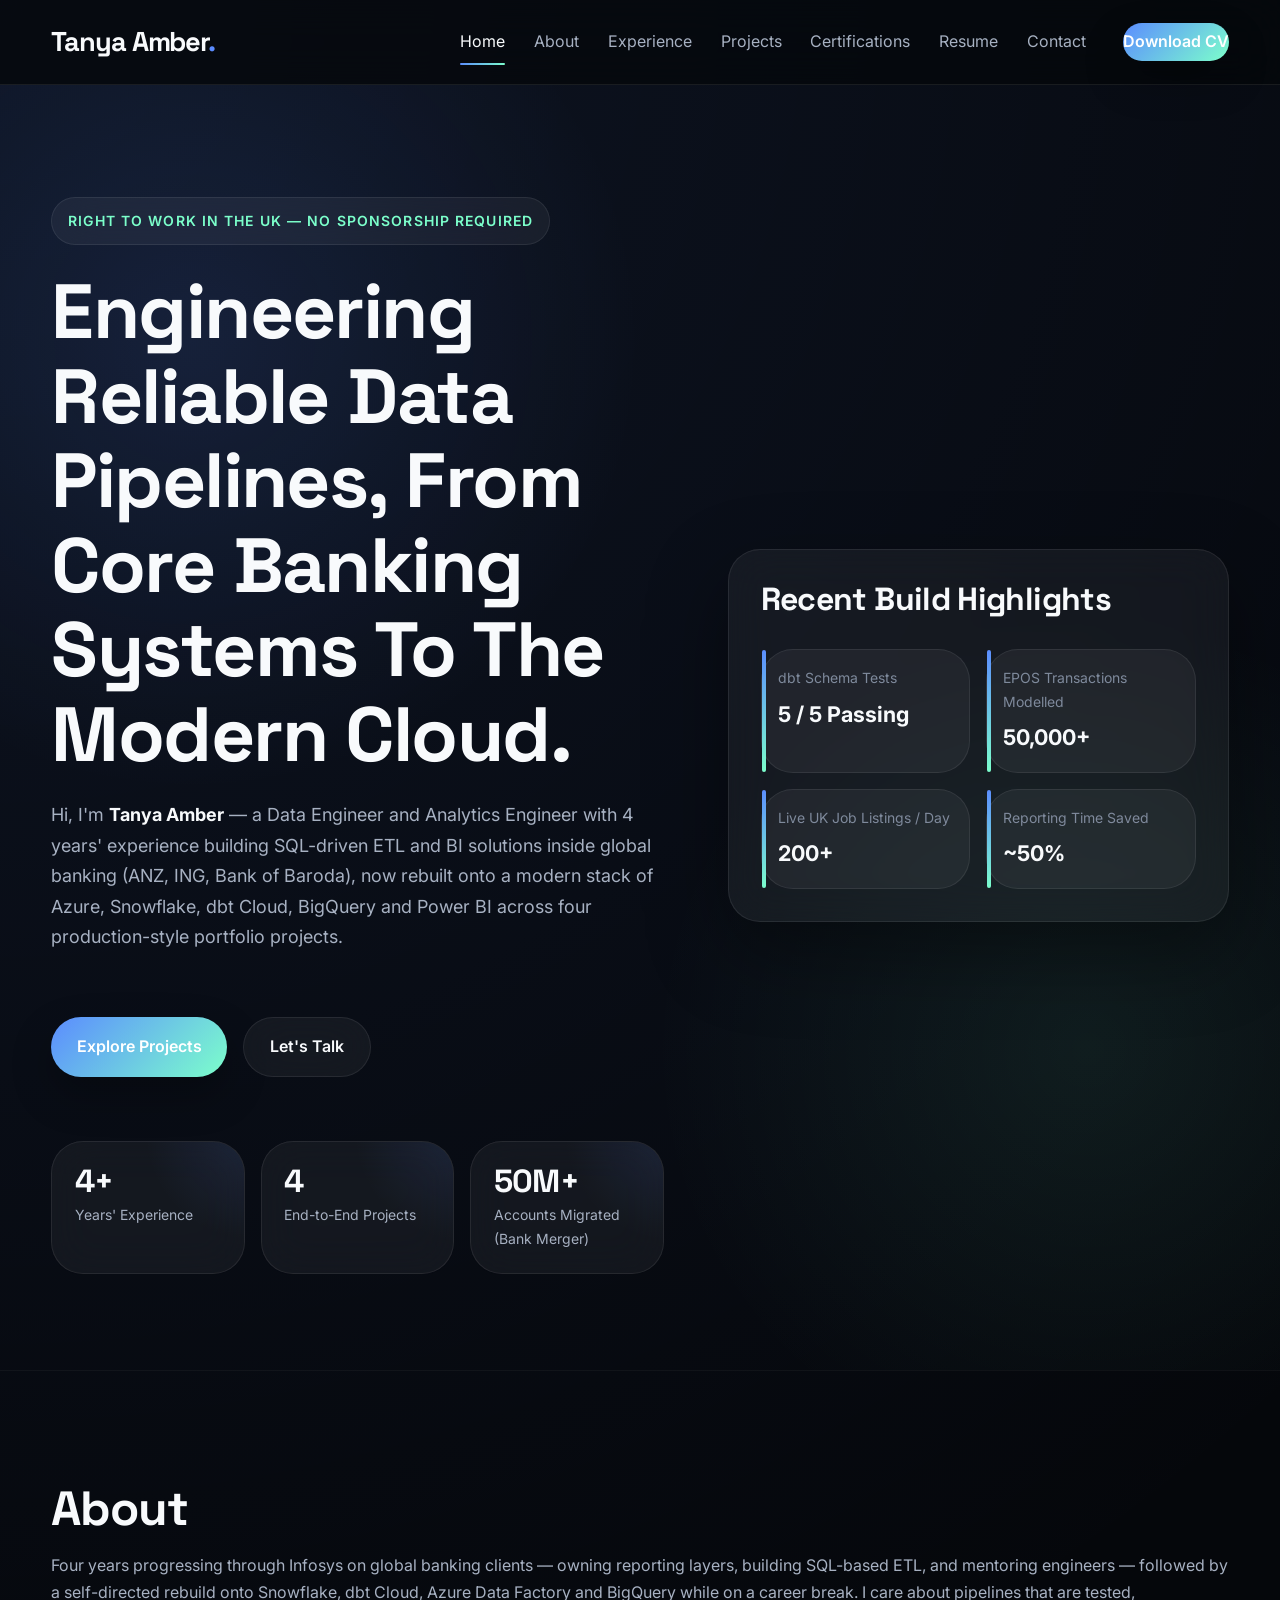
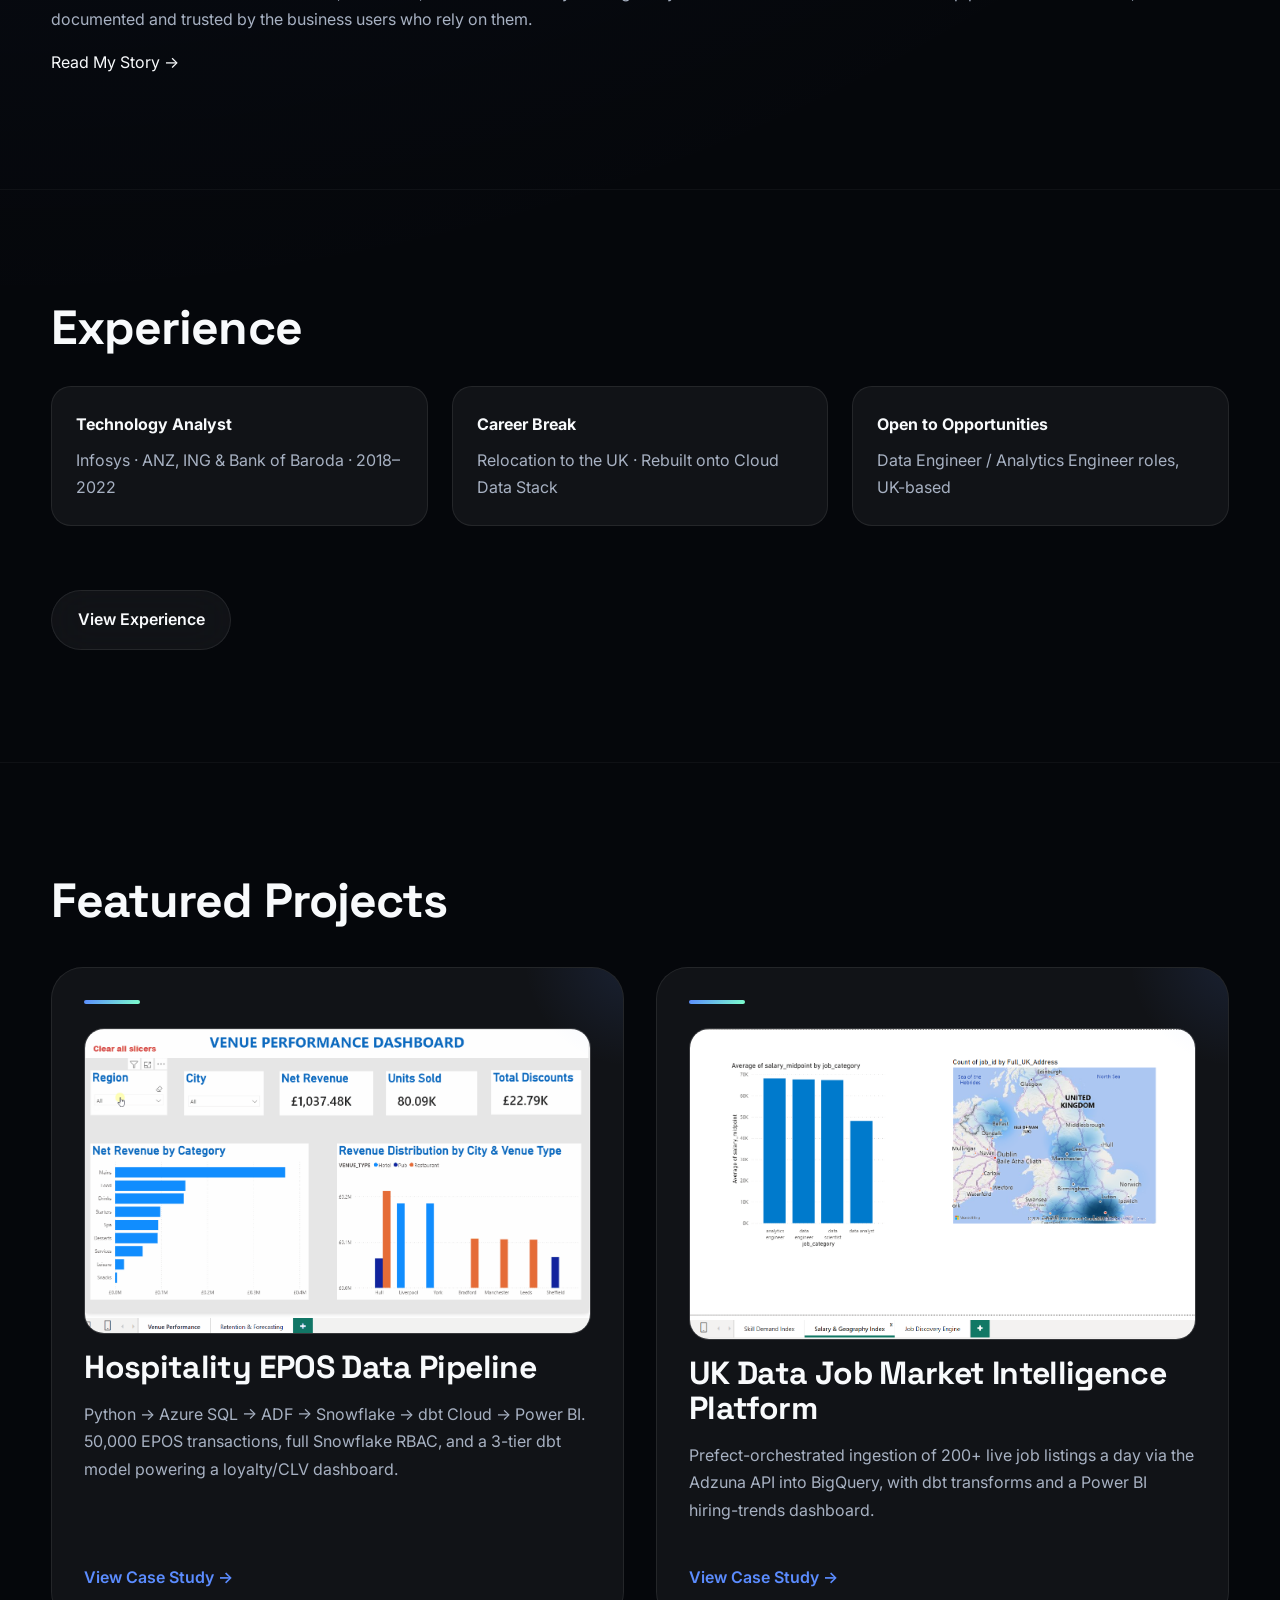
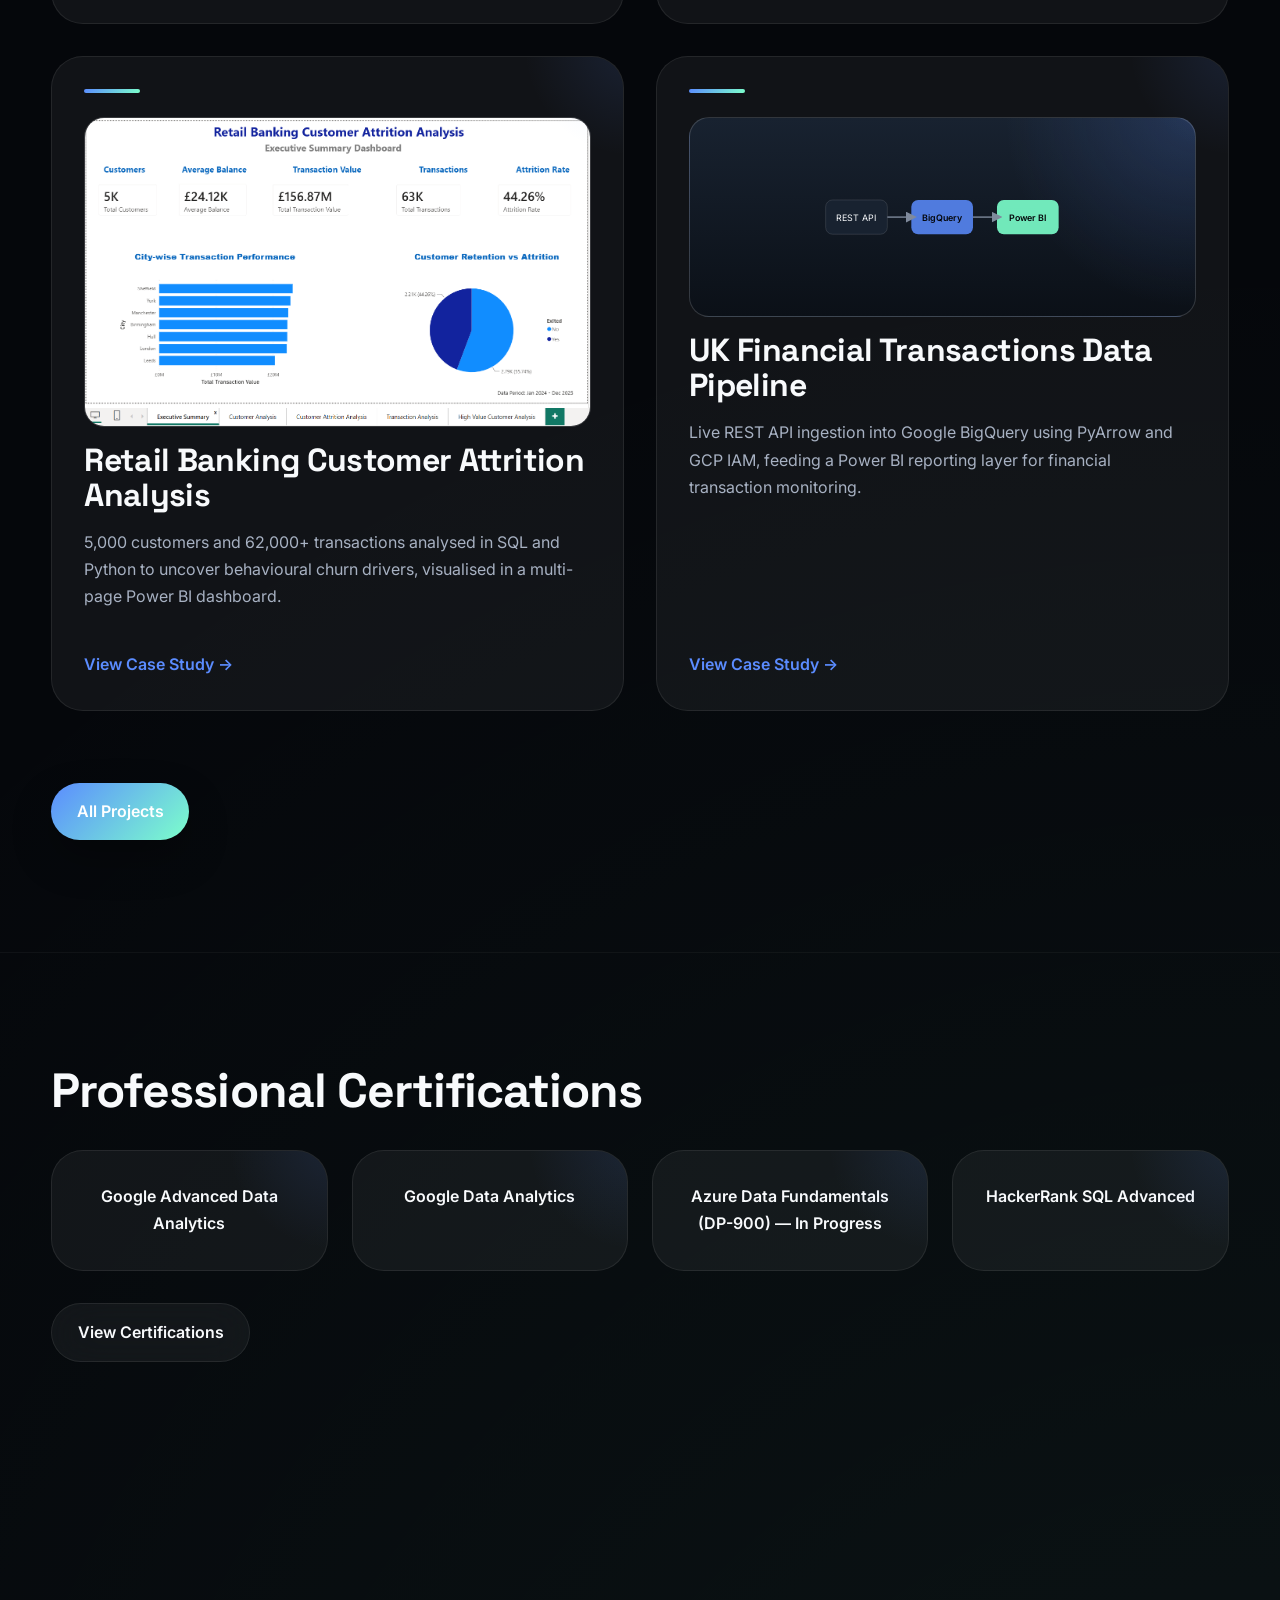
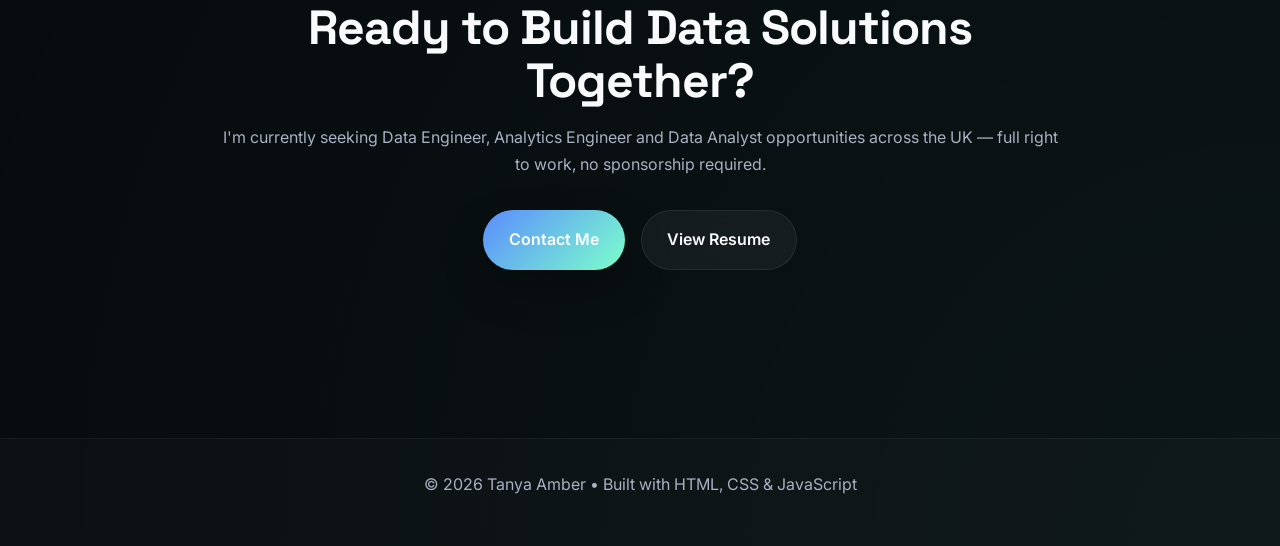
<file: index.html>
<!DOCTYPE html>
<html lang="en">
<head>
<meta charset="UTF-8">
<meta name="viewport" content="width=device-width, initial-scale=1.0">
<meta name="description" content="Tanya Amber — Data Engineer & Analytics Engineer. 4 years' banking ETL experience (ANZ, ING, Bank of Baroda) plus modern cloud projects across Azure, Snowflake, dbt and Power BI. Open to UK roles, no sponsorship required.">
<title>Tanya Amber | Data Engineer & Analytics Engineer</title>

<link rel="icon" href="data:image/svg+xml,%3Csvg xmlns='http://www.w3.org/2000/svg' viewBox='0 0 64 64'%3E%3Crect width='64' height='64' rx='14' fill='%23111827'/%3E%3Ctext x='32' y='44' font-family='Arial,sans-serif' font-size='34' font-weight='700' fill='%235B8CFF' text-anchor='middle'%3ET%3C/text%3E%3C/svg%3E">

<link rel="preconnect" href="https://fonts.googleapis.com">
<link rel="preconnect" href="https://fonts.gstatic.com" crossorigin>
<link href="https://fonts.googleapis.com/css2?family=Inter:wght@300;400;500;600;700;800&family=Space+Grotesk:wght@500;600;700&display=swap" rel="stylesheet">

<link rel="stylesheet" href="css/variables.css">
<link rel="stylesheet" href="css/base.css">
<link rel="stylesheet" href="css/layout.css">
<link rel="stylesheet" href="css/components.css">
<link rel="stylesheet" href="css/home.css">
<link rel="stylesheet" href="css/responsive.css">
</head>
<body>

<header class="site-header">
<div class="container">
<a class="logo" href="index.html">Tanya Amber<span>.</span></a>

<button class="nav-toggle" id="navToggle" aria-label="Toggle navigation" aria-expanded="false">
<span></span><span></span><span></span>
</button>

<nav id="siteNav">
<a class="active" href="index.html">Home</a>
<a href="about.html">About</a>
<a href="experience.html">Experience</a>
<a href="projects.html">Projects</a>
<a href="certifications.html">Certifications</a>
<a href="resume.html">Resume</a>
<a href="contact.html">Contact</a>
<a class="button primary nav-cta" href="assets/resume/Tanya-Amber-Resume.pdf">Download CV</a>
</nav>

</div>
</header>

<main>

<section class="hero">
<div class="container hero-grid">

<div class="hero-content">

<div class="eyebrow">RIGHT TO WORK IN THE UK — NO SPONSORSHIP REQUIRED</div>

<h1>Engineering Reliable Data Pipelines, From Core Banking Systems To The Modern Cloud.</h1>

<p class="lead">
Hi, I'm <strong>Tanya Amber</strong> — a Data Engineer and Analytics Engineer with
4 years' experience building SQL-driven ETL and BI solutions inside global banking
(ANZ, ING, Bank of Baroda), now rebuilt onto a modern stack of Azure, Snowflake,
dbt Cloud, BigQuery and Power BI across four production-style portfolio projects.
</p>

<div class="hero-actions">
<a class="button primary" href="projects.html">Explore Projects</a>
<a class="button secondary" href="contact.html">Let's Talk</a>
</div>

<div class="hero-metrics">

<div class="metric">
<h2>4+</h2>
<p>Years' Experience</p>
</div>

<div class="metric">
<h2>4</h2>
<p>End-to-End Projects</p>
</div>

<div class="metric">
<h2>50M+</h2>
<p>Accounts Migrated (Bank Merger)</p>
</div>

</div>

</div>

<div class="hero-dashboard">

<div class="dashboard">
<h3>Recent Build Highlights</h3>

<div class="kpis">
<div class="kpi">
<span>dbt Schema Tests</span>
<strong>5 / 5 Passing</strong>
</div>

<div class="kpi">
<span>EPOS Transactions Modelled</span>
<strong>50,000+</strong>
</div>

<div class="kpi">
<span>Live UK Job Listings / Day</span>
<strong>200+</strong>
</div>

<div class="kpi">
<span>Reporting Time Saved</span>
<strong>~50%</strong>
</div>
</div>

</div>

</div>

</div>
</section>

<section class="preview">
<div class="container">

<h2>About</h2>
<p>
Four years progressing through Infosys on global banking clients — owning reporting
layers, building SQL-based ETL, and mentoring engineers — followed by a self-directed
rebuild onto Snowflake, dbt Cloud, Azure Data Factory and BigQuery while on a career
break. I care about pipelines that are tested, documented and trusted by the business
users who rely on them.
</p>

<a class="text-link" href="about.html">Read My Story →</a>

</div>
</section>

<section class="preview">
<div class="container">

<h2>Experience</h2>

<div class="timeline-preview">

<div>
<strong>Technology Analyst</strong>
<p>Infosys · ANZ, ING & Bank of Baroda · 2018–2022</p>
</div>

<div>
<strong>Career Break</strong>
<p>Relocation to the UK · Rebuilt onto Cloud Data Stack</p>
</div>

<div>
<strong>Open to Opportunities</strong>
<p>Data Engineer / Analytics Engineer roles, UK-based</p>
</div>

</div>

<a class="button secondary" href="experience.html">View Experience</a>

</div>
</section>

<section class="preview">
<div class="container">

<h2>Featured Projects</h2>

<div class="project-grid">

<article class="project-card">
<img src="assets/screenshots/hospitality/dashboard-demo.gif" alt="Hospitality EPOS Power BI dashboard demo" style="width:100%;border-radius:var(--radius-md);margin-bottom:1rem;border:1px solid var(--color-border-strong);">
<h3>Hospitality EPOS Data Pipeline</h3>
<p>Python → Azure SQL → ADF → Snowflake → dbt Cloud → Power BI. 50,000 EPOS transactions, full Snowflake RBAC, and a 3-tier dbt model powering a loyalty/CLV dashboard.</p>
<a href="projects/hospitality-epos-pipeline.html">View Case Study →</a>
</article>

<article class="project-card">
<img src="assets/screenshots/job-market/salary-geography.png" alt="UK Data Job Market salary and geography dashboard" style="width:100%;border-radius:var(--radius-md);margin-bottom:1rem;border:1px solid var(--color-border-strong);">
<h3>UK Data Job Market Intelligence Platform</h3>
<p>Prefect-orchestrated ingestion of 200+ live job listings a day via the Adzuna API into BigQuery, with dbt transforms and a Power BI hiring-trends dashboard.</p>
<a href="projects/uk-data-job-market-platform.html">View Case Study →</a>
</article>

<article class="project-card">
<img src="assets/screenshots/retail-banking/01-executive-summary.png" alt="Retail Banking attrition analysis executive summary dashboard" style="width:100%;border-radius:var(--radius-md);margin-bottom:1rem;border:1px solid var(--color-border-strong);">
<h3>Retail Banking Customer Attrition Analysis</h3>
<p>5,000 customers and 62,000+ transactions analysed in SQL and Python to uncover behavioural churn drivers, visualised in a multi-page Power BI dashboard.</p>
<a href="projects/retail-banking.html">View Case Study →</a>
</article>

<article class="project-card">
<div style="width:100%;height:200px;border-radius:var(--radius-md);margin-bottom:1rem;border:1px solid var(--color-border-strong);background:radial-gradient(circle at top right,rgba(91,140,255,.18),transparent 35%),linear-gradient(180deg,#182230,#0b1017);display:flex;align-items:center;justify-content:center;">
<svg viewBox="0 0 400 260" width="90%" height="90%" role="img" aria-label="Pipeline diagram from REST API to BigQuery to Power BI">
<rect x="30" y="105" width="90" height="50" rx="10" fill="var(--color-surface-2)" stroke="var(--color-border-strong)"/>
<text x="75" y="135" text-anchor="middle" fill="var(--color-text)" font-family="Inter, sans-serif" font-size="13">REST API</text>
<rect x="155" y="105" width="90" height="50" rx="10" fill="var(--color-primary)" opacity="0.85"/>
<text x="200" y="135" text-anchor="middle" fill="#05070B" font-family="Inter, sans-serif" font-size="13" font-weight="600">BigQuery</text>
<rect x="280" y="105" width="90" height="50" rx="10" fill="var(--color-accent)" opacity="0.9"/>
<text x="325" y="135" text-anchor="middle" fill="#05070B" font-family="Inter, sans-serif" font-size="13" font-weight="600">Power BI</text>
<path d="M120,130 L155,130" stroke="var(--color-text-soft)" stroke-width="2" marker-end="url(#arrow)"/>
<path d="M245,130 L280,130" stroke="var(--color-text-soft)" stroke-width="2" marker-end="url(#arrow)"/>
<defs>
<marker id="arrow" markerWidth="8" markerHeight="8" refX="4" refY="4" orient="auto">
<path d="M0,0 L8,4 L0,8 Z" fill="var(--color-text-soft)"/>
</marker>
</defs>
</svg>
</div>
<h3>UK Financial Transactions Data Pipeline</h3>
<p>Live REST API ingestion into Google BigQuery using PyArrow and GCP IAM, feeding a Power BI reporting layer for financial transaction monitoring.</p>
<a href="projects/uk-financial-data-pipeline.html">View Case Study →</a>
</article>

</div>

<a class="button primary" href="projects.html">All Projects</a>

</div>
</section>

<section class="preview">
<div class="container">

<h2>Professional Certifications</h2>

<div class="cert-grid">
<div class="cert-card">Google Advanced Data Analytics</div>
<div class="cert-card">Google Data Analytics</div>
<div class="cert-card">Azure Data Fundamentals (DP-900) — In Progress</div>
<div class="cert-card">HackerRank SQL Advanced</div>
</div>

<a class="button secondary" href="certifications.html">View Certifications</a>

</div>
</section>

<section class="cta">
<div class="container">

<h2>Ready to Build Data Solutions Together?</h2>

<p>
I'm currently seeking Data Engineer, Analytics Engineer and Data Analyst
opportunities across the UK — full right to work, no sponsorship required.
</p>

<div class="hero-actions">
<a class="button primary" href="contact.html">Contact Me</a>
<a class="button secondary" href="resume.html">View Resume</a>
</div>

</div>
</section>

</main>

<footer class="site-footer">
<div class="container">
<p>© 2026 Tanya Amber • Built with HTML, CSS &amp; JavaScript</p>
</div>
</footer>

<script src="js/main.js"></script>
<script src="js/animations.js"></script>

</body>
</html>
</file>
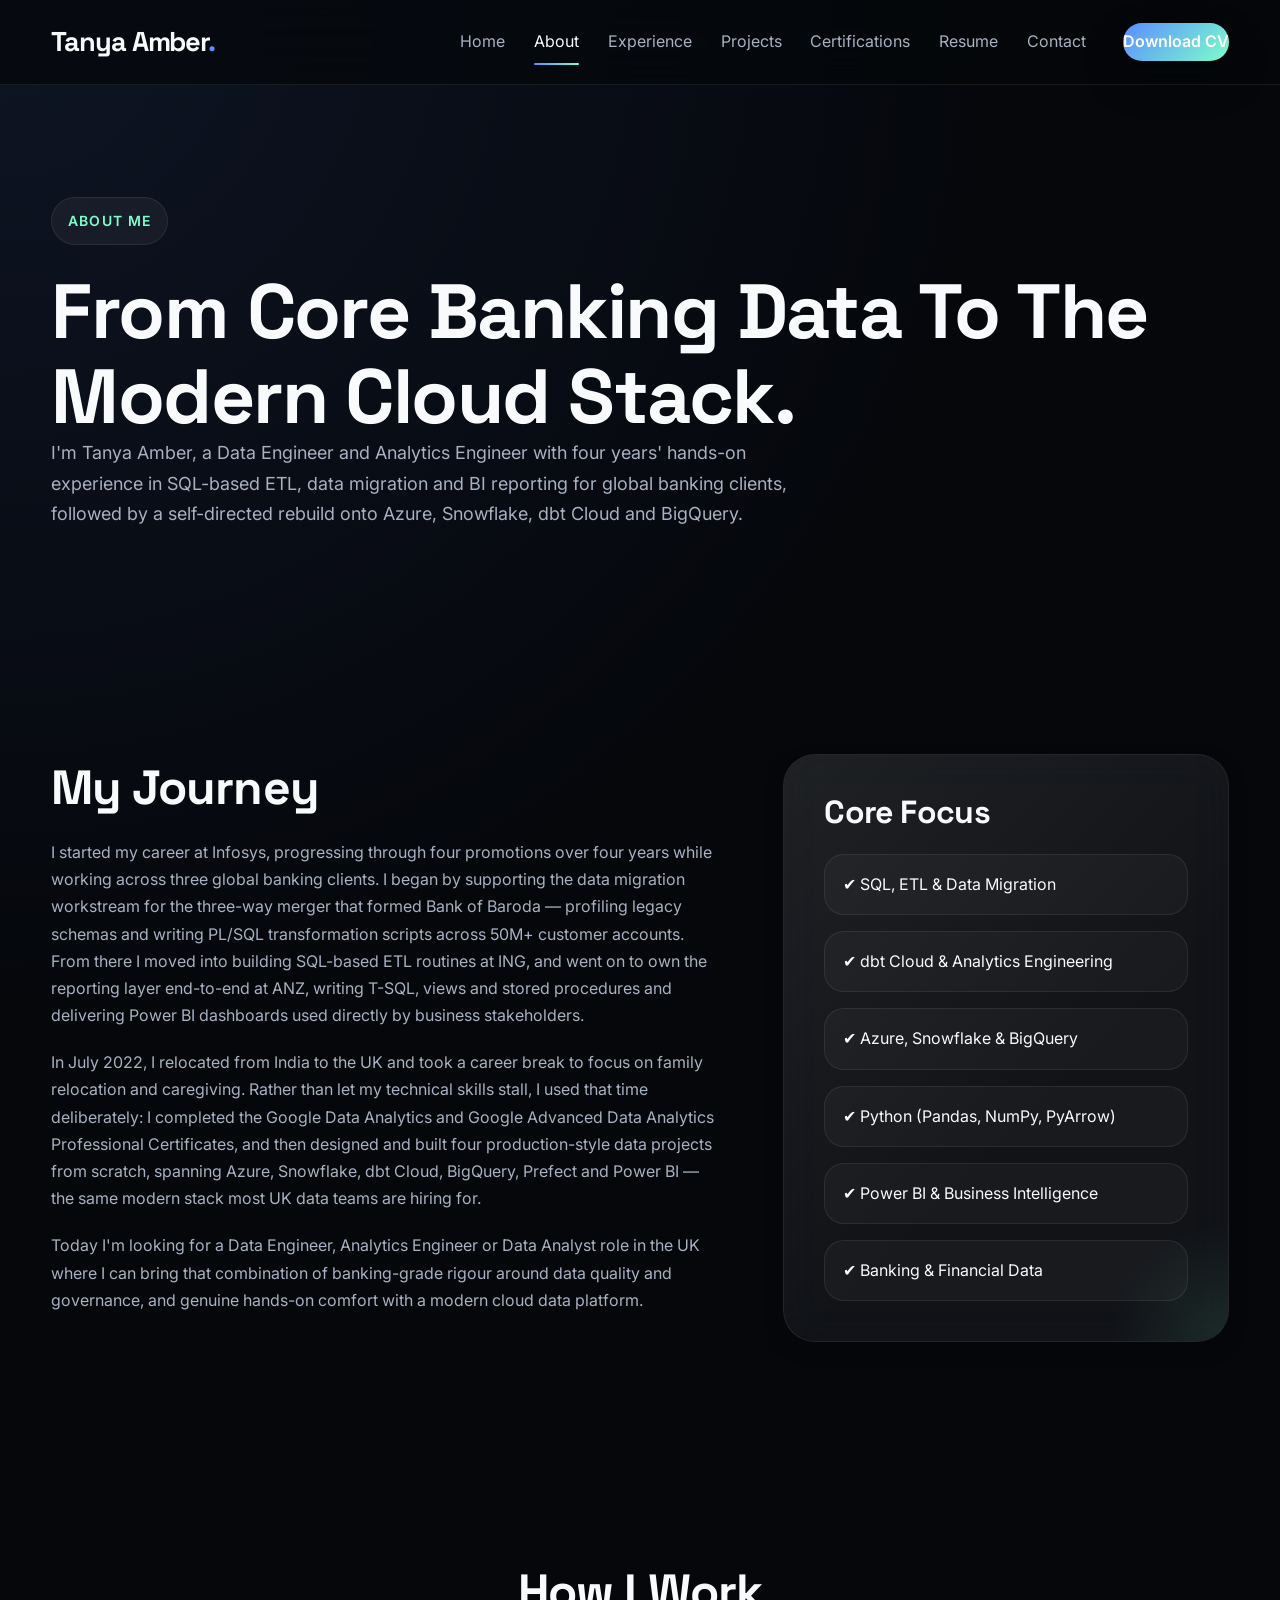
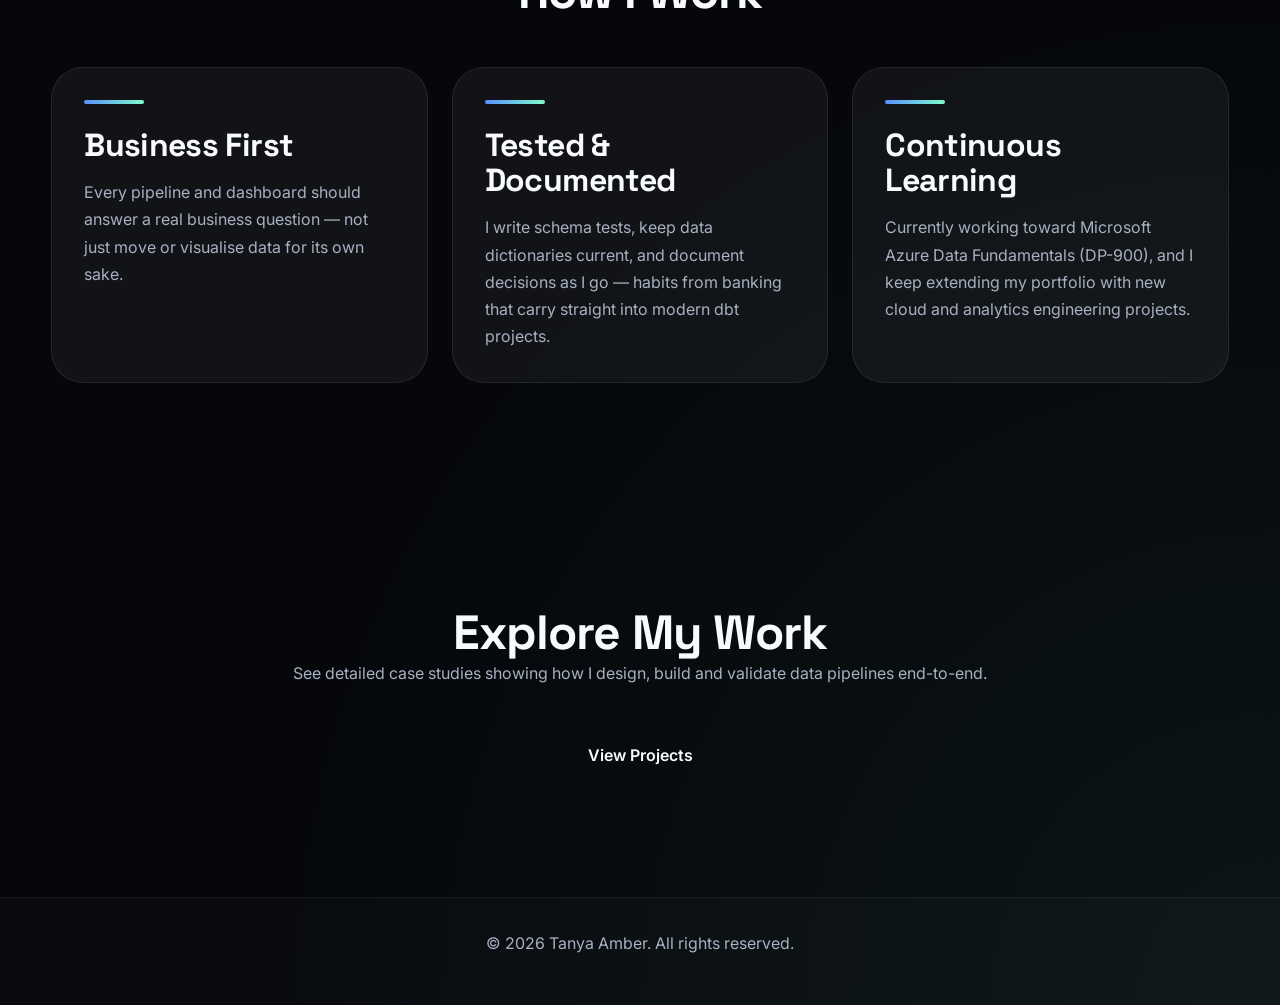
<file: about.html>
<!DOCTYPE html>
<html lang="en">
<head>
<meta charset="UTF-8">
<meta name="viewport" content="width=device-width, initial-scale=1.0">
<meta name="description" content="About Tanya Amber — Data Engineer and Analytics Engineer with 4 years' banking ETL experience and a self-directed rebuild onto Azure, Snowflake, dbt and Power BI.">
<title>About | Tanya Amber</title>
<link rel="icon" href="data:image/svg+xml,%3Csvg xmlns='http://www.w3.org/2000/svg' viewBox='0 0 64 64'%3E%3Crect width='64' height='64' rx='14' fill='%23111827'/%3E%3Ctext x='32' y='44' font-family='Arial,sans-serif' font-size='34' font-weight='700' fill='%235B8CFF' text-anchor='middle'%3ET%3C/text%3E%3C/svg%3E">

<link rel="preconnect" href="https://fonts.googleapis.com">
<link rel="preconnect" href="https://fonts.gstatic.com" crossorigin>
<link href="https://fonts.googleapis.com/css2?family=Inter:wght@300;400;500;600;700;800&family=Space+Grotesk:wght@500;600;700&display=swap" rel="stylesheet">

<link rel="stylesheet" href="css/variables.css">
<link rel="stylesheet" href="css/base.css">
<link rel="stylesheet" href="css/layout.css">
<link rel="stylesheet" href="css/components.css">
<link rel="stylesheet" href="css/about.css">
<link rel="stylesheet" href="css/responsive.css">
</head>

<body>

<header class="site-header">
<div class="container">
<a class="logo" href="index.html">Tanya Amber<span>.</span></a>

<button class="nav-toggle" id="navToggle" aria-label="Toggle navigation" aria-expanded="false">
<span></span><span></span><span></span>
</button>

<nav id="siteNav">
<a href="index.html">Home</a>
<a class="active" href="about.html">About</a>
<a href="experience.html">Experience</a>
<a href="projects.html">Projects</a>
<a href="certifications.html">Certifications</a>
<a href="resume.html">Resume</a>
<a href="contact.html">Contact</a>
<a class="button primary nav-cta" href="assets/resume/Tanya-Amber-Resume.pdf">Download CV</a>
</nav>
</div>
</header>

<main>

<section class="page-hero">

<div class="container">

<span class="eyebrow">ABOUT ME</span>

<h1>From Core Banking Data To The Modern Cloud Stack.</h1>

<p class="lead">
I'm Tanya Amber, a Data Engineer and Analytics Engineer with four years'
hands-on experience in SQL-based ETL, data migration and BI reporting for
global banking clients, followed by a self-directed rebuild onto Azure,
Snowflake, dbt Cloud and BigQuery.
</p>

</div>

</section>

<section class="about-story">

<div class="container two-column">

<div>

<h2>My Journey</h2>

<p>
I started my career at Infosys, progressing through four promotions over
four years while working across three global banking clients. I began by
supporting the data migration workstream for the three-way merger that
formed Bank of Baroda — profiling legacy schemas and writing PL/SQL
transformation scripts across 50M+ customer accounts. From there I moved
into building SQL-based ETL routines at ING, and went on to own the
reporting layer end-to-end at ANZ, writing T-SQL, views and stored
procedures and delivering Power BI dashboards used directly by business
stakeholders.
</p>

<p>
In July 2022, I relocated from India to the UK and took a career break to
focus on family relocation and caregiving. Rather than let my technical
skills stall, I used that time deliberately: I completed the Google Data
Analytics and Google Advanced Data Analytics Professional Certificates,
and then designed and built four production-style data projects from
scratch, spanning Azure, Snowflake, dbt Cloud, BigQuery, Prefect and
Power BI — the same modern stack most UK data teams are hiring for.
</p>

<p>
Today I'm looking for a Data Engineer, Analytics Engineer or Data Analyst
role in the UK where I can bring that combination of banking-grade rigour
around data quality and governance, and genuine hands-on comfort with a
modern cloud data platform.
</p>

</div>

<div class="glass-card">

<h3>Core Focus</h3>

<ul>

<li>✔ SQL, ETL &amp; Data Migration</li>
<li>✔ dbt Cloud &amp; Analytics Engineering</li>
<li>✔ Azure, Snowflake &amp; BigQuery</li>
<li>✔ Python (Pandas, NumPy, PyArrow)</li>
<li>✔ Power BI &amp; Business Intelligence</li>
<li>✔ Banking &amp; Financial Data</li>

</ul>

</div>

</div>

</section>

<section class="values">

<div class="container">

<h2>How I Work</h2>

<div class="cards">

<article class="card">
<h3>Business First</h3>
<p>Every pipeline and dashboard should answer a real business question — not just move or visualise data for its own sake.</p>
</article>

<article class="card">
<h3>Tested &amp; Documented</h3>
<p>I write schema tests, keep data dictionaries current, and document decisions as I go — habits from banking that carry straight into modern dbt projects.</p>
</article>

<article class="card">
<h3>Continuous Learning</h3>
<p>Currently working toward Microsoft Azure Data Fundamentals (DP-900), and I keep extending my portfolio with new cloud and analytics engineering projects.</p>
</article>

</div>

</div>

</section>

<section class="cta">

<div class="container">

<h2>Explore My Work</h2>

<p>See detailed case studies showing how I design, build and validate data pipelines end-to-end.</p>

<a class="button" href="projects.html">View Projects</a>

</div>

</section>

</main>

<footer class="site-footer">

<div class="container">

<p>© 2026 Tanya Amber. All rights reserved.</p>

</div>

</footer>

<script src="js/main.js"></script>

</body>
</html>
</file>
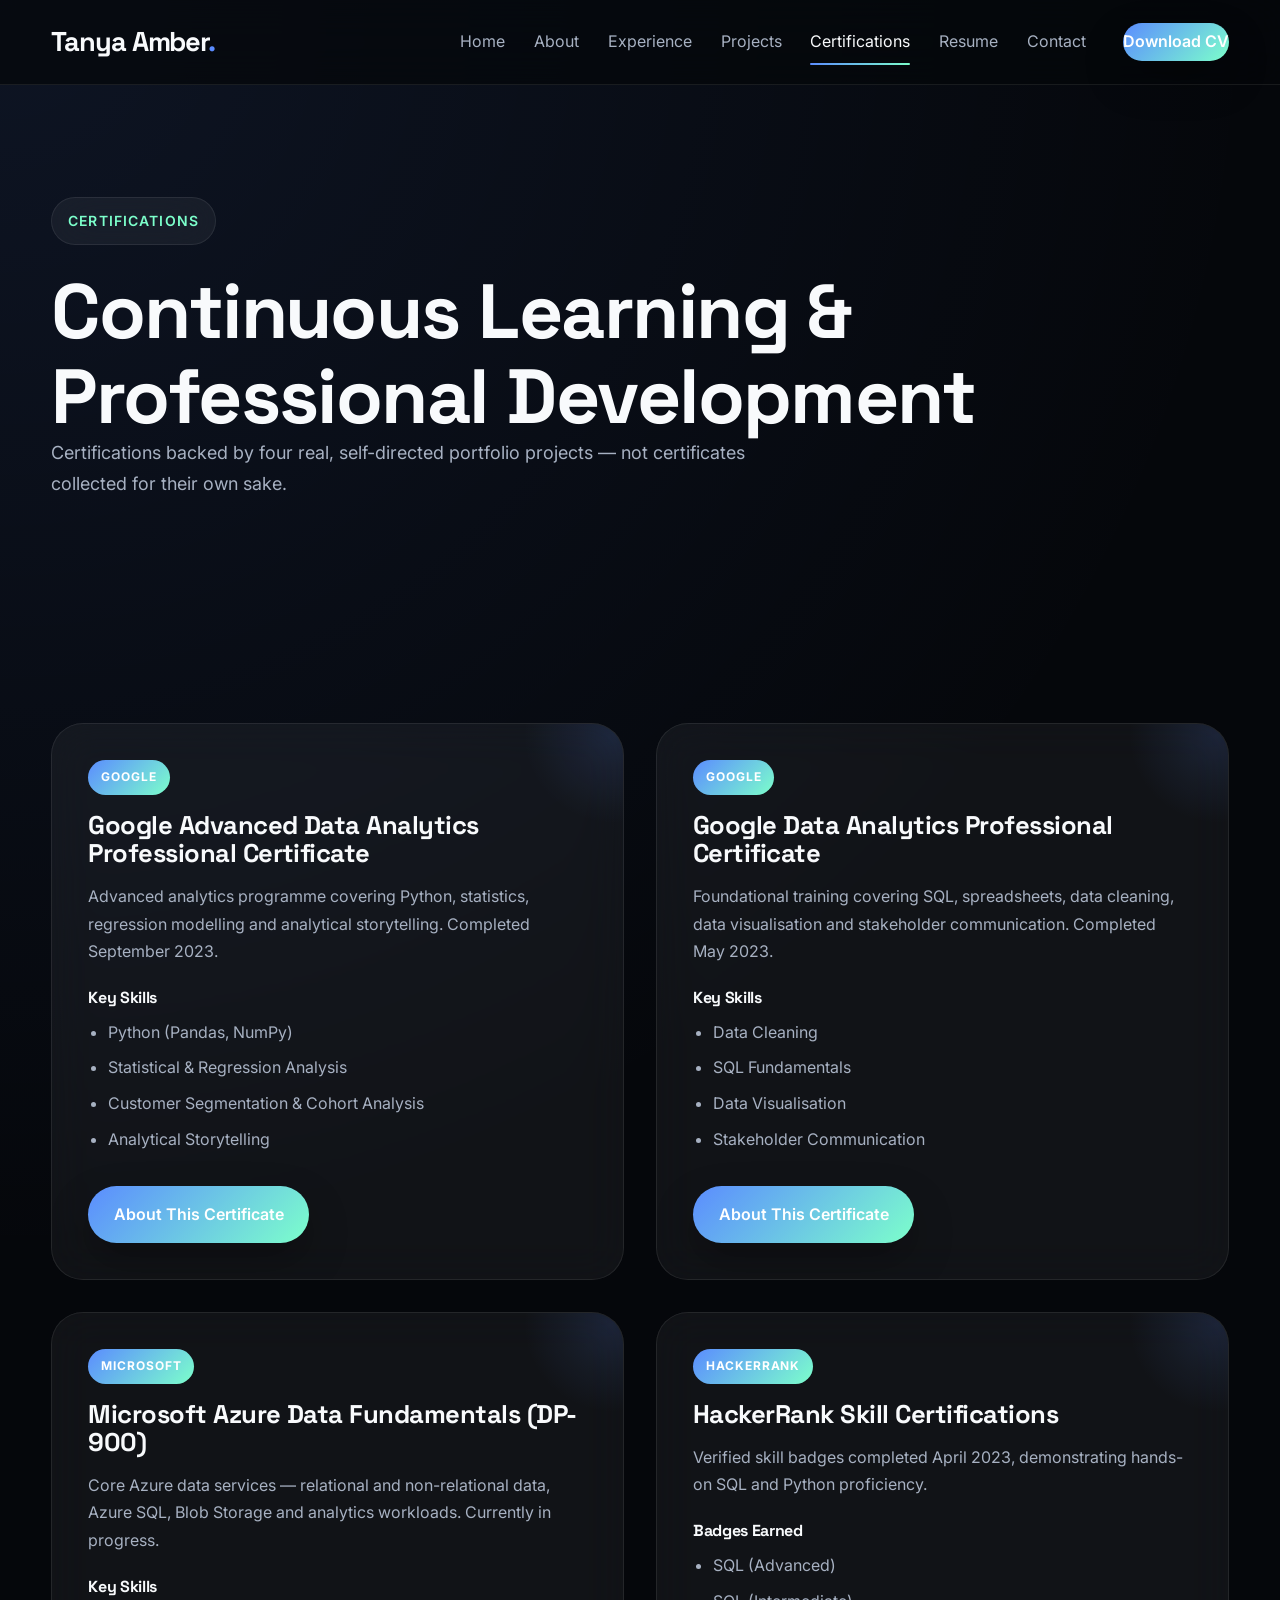
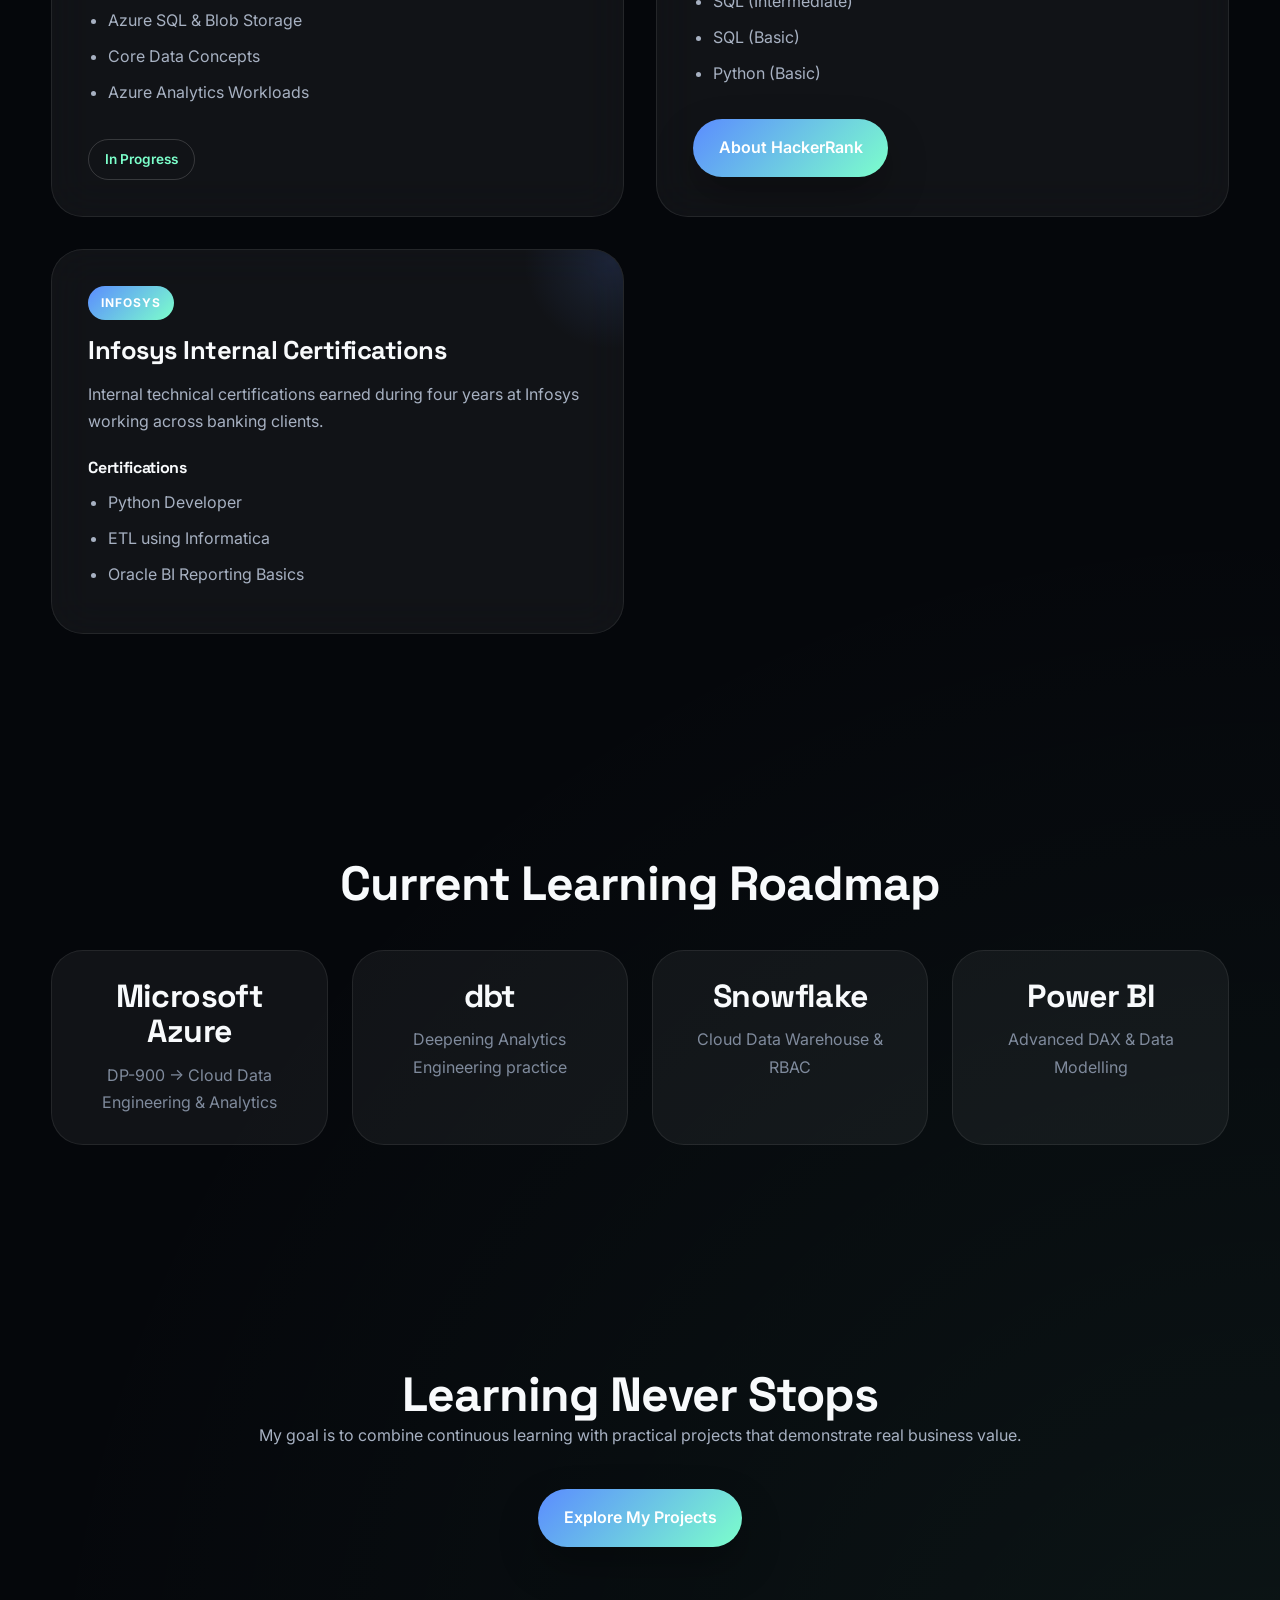
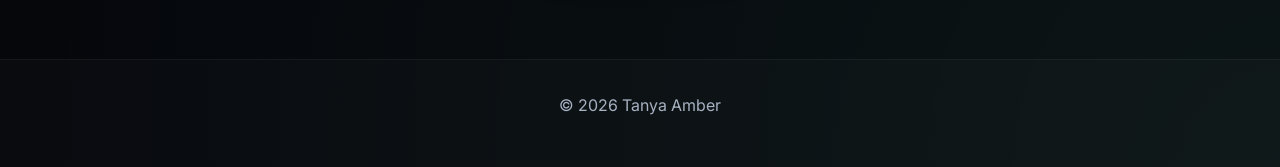
<file: certifications.html>
<!DOCTYPE html>
<html lang="en">
<head>
<meta charset="UTF-8">
<meta name="viewport" content="width=device-width, initial-scale=1.0">
<meta name="description" content="Tanya Amber's certifications: Google Data Analytics, Google Advanced Data Analytics, Microsoft Azure Data Fundamentals (in progress) and HackerRank SQL/Python badges.">
<title>Certifications | Tanya Amber</title>
<link rel="icon" href="data:image/svg+xml,%3Csvg xmlns='http://www.w3.org/2000/svg' viewBox='0 0 64 64'%3E%3Crect width='64' height='64' rx='14' fill='%23111827'/%3E%3Ctext x='32' y='44' font-family='Arial,sans-serif' font-size='34' font-weight='700' fill='%235B8CFF' text-anchor='middle'%3ET%3C/text%3E%3C/svg%3E">

<link rel="preconnect" href="https://fonts.googleapis.com">
<link rel="preconnect" href="https://fonts.gstatic.com" crossorigin>
<link href="https://fonts.googleapis.com/css2?family=Inter:wght@300;400;500;600;700;800&family=Space+Grotesk:wght@500;600;700&display=swap" rel="stylesheet">

<link rel="stylesheet" href="css/variables.css">
<link rel="stylesheet" href="css/base.css">
<link rel="stylesheet" href="css/layout.css">
<link rel="stylesheet" href="css/components.css">
<link rel="stylesheet" href="css/certifications.css">
<link rel="stylesheet" href="css/responsive.css">
</head>
<body>

<header class="site-header">
<div class="container">
<a class="logo" href="index.html">Tanya Amber<span>.</span></a>

<button class="nav-toggle" id="navToggle" aria-label="Toggle navigation" aria-expanded="false">
<span></span><span></span><span></span>
</button>

<nav id="siteNav">
<a href="index.html">Home</a>
<a href="about.html">About</a>
<a href="experience.html">Experience</a>
<a href="projects.html">Projects</a>
<a class="active" href="certifications.html">Certifications</a>
<a href="resume.html">Resume</a>
<a href="contact.html">Contact</a>
<a class="button primary nav-cta" href="assets/resume/Tanya-Amber-Resume.pdf">Download CV</a>
</nav>
</div>
</header>

<main>

<section class="page-hero">
<div class="container">

<span class="eyebrow">CERTIFICATIONS</span>

<h1>Continuous Learning &amp; Professional Development</h1>

<p class="lead">
Certifications backed by four real, self-directed portfolio projects —
not certificates collected for their own sake.
</p>

</div>
</section>

<section class="certifications-grid">

<div class="container">

<article class="certificate-card featured">

<div class="certificate-badge">GOOGLE</div>

<h2>Google Advanced Data Analytics Professional Certificate</h2>

<p>
Advanced analytics programme covering Python, statistics, regression
modelling and analytical storytelling. Completed September 2023.
</p>

<h3>Key Skills</h3>

<ul>
<li>Python (Pandas, NumPy)</li>
<li>Statistical &amp; Regression Analysis</li>
<li>Customer Segmentation &amp; Cohort Analysis</li>
<li>Analytical Storytelling</li>
</ul>

<div class="certificate-actions">
<a class="button primary" href="https://grow.google/certificates/data-analytics/" target="_blank" rel="noopener">About This Certificate</a>
</div>

</article>

<article class="certificate-card featured">

<div class="certificate-badge">GOOGLE</div>

<h2>Google Data Analytics Professional Certificate</h2>

<p>
Foundational training covering SQL, spreadsheets, data cleaning, data
visualisation and stakeholder communication. Completed May 2023.
</p>

<h3>Key Skills</h3>

<ul>
<li>Data Cleaning</li>
<li>SQL Fundamentals</li>
<li>Data Visualisation</li>
<li>Stakeholder Communication</li>
</ul>

<div class="certificate-actions">
<a class="button primary" href="https://grow.google/certificates/data-analytics/" target="_blank" rel="noopener">About This Certificate</a>
</div>

</article>

<article class="certificate-card featured">

<div class="certificate-badge">MICROSOFT</div>

<h2>Microsoft Azure Data Fundamentals (DP-900)</h2>

<p>
Core Azure data services — relational and non-relational data, Azure SQL,
Blob Storage and analytics workloads. Currently in progress.
</p>

<h3>Key Skills</h3>

<ul>
<li>Azure SQL &amp; Blob Storage</li>
<li>Core Data Concepts</li>
<li>Azure Analytics Workloads</li>
</ul>

<div class="certificate-actions">
<span class="cert-status">In Progress</span>
</div>

</article>

<article class="certificate-card featured">

<div class="certificate-badge">HACKERRANK</div>

<h2>HackerRank Skill Certifications</h2>

<p>
Verified skill badges completed April 2023, demonstrating hands-on SQL
and Python proficiency.
</p>

<h3>Badges Earned</h3>

<ul>
<li>SQL (Advanced)</li>
<li>SQL (Intermediate)</li>
<li>SQL (Basic)</li>
<li>Python (Basic)</li>
</ul>

<div class="certificate-actions">
<a class="button primary" href="https://www.hackerrank.com/" target="_blank" rel="noopener">About HackerRank</a>
</div>

</article>

<article class="certificate-card featured">

<div class="certificate-badge">INFOSYS</div>

<h2>Infosys Internal Certifications</h2>

<p>
Internal technical certifications earned during four years at Infosys
working across banking clients.
</p>

<h3>Certifications</h3>

<ul>
<li>Python Developer</li>
<li>ETL using Informatica</li>
<li>Oracle BI Reporting Basics</li>
</ul>

</article>

</div>

</section>

<section class="learning-roadmap">

<div class="container">

<h2>Current Learning Roadmap</h2>

<div class="roadmap">

<div class="roadmap-item">
<h3>Microsoft Azure</h3>
<p>DP-900 → Cloud Data Engineering &amp; Analytics</p>
</div>

<div class="roadmap-item">
<h3>dbt</h3>
<p>Deepening Analytics Engineering practice</p>
</div>

<div class="roadmap-item">
<h3>Snowflake</h3>
<p>Cloud Data Warehouse &amp; RBAC</p>
</div>

<div class="roadmap-item">
<h3>Power BI</h3>
<p>Advanced DAX &amp; Data Modelling</p>
</div>

</div>

</div>

</section>

<section class="cta">
<div class="container">

<h2>Learning Never Stops</h2>

<p>
My goal is to combine continuous learning with practical projects that
demonstrate real business value.
</p>

<a class="button primary" href="projects.html">Explore My Projects</a>

</div>
</section>

</main>

<footer class="site-footer">
<div class="container">
<p>© 2026 Tanya Amber</p>
</div>
</footer>

<script src="js/main.js"></script>

</body>
</html>
</file>
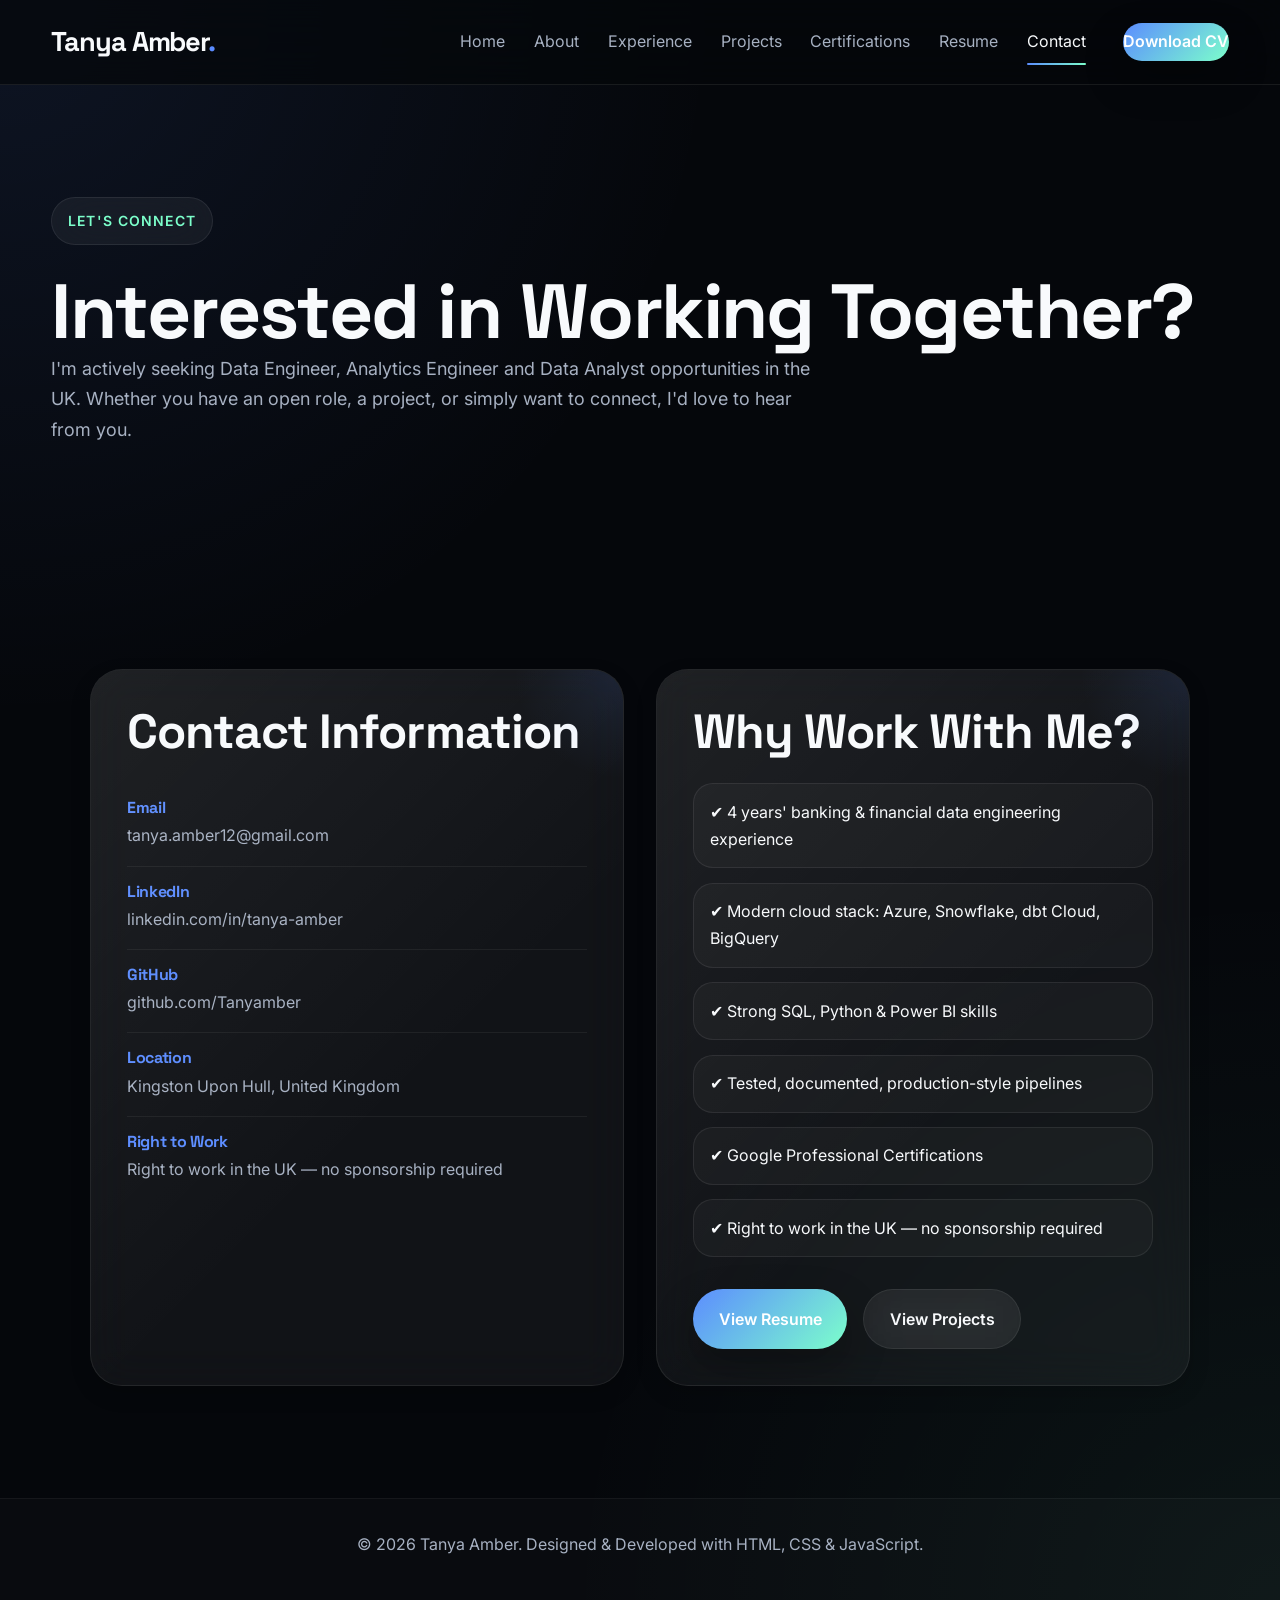
<file: contact.html>
<!DOCTYPE html>
<html lang="en">
<head>
<meta charset="UTF-8">
<meta name="viewport" content="width=device-width, initial-scale=1.0">
<meta name="description" content="Contact Tanya Amber — Data Engineer and Analytics Engineer, open to UK opportunities, no sponsorship required.">
<title>Contact | Tanya Amber</title>
<link rel="icon" href="data:image/svg+xml,%3Csvg xmlns='http://www.w3.org/2000/svg' viewBox='0 0 64 64'%3E%3Crect width='64' height='64' rx='14' fill='%23111827'/%3E%3Ctext x='32' y='44' font-family='Arial,sans-serif' font-size='34' font-weight='700' fill='%235B8CFF' text-anchor='middle'%3ET%3C/text%3E%3C/svg%3E">

<link rel="preconnect" href="https://fonts.googleapis.com">
<link rel="preconnect" href="https://fonts.gstatic.com" crossorigin>
<link href="https://fonts.googleapis.com/css2?family=Inter:wght@300;400;500;600;700;800&family=Space+Grotesk:wght@500;600;700&display=swap" rel="stylesheet">

<link rel="stylesheet" href="css/variables.css">
<link rel="stylesheet" href="css/base.css">
<link rel="stylesheet" href="css/layout.css">
<link rel="stylesheet" href="css/components.css">
<link rel="stylesheet" href="css/contact.css">
<link rel="stylesheet" href="css/responsive.css">
</head>
<body>

<header class="site-header">
<div class="container">
<a class="logo" href="index.html">Tanya Amber<span>.</span></a>

<button class="nav-toggle" id="navToggle" aria-label="Toggle navigation" aria-expanded="false">
<span></span><span></span><span></span>
</button>

<nav id="siteNav">
<a href="index.html">Home</a>
<a href="about.html">About</a>
<a href="experience.html">Experience</a>
<a href="projects.html">Projects</a>
<a href="certifications.html">Certifications</a>
<a href="resume.html">Resume</a>
<a class="active" href="contact.html">Contact</a>
<a class="button primary nav-cta" href="assets/resume/Tanya-Amber-Resume.pdf">Download CV</a>
</nav>
</div>
</header>

<main>

<section class="page-hero">
<div class="container">

<span class="eyebrow">LET'S CONNECT</span>

<h1>Interested in Working Together?</h1>

<p class="lead">
I'm actively seeking Data Engineer, Analytics Engineer and Data Analyst
opportunities in the UK. Whether you have an open role, a project, or
simply want to connect, I'd love to hear from you.
</p>

</div>
</section>

<section class="contact-section">

<div class="container">

<div class="contact-grid">

<div class="glass-card">

<h2>Contact Information</h2>

<div class="contact-item">
<h3>Email</h3>
<p><a href="mailto:tanya.amber12@gmail.com">tanya.amber12@gmail.com</a></p>
</div>


<div class="contact-item">
<h3>LinkedIn</h3>
<p><a href="https://linkedin.com/in/tanya-amber" target="_blank" rel="noopener">linkedin.com/in/tanya-amber</a></p>
</div>

<div class="contact-item">
<h3>GitHub</h3>
<p><a href="https://github.com/Tanyamber" target="_blank" rel="noopener">github.com/Tanyamber</a></p>
</div>

<div class="contact-item">
<h3>Location</h3>
<p>Kingston Upon Hull, United Kingdom</p>
</div>

<div class="contact-item">
<h3>Right to Work</h3>
<p>Right to work in the UK — no sponsorship required</p>
</div>

</div>

<div class="glass-card">

<h2>Why Work With Me?</h2>

<ul>
<li>✔ 4 years' banking &amp; financial data engineering experience</li>
<li>✔ Modern cloud stack: Azure, Snowflake, dbt Cloud, BigQuery</li>
<li>✔ Strong SQL, Python &amp; Power BI skills</li>
<li>✔ Tested, documented, production-style pipelines</li>
<li>✔ Google Professional Certifications</li>
<li>✔ Right to work in the UK — no sponsorship required</li>
</ul>

<div class="cta-buttons">
<a class="button primary" href="resume.html">View Resume</a>
<a class="button secondary" href="projects.html">View Projects</a>
</div>

</div>

</div>

</div>

</section>

</main>

<footer class="site-footer">
<div class="container">
<p>© 2026 Tanya Amber. Designed &amp; Developed with HTML, CSS &amp; JavaScript.</p>
</div>
</footer>

<script src="js/main.js"></script>

</body>
</html>
</file>
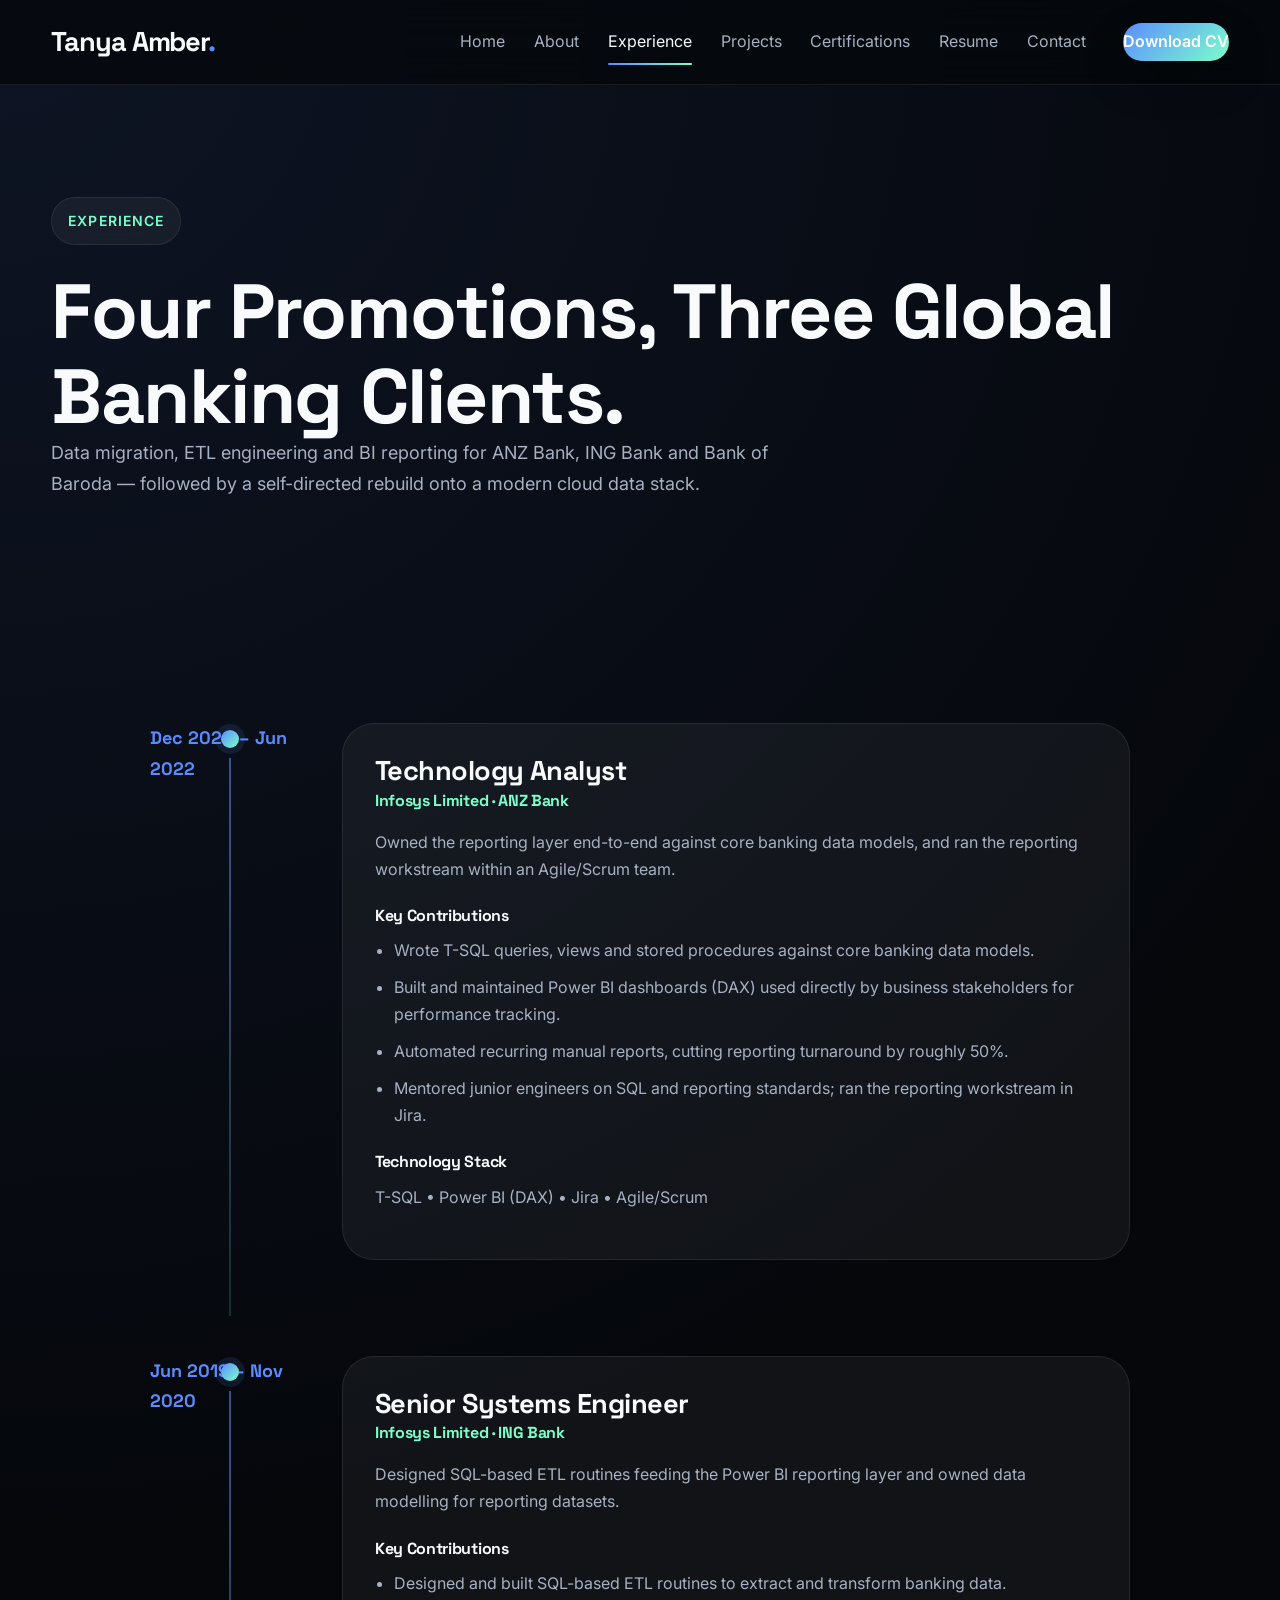
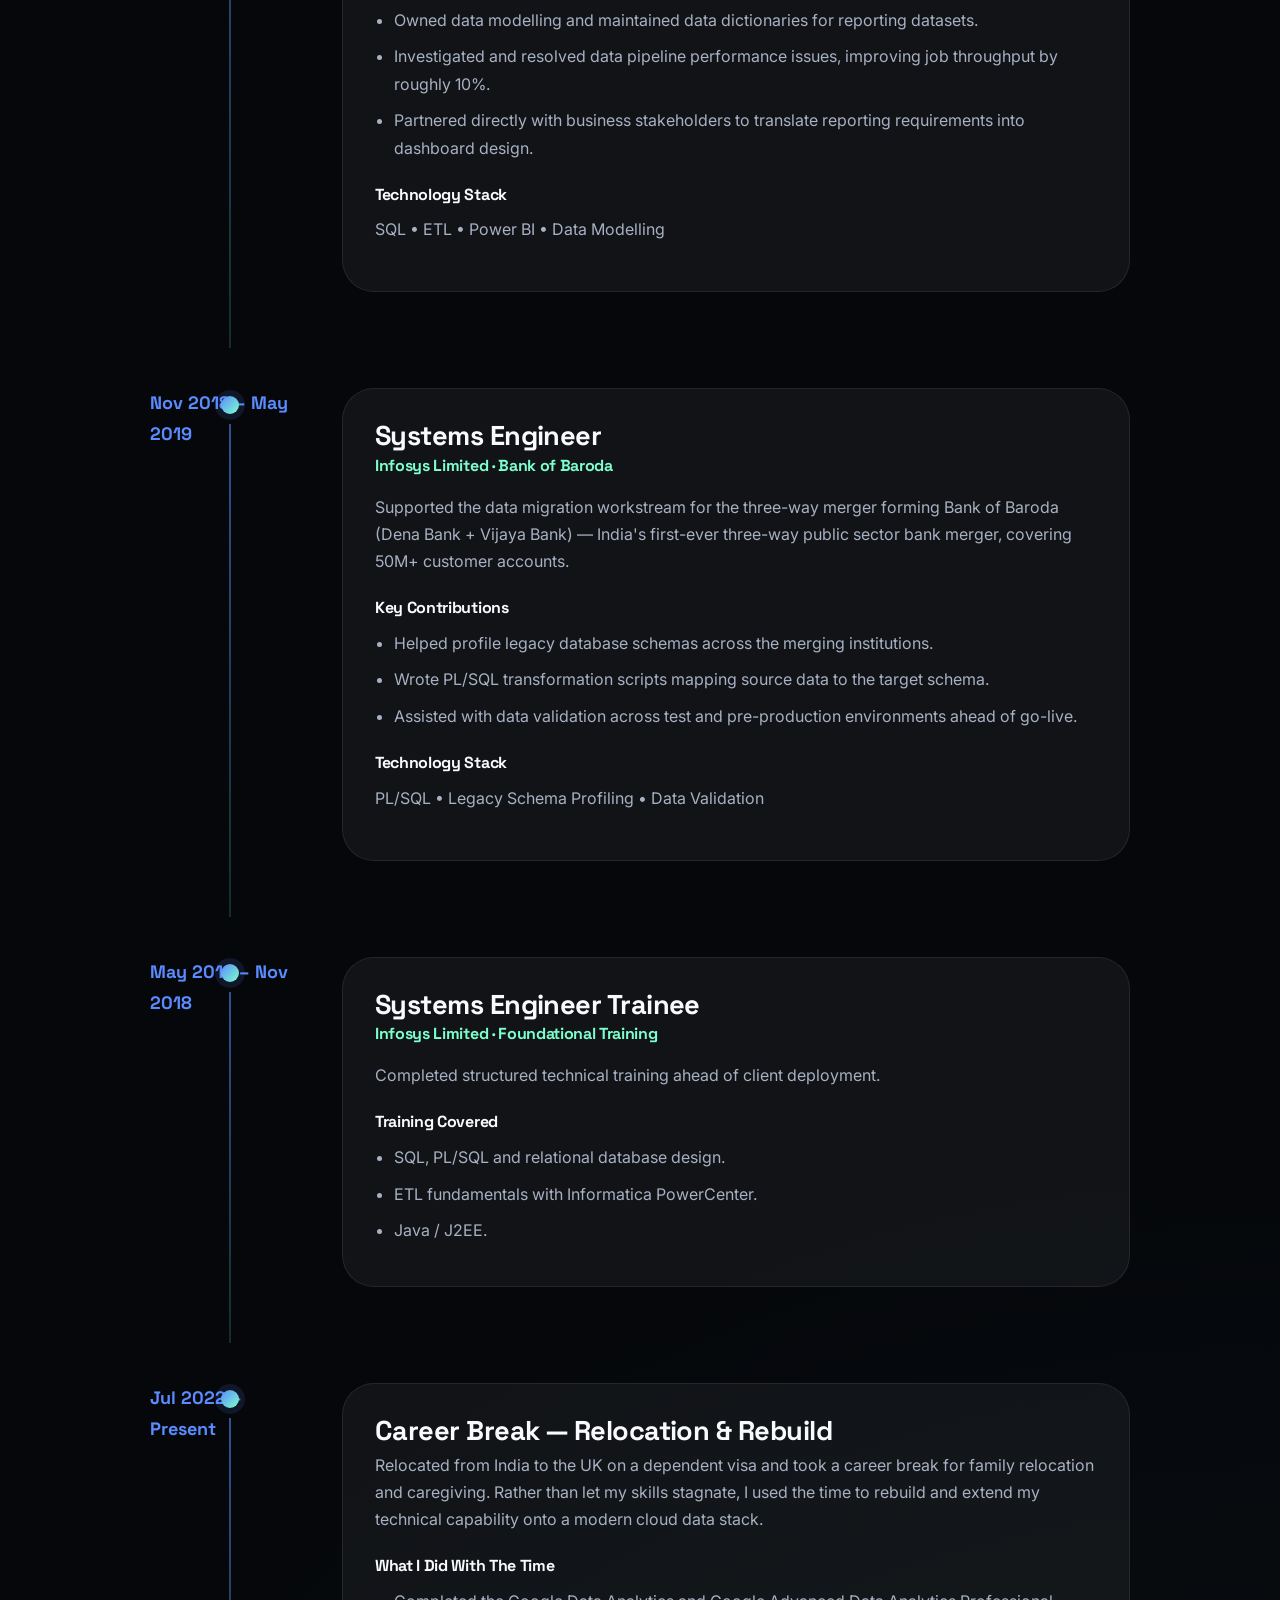
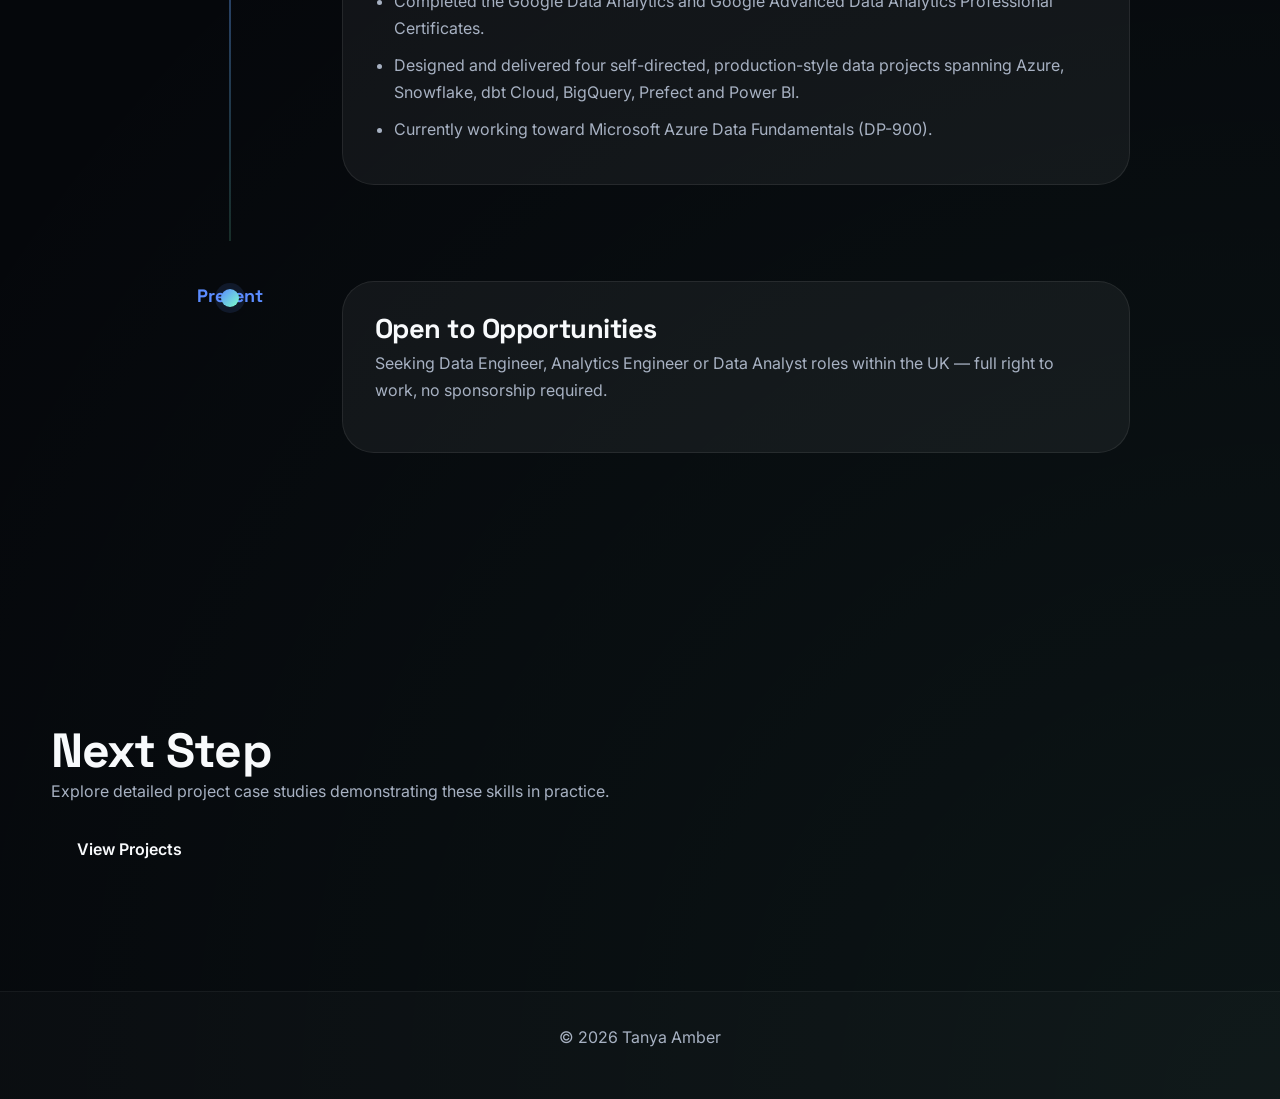
<file: experience.html>
<!DOCTYPE html>
<html lang="en">
<head>
<meta charset="UTF-8">
<meta name="viewport" content="width=device-width, initial-scale=1.0">
<meta name="description" content="Tanya Amber's professional experience: four promotions at Infosys across ANZ Bank, ING Bank and Bank of Baroda, plus a self-directed rebuild onto the modern cloud data stack.">
<title>Experience | Tanya Amber</title>
<link rel="icon" href="data:image/svg+xml,%3Csvg xmlns='http://www.w3.org/2000/svg' viewBox='0 0 64 64'%3E%3Crect width='64' height='64' rx='14' fill='%23111827'/%3E%3Ctext x='32' y='44' font-family='Arial,sans-serif' font-size='34' font-weight='700' fill='%235B8CFF' text-anchor='middle'%3ET%3C/text%3E%3C/svg%3E">

<link rel="preconnect" href="https://fonts.googleapis.com">
<link rel="preconnect" href="https://fonts.gstatic.com" crossorigin>
<link href="https://fonts.googleapis.com/css2?family=Inter:wght@300;400;500;600;700;800&family=Space+Grotesk:wght@500;600;700&display=swap" rel="stylesheet">

<link rel="stylesheet" href="css/variables.css">
<link rel="stylesheet" href="css/base.css">
<link rel="stylesheet" href="css/layout.css">
<link rel="stylesheet" href="css/components.css">
<link rel="stylesheet" href="css/experience.css">
<link rel="stylesheet" href="css/responsive.css">
</head>
<body>

<header class="site-header">
<div class="container">
<a class="logo" href="index.html">Tanya Amber<span>.</span></a>

<button class="nav-toggle" id="navToggle" aria-label="Toggle navigation" aria-expanded="false">
<span></span><span></span><span></span>
</button>

<nav id="siteNav">
<a href="index.html">Home</a>
<a href="about.html">About</a>
<a class="active" href="experience.html">Experience</a>
<a href="projects.html">Projects</a>
<a href="certifications.html">Certifications</a>
<a href="resume.html">Resume</a>
<a href="contact.html">Contact</a>
<a class="button primary nav-cta" href="assets/resume/Tanya-Amber-Resume.pdf">Download CV</a>
</nav>
</div>
</header>

<main>

<section class="page-hero">
<div class="container">
<span class="eyebrow">EXPERIENCE</span>
<h1>Four Promotions, Three Global Banking Clients.</h1>
<p class="lead">
Data migration, ETL engineering and BI reporting for ANZ Bank, ING Bank and
Bank of Baroda — followed by a self-directed rebuild onto a modern cloud
data stack.
</p>
</div>
</section>

<section class="timeline-section">
<div class="container">

<div class="timeline-item">
<div class="year">Dec 2020 – Jun 2022</div>
<div class="content">
<h2>Technology Analyst</h2>
<h3>Infosys Limited · ANZ Bank</h3>
<p>Owned the reporting layer end-to-end against core banking data models, and ran the reporting workstream within an Agile/Scrum team.</p>

<h4>Key Contributions</h4>
<ul>
<li>Wrote T-SQL queries, views and stored procedures against core banking data models.</li>
<li>Built and maintained Power BI dashboards (DAX) used directly by business stakeholders for performance tracking.</li>
<li>Automated recurring manual reports, cutting reporting turnaround by roughly 50%.</li>
<li>Mentored junior engineers on SQL and reporting standards; ran the reporting workstream in Jira.</li>
</ul>

<h4>Technology Stack</h4>
<p>T-SQL • Power BI (DAX) • Jira • Agile/Scrum</p>
</div>
</div>

<div class="timeline-item">
<div class="year">Jun 2019 – Nov 2020</div>
<div class="content">
<h2>Senior Systems Engineer</h2>
<h3>Infosys Limited · ING Bank</h3>
<p>Designed SQL-based ETL routines feeding the Power BI reporting layer and owned data modelling for reporting datasets.</p>

<h4>Key Contributions</h4>
<ul>
<li>Designed and built SQL-based ETL routines to extract and transform banking data.</li>
<li>Owned data modelling and maintained data dictionaries for reporting datasets.</li>
<li>Investigated and resolved data pipeline performance issues, improving job throughput by roughly 10%.</li>
<li>Partnered directly with business stakeholders to translate reporting requirements into dashboard design.</li>
</ul>

<h4>Technology Stack</h4>
<p>SQL • ETL • Power BI • Data Modelling</p>
</div>
</div>

<div class="timeline-item">
<div class="year">Nov 2018 – May 2019</div>
<div class="content">
<h2>Systems Engineer</h2>
<h3>Infosys Limited · Bank of Baroda</h3>
<p>Supported the data migration workstream for the three-way merger forming Bank of Baroda (Dena Bank + Vijaya Bank) — India's first-ever three-way public sector bank merger, covering 50M+ customer accounts.</p>

<h4>Key Contributions</h4>
<ul>
<li>Helped profile legacy database schemas across the merging institutions.</li>
<li>Wrote PL/SQL transformation scripts mapping source data to the target schema.</li>
<li>Assisted with data validation across test and pre-production environments ahead of go-live.</li>
</ul>

<h4>Technology Stack</h4>
<p>PL/SQL • Legacy Schema Profiling • Data Validation</p>
</div>
</div>

<div class="timeline-item">
<div class="year">May 2018 – Nov 2018</div>
<div class="content">
<h2>Systems Engineer Trainee</h2>
<h3>Infosys Limited · Foundational Training</h3>
<p>Completed structured technical training ahead of client deployment.</p>

<h4>Training Covered</h4>
<ul>
<li>SQL, PL/SQL and relational database design.</li>
<li>ETL fundamentals with Informatica PowerCenter.</li>
<li>Java / J2EE.</li>
</ul>
</div>
</div>

<div class="timeline-item">
<div class="year">Jul 2022 – Present</div>
<div class="content">
<h2>Career Break — Relocation &amp; Rebuild</h2>
<p>
Relocated from India to the UK on a dependent visa and took a career break
for family relocation and caregiving. Rather than let my skills stagnate, I
used the time to rebuild and extend my technical capability onto a modern
cloud data stack.
</p>

<h4>What I Did With The Time</h4>
<ul>
<li>Completed the Google Data Analytics and Google Advanced Data Analytics Professional Certificates.</li>
<li>Designed and delivered four self-directed, production-style data projects spanning Azure, Snowflake, dbt Cloud, BigQuery, Prefect and Power BI.</li>
<li>Currently working toward Microsoft Azure Data Fundamentals (DP-900).</li>
</ul>
</div>
</div>

<div class="timeline-item">
<div class="year">Present</div>
<div class="content">
<h2>Open to Opportunities</h2>
<p>
Seeking Data Engineer, Analytics Engineer or Data Analyst roles within the
UK — full right to work, no sponsorship required.
</p>
</div>
</div>

</div>
</section>

<section class="cta">
<div class="container">
<h2>Next Step</h2>
<p>Explore detailed project case studies demonstrating these skills in practice.</p>
<a class="button" href="projects.html">View Projects</a>
</div>
</section>

</main>

<footer class="site-footer">
<div class="container">
<p>© 2026 Tanya Amber</p>
</div>
</footer>

<script src="js/main.js"></script>

</body>
</html>
</file>
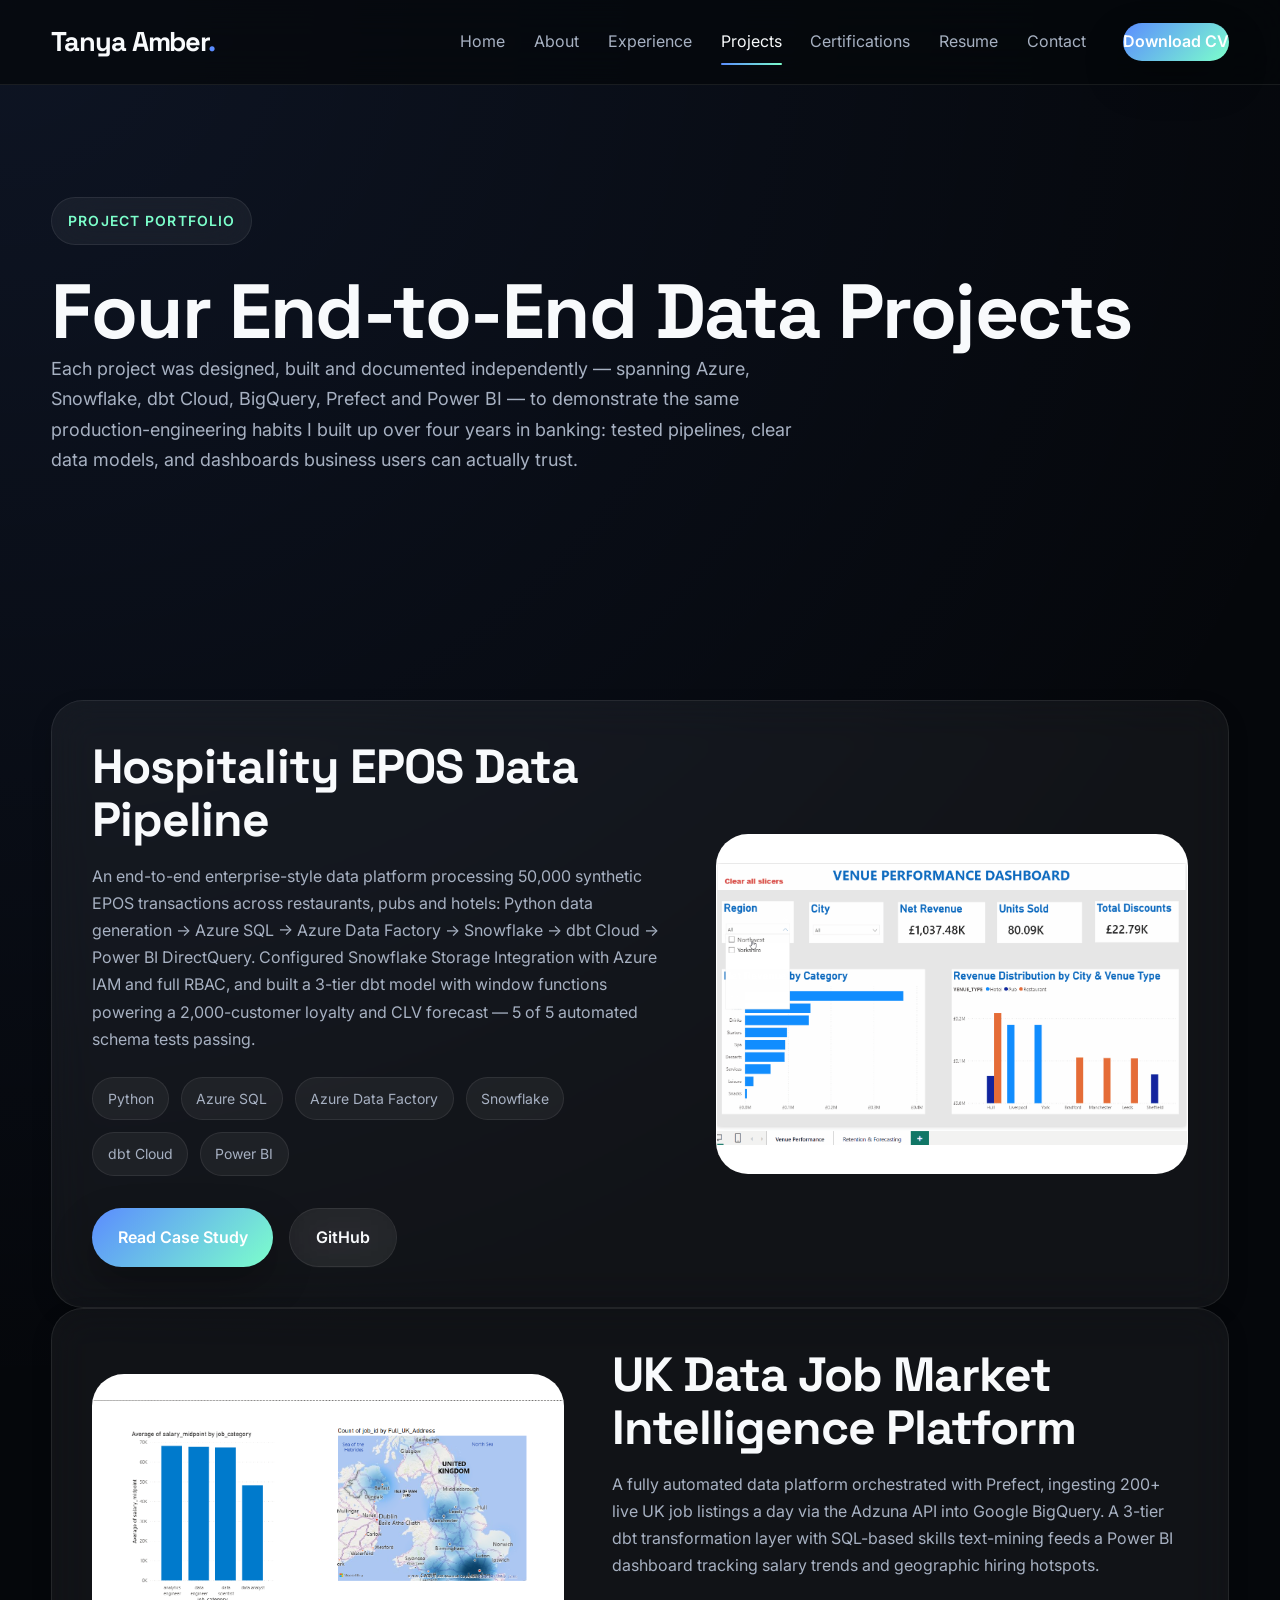
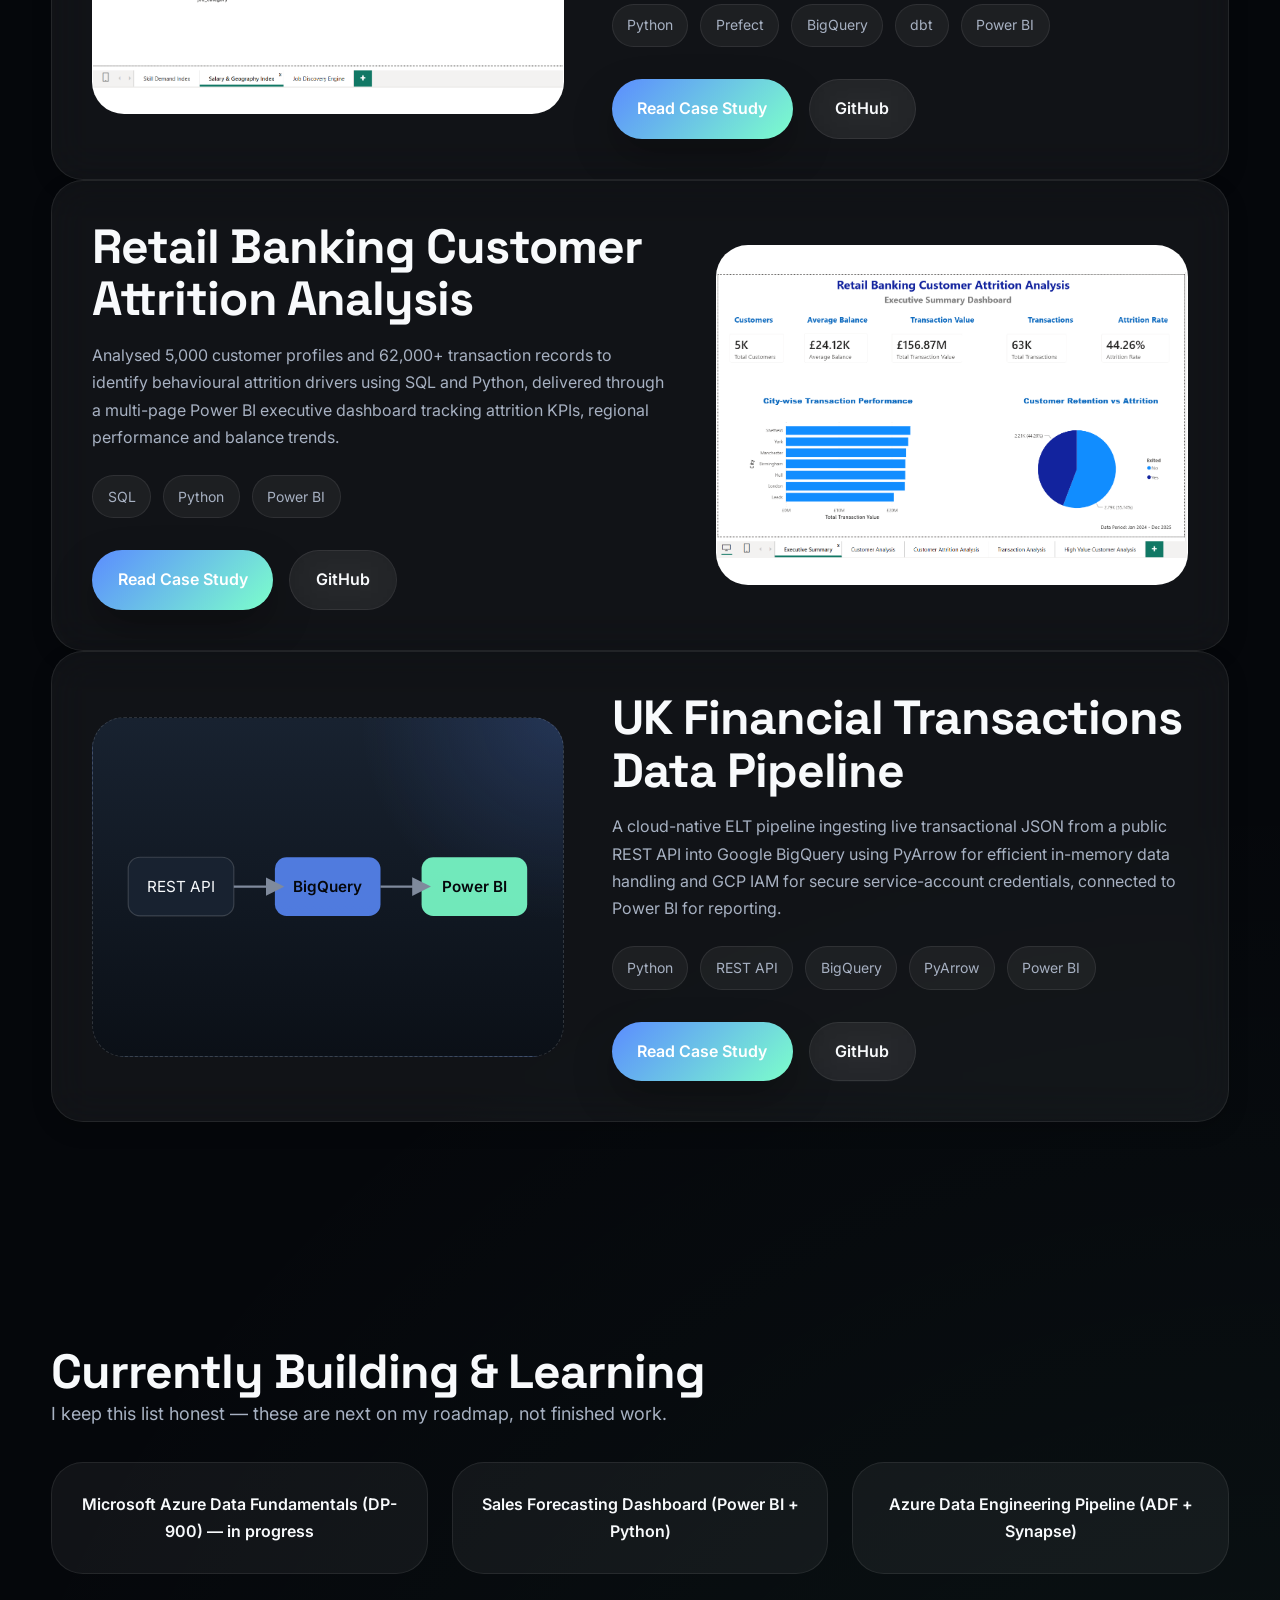
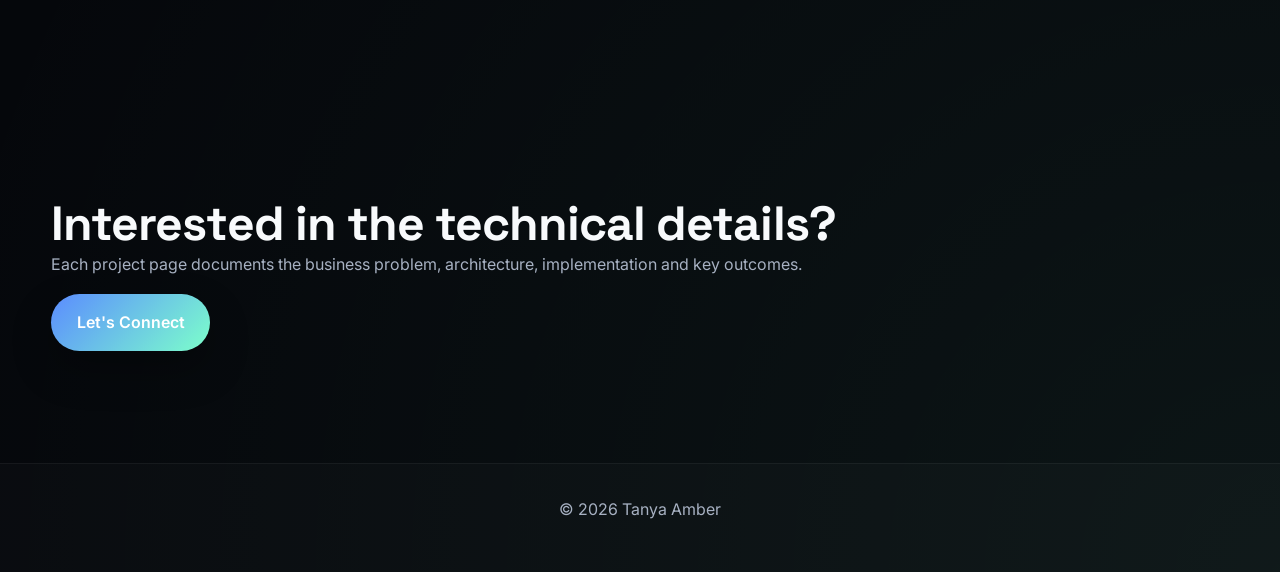
<file: projects.html>
<!DOCTYPE html>
<html lang="en">
<head>
<meta charset="UTF-8">
<meta name="viewport" content="width=device-width, initial-scale=1.0">
<meta name="description" content="Four end-to-end data engineering and analytics projects by Tanya Amber, spanning Azure, Snowflake, dbt Cloud, BigQuery, Prefect and Power BI.">
<title>Projects | Tanya Amber</title>
<link rel="icon" href="data:image/svg+xml,%3Csvg xmlns='http://www.w3.org/2000/svg' viewBox='0 0 64 64'%3E%3Crect width='64' height='64' rx='14' fill='%23111827'/%3E%3Ctext x='32' y='44' font-family='Arial,sans-serif' font-size='34' font-weight='700' fill='%235B8CFF' text-anchor='middle'%3ET%3C/text%3E%3C/svg%3E">

<link rel="preconnect" href="https://fonts.googleapis.com">
<link rel="preconnect" href="https://fonts.gstatic.com" crossorigin>
<link href="https://fonts.googleapis.com/css2?family=Inter:wght@300;400;500;600;700;800&family=Space+Grotesk:wght@500;600;700&display=swap" rel="stylesheet">

<link rel="stylesheet" href="css/variables.css">
<link rel="stylesheet" href="css/base.css">
<link rel="stylesheet" href="css/layout.css">
<link rel="stylesheet" href="css/components.css">
<link rel="stylesheet" href="css/projects.css">
<link rel="stylesheet" href="css/responsive.css">
</head>
<body>

<header class="site-header">
<div class="container">
<a class="logo" href="index.html">Tanya Amber<span>.</span></a>

<button class="nav-toggle" id="navToggle" aria-label="Toggle navigation" aria-expanded="false">
<span></span><span></span><span></span>
</button>

<nav id="siteNav">
<a href="index.html">Home</a>
<a href="about.html">About</a>
<a href="experience.html">Experience</a>
<a class="active" href="projects.html">Projects</a>
<a href="certifications.html">Certifications</a>
<a href="resume.html">Resume</a>
<a href="contact.html">Contact</a>
<a class="button primary nav-cta" href="assets/resume/Tanya-Amber-Resume.pdf">Download CV</a>
</nav>
</div>
</header>

<main>

<section class="page-hero">
<div class="container">

<span class="eyebrow">PROJECT PORTFOLIO</span>

<h1>Four End-to-End Data Projects</h1>

<p class="lead">
Each project was designed, built and documented independently — spanning
Azure, Snowflake, dbt Cloud, BigQuery, Prefect and Power BI — to demonstrate
the same production-engineering habits I built up over four years in
banking: tested pipelines, clear data models, and dashboards business
users can actually trust.
</p>

</div>
</section>

<section class="projects-showcase">

<div class="container">

<article class="featured-project">

<div class="project-preview">
<h2>Hospitality EPOS Data Pipeline</h2>

<p>
An end-to-end enterprise-style data platform processing 50,000 synthetic
EPOS transactions across restaurants, pubs and hotels: Python data
generation → Azure SQL → Azure Data Factory → Snowflake → dbt Cloud →
Power BI DirectQuery. Configured Snowflake Storage Integration with Azure
IAM and full RBAC, and built a 3-tier dbt model with window functions
powering a 2,000-customer loyalty and CLV forecast — 5 of 5 automated
schema tests passing.
</p>

<div class="tech-stack">
<span>Python</span>
<span>Azure SQL</span>
<span>Azure Data Factory</span>
<span>Snowflake</span>
<span>dbt Cloud</span>
<span>Power BI</span>
</div>

<div class="actions">
<a class="button primary" href="projects/hospitality-epos-pipeline.html">Read Case Study</a>
<a class="button secondary" href="https://github.com/Tanyamber/hospitality-epos-data-pipeline" target="_blank" rel="noopener">GitHub</a>
</div>

</div>

<div class="project-image has-screenshot">
<img src="assets/screenshots/hospitality/dashboard-demo.gif" alt="Hospitality EPOS Power BI dashboard demo, cycling through Venue Performance and Guest Retention pages">
</div>

</article>

<article class="featured-project reverse">

<div class="project-preview">

<h2>UK Data Job Market Intelligence Platform</h2>

<p>
A fully automated data platform orchestrated with Prefect, ingesting 200+
live UK job listings a day via the Adzuna API into Google BigQuery. A
3-tier dbt transformation layer with SQL-based skills text-mining feeds a
Power BI dashboard tracking salary trends and geographic hiring hotspots.
</p>

<div class="tech-stack">
<span>Python</span>
<span>Prefect</span>
<span>BigQuery</span>
<span>dbt</span>
<span>Power BI</span>
</div>

<div class="actions">

<a class="button primary" href="projects/uk-data-job-market-platform.html">Read Case Study</a>

<a class="button secondary" href="https://github.com/Tanyamber/uk-data-job-market-platform" target="_blank" rel="noopener">GitHub</a>

</div>

</div>

<div class="project-image has-screenshot">
<img src="assets/screenshots/job-market/salary-geography.png" alt="UK Data Job Market salary and geography Power BI dashboard">
</div>

</article>

<article class="featured-project">

<div class="project-preview">
<h2>Retail Banking Customer Attrition Analysis</h2>

<p>
Analysed 5,000 customer profiles and 62,000+ transaction records to
identify behavioural attrition drivers using SQL and Python, delivered
through a multi-page Power BI executive dashboard tracking attrition
KPIs, regional performance and balance trends.
</p>

<div class="tech-stack">
<span>SQL</span>
<span>Python</span>
<span>Power BI</span>
</div>

<div class="actions">
<a class="button primary" href="projects/retail-banking.html">Read Case Study</a>
<a class="button secondary" href="https://github.com/Tanyamber/banking-customer-attrition-analysis" target="_blank" rel="noopener">GitHub</a>
</div>

</div>

<div class="project-image has-screenshot">
<img src="assets/screenshots/retail-banking/01-executive-summary.png" alt="Retail Banking attrition analysis executive summary Power BI dashboard">
</div>

</article>

<article class="featured-project reverse">

<div class="project-preview">

<h2>UK Financial Transactions Data Pipeline</h2>

<p>
A cloud-native ELT pipeline ingesting live transactional JSON from a
public REST API into Google BigQuery using PyArrow for efficient
in-memory data handling and GCP IAM for secure service-account
credentials, connected to Power BI for reporting.
</p>

<div class="tech-stack">
<span>Python</span>
<span>REST API</span>
<span>BigQuery</span>
<span>PyArrow</span>
<span>Power BI</span>
</div>

<div class="actions">

<a class="button primary" href="projects/uk-financial-data-pipeline.html">Read Case Study</a>

<a class="button secondary" href="https://github.com/Tanyamber/uk-financial-data-pipeline" target="_blank" rel="noopener">GitHub</a>

</div>

</div>

<div class="project-image">
<svg viewBox="0 0 400 260" width="100%" height="100%" role="img" aria-label="Pipeline diagram from REST API to BigQuery to Power BI">
<rect x="30" y="105" width="90" height="50" rx="10" fill="var(--color-surface-2)" stroke="var(--color-border-strong)"/>
<text x="75" y="135" text-anchor="middle" fill="var(--color-text)" font-family="Inter, sans-serif" font-size="13">REST API</text>
<rect x="155" y="105" width="90" height="50" rx="10" fill="var(--color-primary)" opacity="0.85"/>
<text x="200" y="135" text-anchor="middle" fill="#05070B" font-family="Inter, sans-serif" font-size="13" font-weight="600">BigQuery</text>
<rect x="280" y="105" width="90" height="50" rx="10" fill="var(--color-accent)" opacity="0.9"/>
<text x="325" y="135" text-anchor="middle" fill="#05070B" font-family="Inter, sans-serif" font-size="13" font-weight="600">Power BI</text>
<path d="M120,130 L155,130" stroke="var(--color-text-soft)" stroke-width="2" marker-end="url(#arrow)"/>
<path d="M245,130 L280,130" stroke="var(--color-text-soft)" stroke-width="2" marker-end="url(#arrow)"/>
<defs>
<marker id="arrow" markerWidth="8" markerHeight="8" refX="4" refY="4" orient="auto">
<path d="M0,0 L8,4 L0,8 Z" fill="var(--color-text-soft)"/>
</marker>
</defs>
</svg>
</div>

</article>

</div>

</section>

<section class="future-projects">

<div class="container">

<h2>Currently Building &amp; Learning</h2>

<p class="lead" style="margin-bottom:2rem;">
I keep this list honest — these are next on my roadmap, not finished work.
</p>

<div class="future-grid">

<div class="future-card">Microsoft Azure Data Fundamentals (DP-900) — in progress</div>
<div class="future-card">Sales Forecasting Dashboard (Power BI + Python)</div>
<div class="future-card">Azure Data Engineering Pipeline (ADF + Synapse)</div>

</div>

</div>

</section>

<section class="cta">

<div class="container">

<h2>Interested in the technical details?</h2>

<p>
Each project page documents the business problem, architecture,
implementation and key outcomes.
</p>

<a class="button primary"
href="contact.html">

Let's Connect

</a>

</div>

</section>

</main>

<footer class="site-footer">

<div class="container">

<p>© 2026 Tanya Amber</p>

</div>

</footer>

<script src="js/main.js"></script>

</body>
</html>
</file>
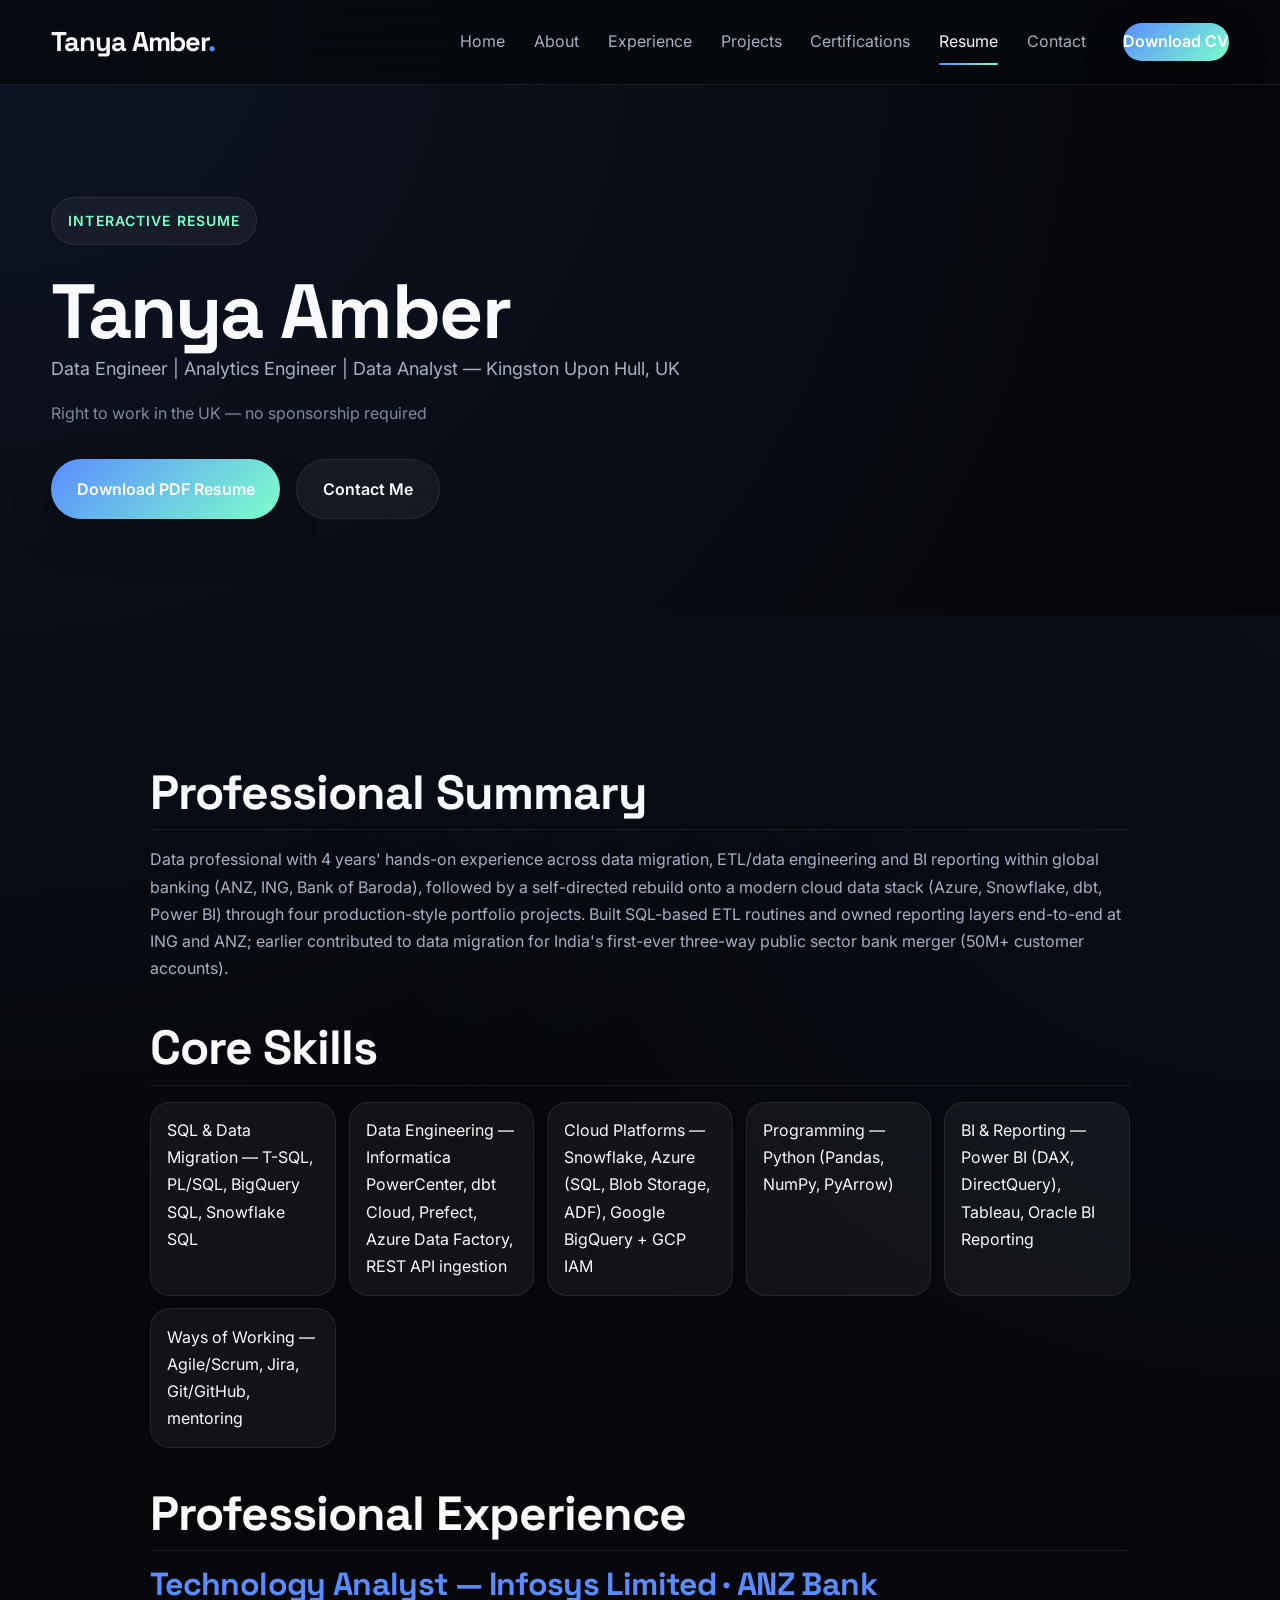
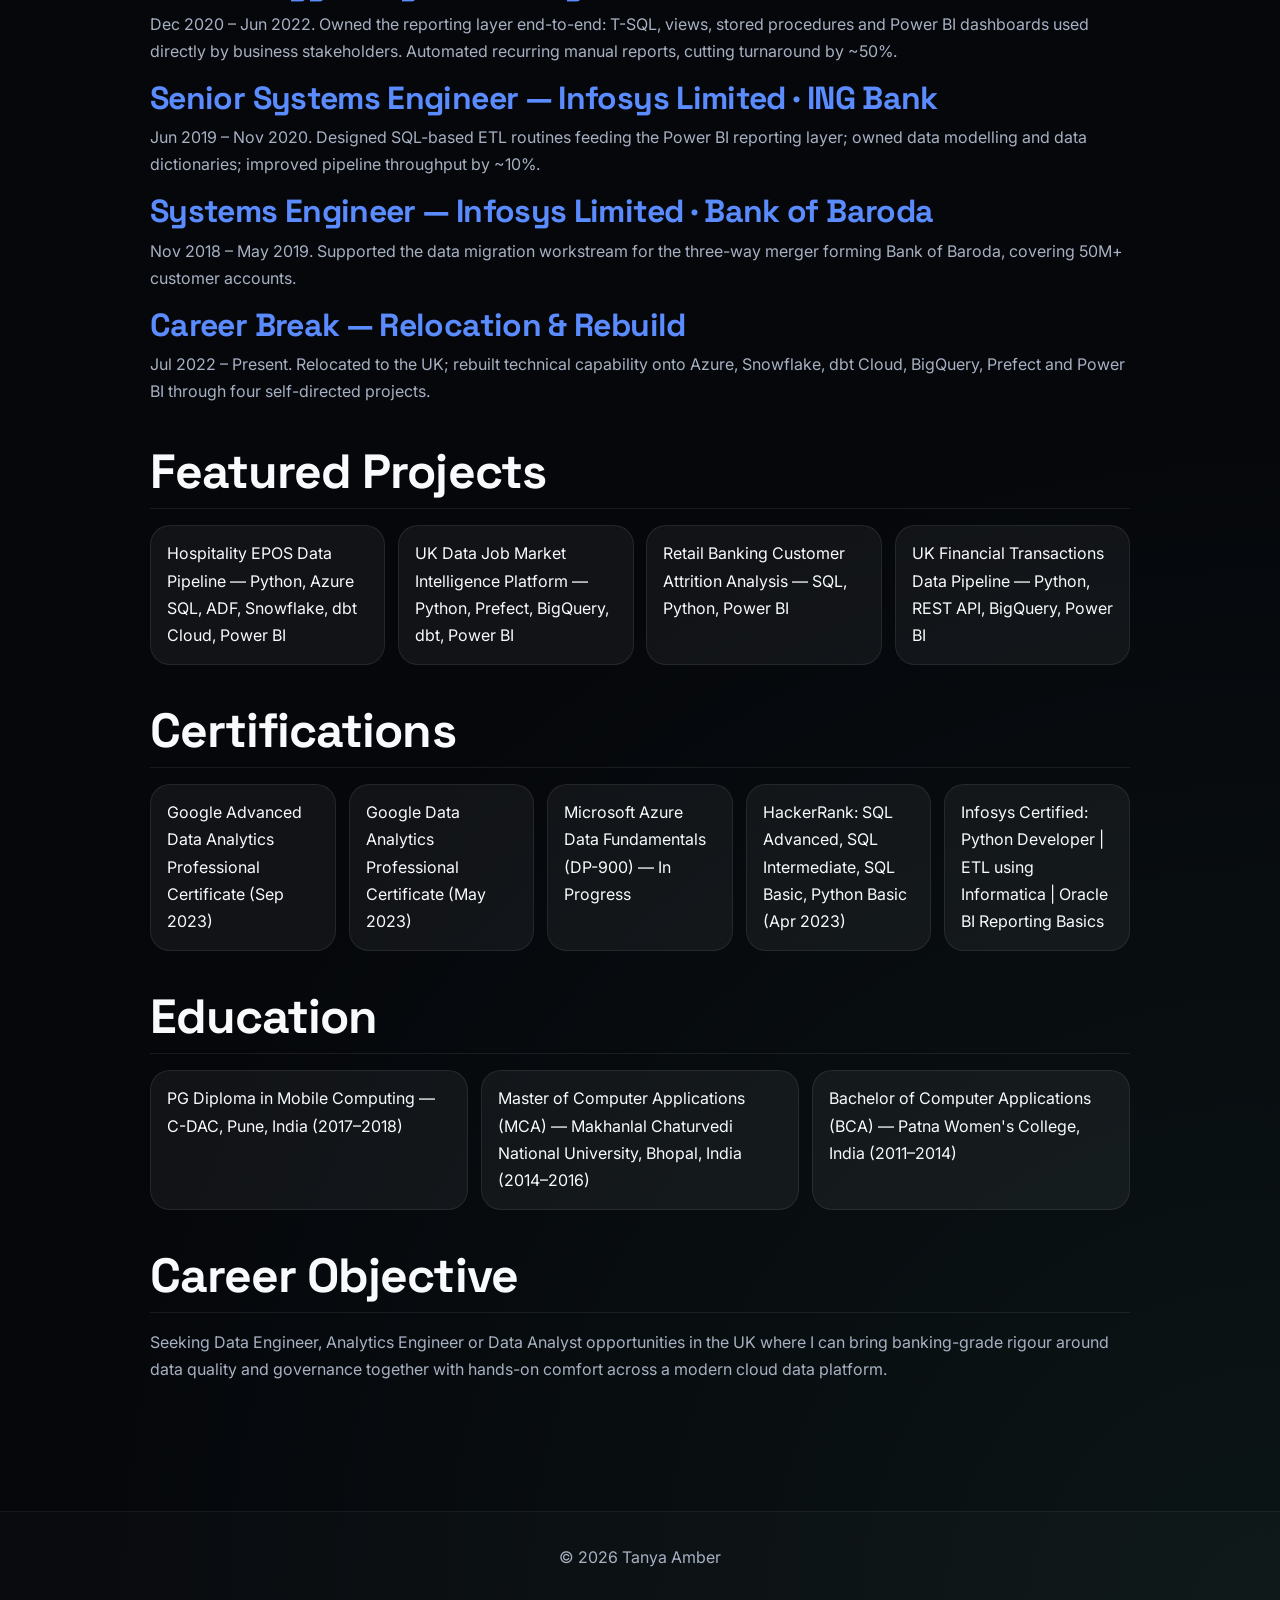
<file: resume.html>
<!DOCTYPE html>
<html lang="en">
<head>
<meta charset="UTF-8">
<meta name="viewport" content="width=device-width, initial-scale=1.0">
<meta name="description" content="Tanya Amber's interactive resume — Data Engineer and Analytics Engineer, 4 years' banking ETL experience plus a modern Azure, Snowflake, dbt and Power BI project portfolio.">
<title>Resume | Tanya Amber</title>
<link rel="icon" href="data:image/svg+xml,%3Csvg xmlns='http://www.w3.org/2000/svg' viewBox='0 0 64 64'%3E%3Crect width='64' height='64' rx='14' fill='%23111827'/%3E%3Ctext x='32' y='44' font-family='Arial,sans-serif' font-size='34' font-weight='700' fill='%235B8CFF' text-anchor='middle'%3ET%3C/text%3E%3C/svg%3E">

<link rel="preconnect" href="https://fonts.googleapis.com">
<link rel="preconnect" href="https://fonts.gstatic.com" crossorigin>
<link href="https://fonts.googleapis.com/css2?family=Inter:wght@300;400;500;600;700;800&family=Space+Grotesk:wght@500;600;700&display=swap" rel="stylesheet">

<link rel="stylesheet" href="css/variables.css">
<link rel="stylesheet" href="css/base.css">
<link rel="stylesheet" href="css/layout.css">
<link rel="stylesheet" href="css/components.css">
<link rel="stylesheet" href="css/resume.css">
<link rel="stylesheet" href="css/responsive.css">
</head>
<body>

<header class="site-header">
<div class="container">
<a class="logo" href="index.html">Tanya Amber<span>.</span></a>

<button class="nav-toggle" id="navToggle" aria-label="Toggle navigation" aria-expanded="false">
<span></span><span></span><span></span>
</button>

<nav id="siteNav">
<a href="index.html">Home</a>
<a href="about.html">About</a>
<a href="experience.html">Experience</a>
<a href="projects.html">Projects</a>
<a href="certifications.html">Certifications</a>
<a class="active" href="resume.html">Resume</a>
<a href="contact.html">Contact</a>
<a class="button primary nav-cta" href="assets/resume/Tanya-Amber-Resume.pdf">Download CV</a>
</nav>
</div>
</header>

<main>

<section class="page-hero">
<div class="container">

<span class="eyebrow">INTERACTIVE RESUME</span>

<h1>Tanya Amber</h1>

<p class="lead">
Data Engineer | Analytics Engineer | Data Analyst — Kingston Upon Hull, UK
</p>

<p class="lead" style="font-size:1rem;color:var(--color-text-soft);">
Right to work in the UK — no sponsorship required
</p>

<div class="actions">
<a class="button primary" href="assets/resume/Tanya-Amber-Resume.pdf">Download PDF Resume</a>
<a class="button secondary" href="contact.html">Contact Me</a>
</div>

</div>
</section>

<section class="resume-section">
<div class="container">

<h2>Professional Summary</h2>

<p>
Data professional with 4 years' hands-on experience across data
migration, ETL/data engineering and BI reporting within global banking
(ANZ, ING, Bank of Baroda), followed by a self-directed rebuild onto a
modern cloud data stack (Azure, Snowflake, dbt, Power BI) through four
production-style portfolio projects. Built SQL-based ETL routines and
owned reporting layers end-to-end at ING and ANZ; earlier contributed to
data migration for India's first-ever three-way public sector bank merger
(50M+ customer accounts).
</p>

<h2>Core Skills</h2>

<ul>
<li>SQL &amp; Data Migration — T-SQL, PL/SQL, BigQuery SQL, Snowflake SQL</li>
<li>Data Engineering — Informatica PowerCenter, dbt Cloud, Prefect, Azure Data Factory, REST API ingestion</li>
<li>Cloud Platforms — Snowflake, Azure (SQL, Blob Storage, ADF), Google BigQuery + GCP IAM</li>
<li>Programming — Python (Pandas, NumPy, PyArrow)</li>
<li>BI &amp; Reporting — Power BI (DAX, DirectQuery), Tableau, Oracle BI Reporting</li>
<li>Ways of Working — Agile/Scrum, Jira, Git/GitHub, mentoring</li>
</ul>

<h2>Professional Experience</h2>

<h3>Technology Analyst — Infosys Limited · ANZ Bank</h3>
<p>Dec 2020 – Jun 2022. Owned the reporting layer end-to-end: T-SQL, views, stored procedures and Power BI dashboards used directly by business stakeholders. Automated recurring manual reports, cutting turnaround by ~50%.</p>

<h3>Senior Systems Engineer — Infosys Limited · ING Bank</h3>
<p>Jun 2019 – Nov 2020. Designed SQL-based ETL routines feeding the Power BI reporting layer; owned data modelling and data dictionaries; improved pipeline throughput by ~10%.</p>

<h3>Systems Engineer — Infosys Limited · Bank of Baroda</h3>
<p>Nov 2018 – May 2019. Supported the data migration workstream for the three-way merger forming Bank of Baroda, covering 50M+ customer accounts.</p>

<h3>Career Break — Relocation &amp; Rebuild</h3>
<p>Jul 2022 – Present. Relocated to the UK; rebuilt technical capability onto Azure, Snowflake, dbt Cloud, BigQuery, Prefect and Power BI through four self-directed projects.</p>

<h2>Featured Projects</h2>

<ul>
<li>Hospitality EPOS Data Pipeline — Python, Azure SQL, ADF, Snowflake, dbt Cloud, Power BI</li>
<li>UK Data Job Market Intelligence Platform — Python, Prefect, BigQuery, dbt, Power BI</li>
<li>Retail Banking Customer Attrition Analysis — SQL, Python, Power BI</li>
<li>UK Financial Transactions Data Pipeline — Python, REST API, BigQuery, Power BI</li>
</ul>

<h2>Certifications</h2>

<ul>
<li>Google Advanced Data Analytics Professional Certificate (Sep 2023)</li>
<li>Google Data Analytics Professional Certificate (May 2023)</li>
<li>Microsoft Azure Data Fundamentals (DP-900) — In Progress</li>
<li>HackerRank: SQL Advanced, SQL Intermediate, SQL Basic, Python Basic (Apr 2023)</li>
<li>Infosys Certified: Python Developer | ETL using Informatica | Oracle BI Reporting Basics</li>
</ul>

<h2>Education</h2>

<ul>
<li>PG Diploma in Mobile Computing — C-DAC, Pune, India (2017–2018)</li>
<li>Master of Computer Applications (MCA) — Makhanlal Chaturvedi National University, Bhopal, India (2014–2016)</li>
<li>Bachelor of Computer Applications (BCA) — Patna Women's College, India (2011–2014)</li>
</ul>

<h2>Career Objective</h2>

<p>
Seeking Data Engineer, Analytics Engineer or Data Analyst opportunities in
the UK where I can bring banking-grade rigour around data quality and
governance together with hands-on comfort across a modern cloud data
platform.
</p>

</div>
</section>

</main>

<footer class="site-footer">
<div class="container">
<p>© 2026 Tanya Amber</p>
</div>
</footer>

<script src="js/main.js"></script>

</body>
</html>
</file>
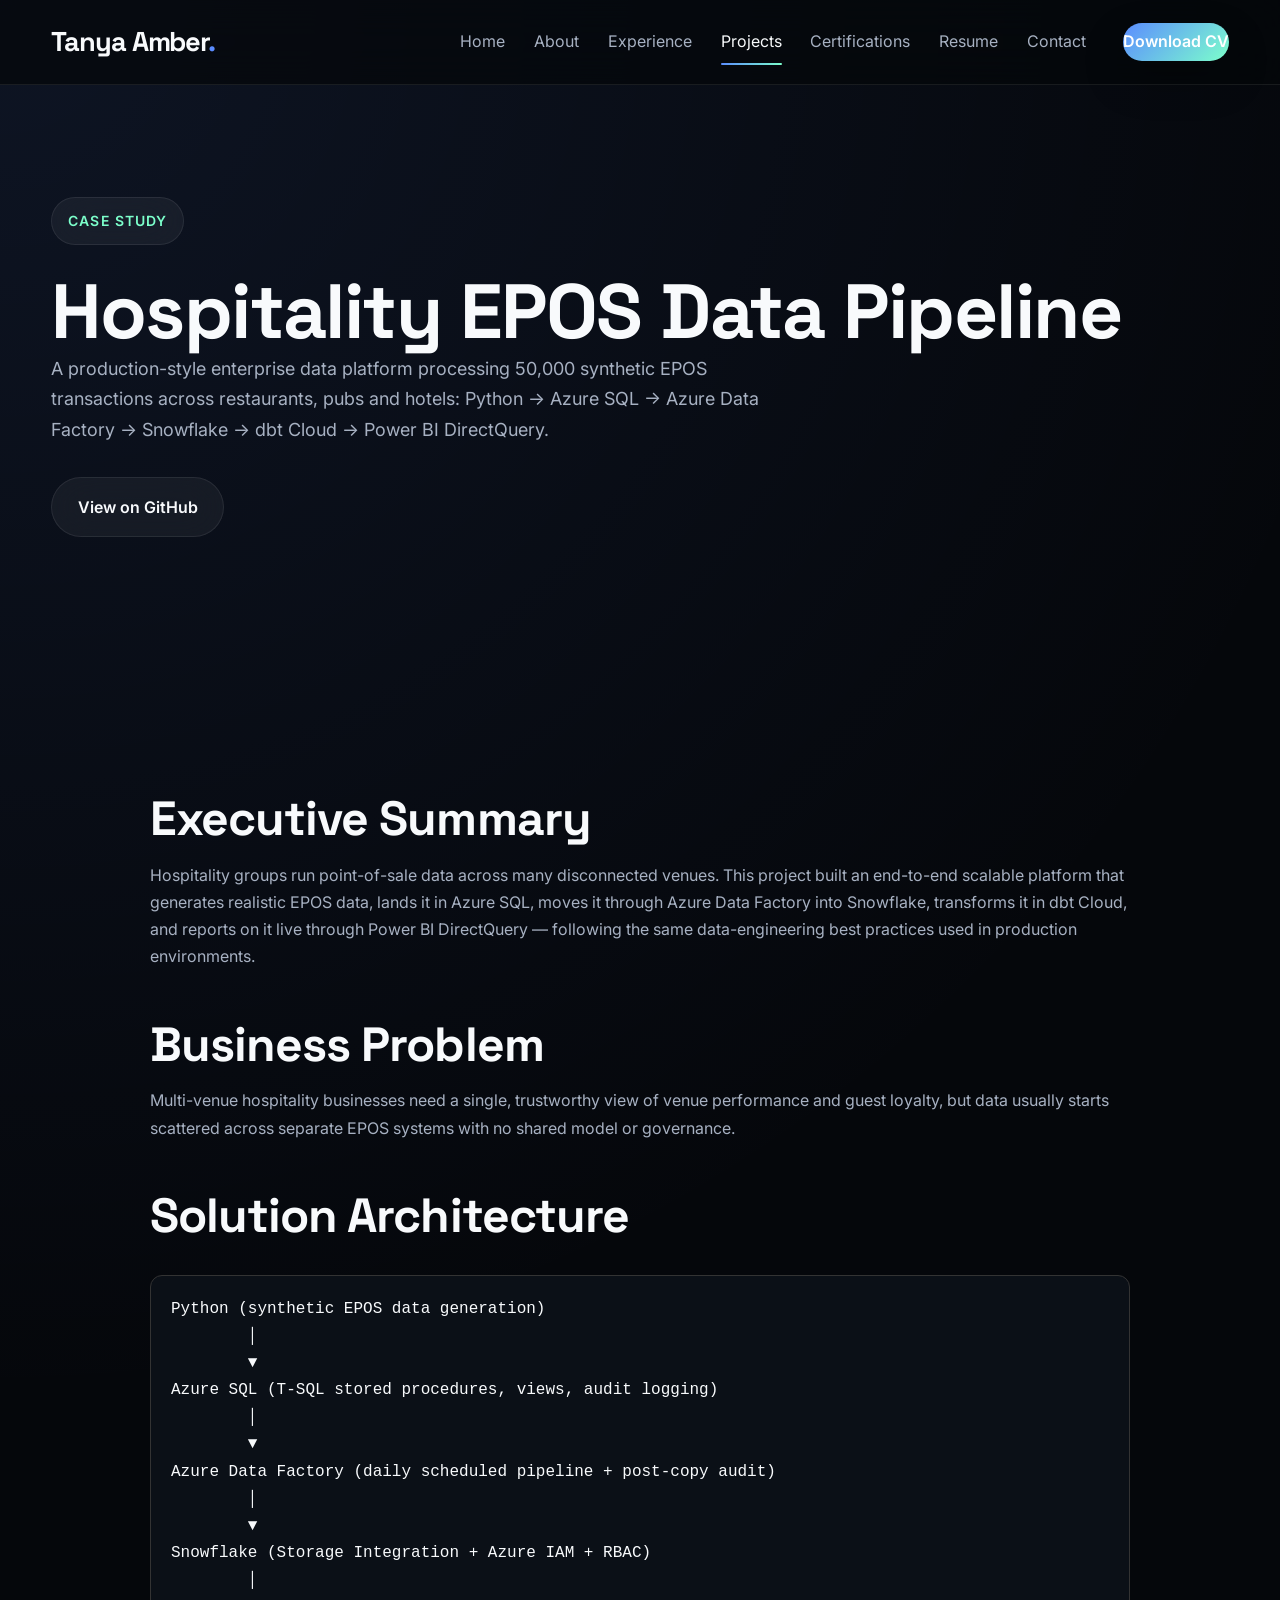
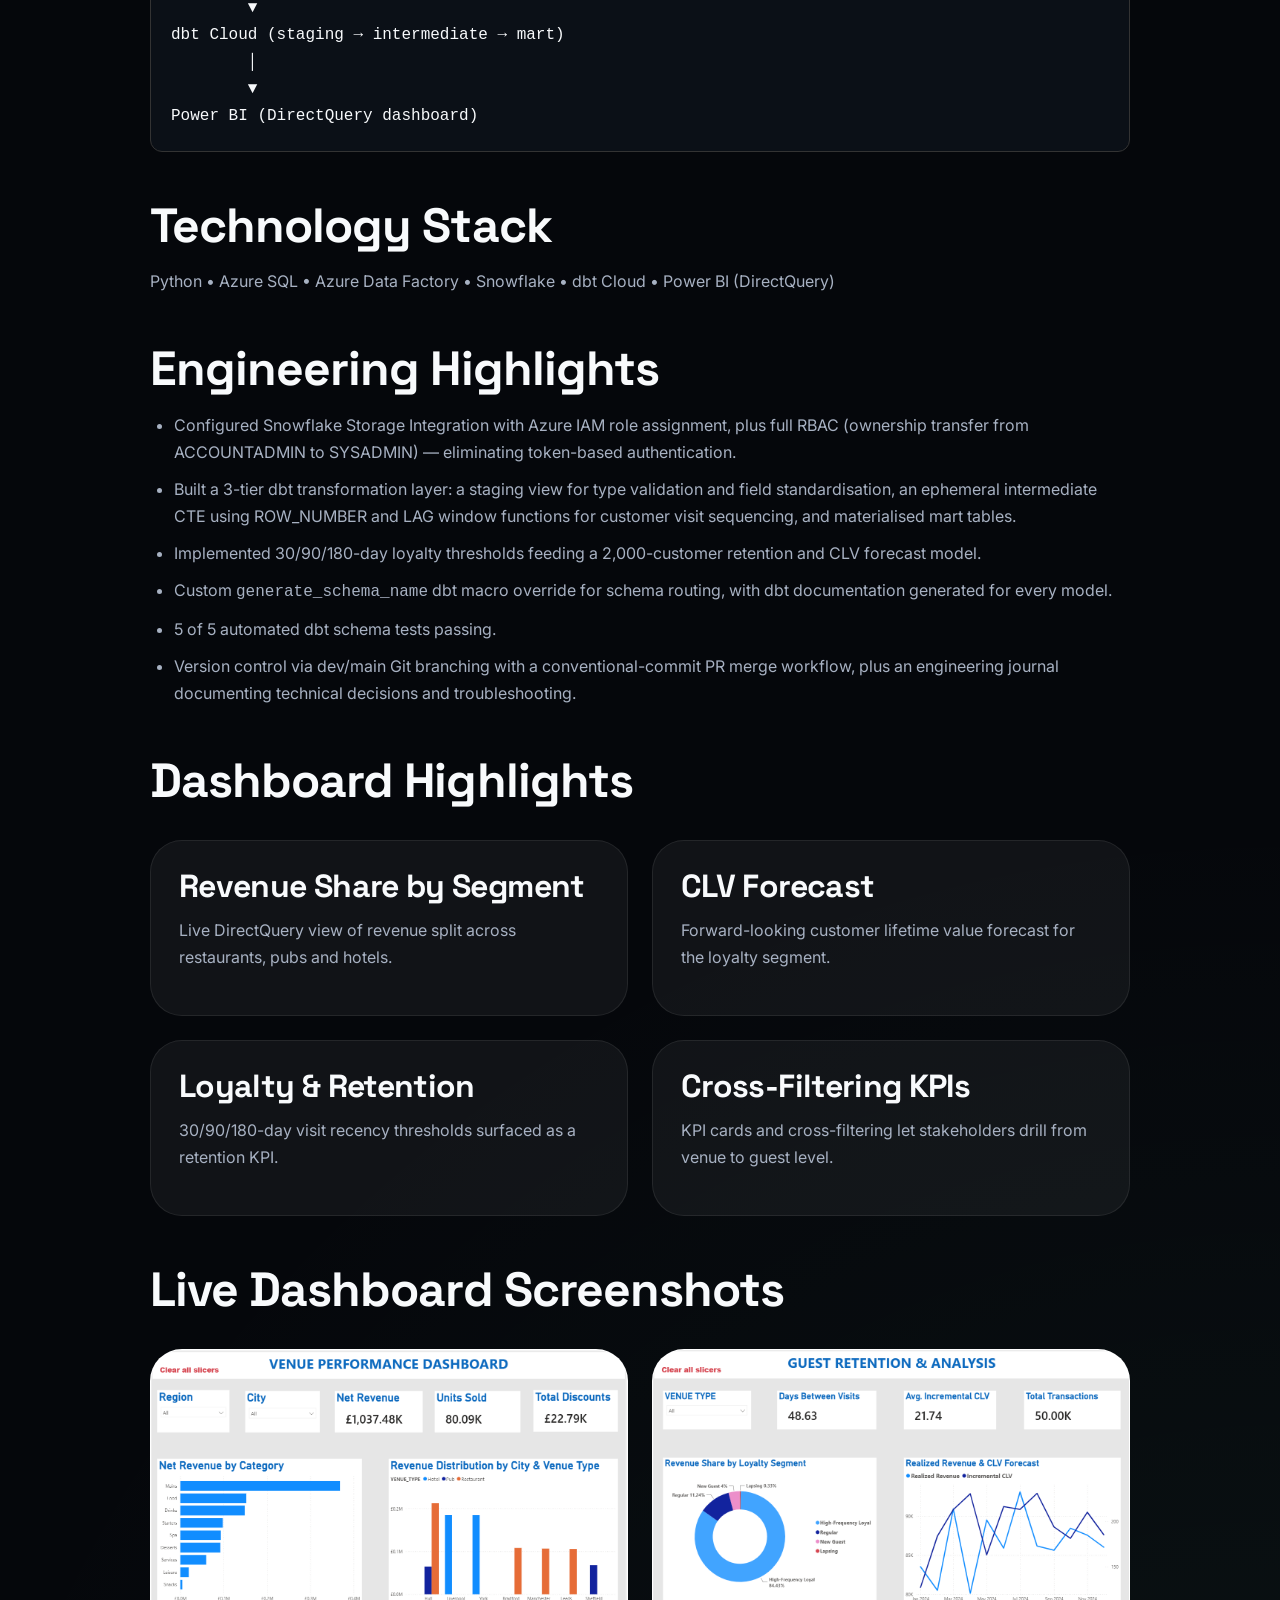
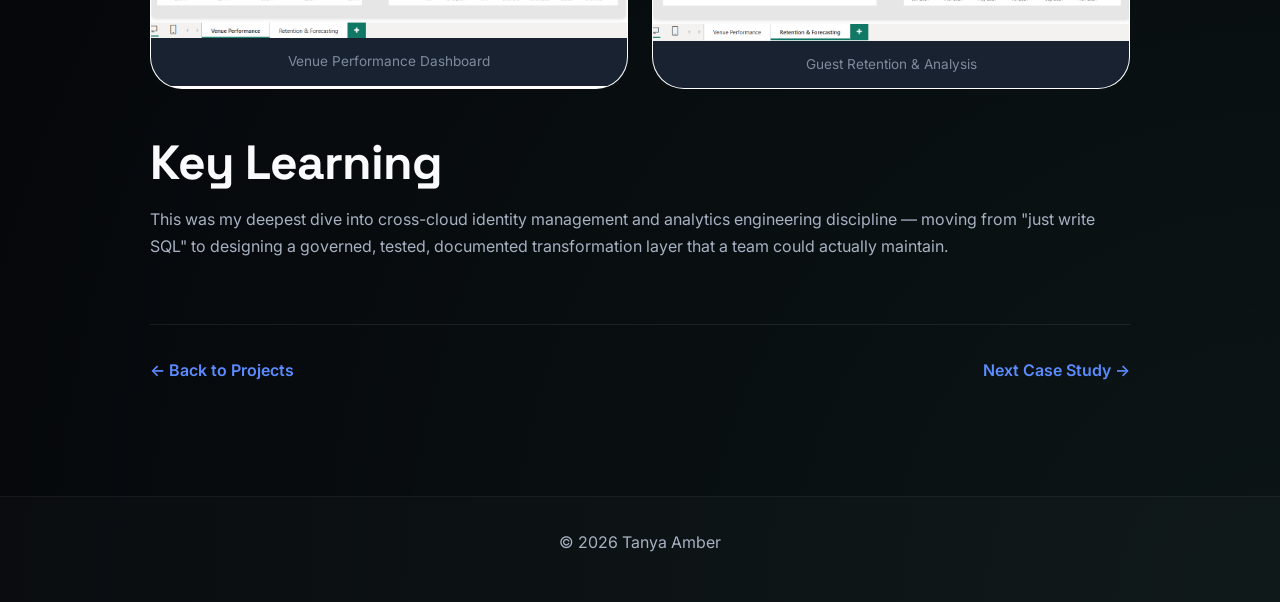
<file: projects/hospitality-epos-pipeline.html>
<!DOCTYPE html>
<html lang="en">
<head>
<meta charset="UTF-8">
<meta name="viewport" content="width=device-width, initial-scale=1.0">
<meta name="description" content="Case study: Hospitality EPOS Data Pipeline — Azure SQL, ADF, Snowflake, dbt Cloud and Power BI DirectQuery pipeline processing 50,000 EPOS transactions.">
<title>Hospitality EPOS Data Pipeline | Tanya Amber</title>
<link rel="icon" href="data:image/svg+xml,%3Csvg xmlns='http://www.w3.org/2000/svg' viewBox='0 0 64 64'%3E%3Crect width='64' height='64' rx='14' fill='%23111827'/%3E%3Ctext x='32' y='44' font-family='Arial,sans-serif' font-size='34' font-weight='700' fill='%235B8CFF' text-anchor='middle'%3ET%3C/text%3E%3C/svg%3E">

<link rel="preconnect" href="https://fonts.googleapis.com">
<link rel="preconnect" href="https://fonts.gstatic.com" crossorigin>
<link href="https://fonts.googleapis.com/css2?family=Inter:wght@300;400;500;600;700;800&family=Space+Grotesk:wght@500;600;700&display=swap" rel="stylesheet">

<link rel="stylesheet" href="../css/variables.css">
<link rel="stylesheet" href="../css/base.css">
<link rel="stylesheet" href="../css/layout.css">
<link rel="stylesheet" href="../css/components.css">
<link rel="stylesheet" href="../css/projects.css">
<link rel="stylesheet" href="../css/responsive.css">
</head>
<body>

<header class="site-header">
<div class="container">
<a class="logo" href="../index.html">Tanya Amber<span>.</span></a>

<button class="nav-toggle" id="navToggle" aria-label="Toggle navigation" aria-expanded="false">
<span></span><span></span><span></span>
</button>

<nav id="siteNav">
<a href="../index.html">Home</a>
<a href="../about.html">About</a>
<a href="../experience.html">Experience</a>
<a class="active" href="../projects.html">Projects</a>
<a href="../certifications.html">Certifications</a>
<a href="../resume.html">Resume</a>
<a href="../contact.html">Contact</a>
<a class="button primary nav-cta" href="../assets/resume/Tanya-Amber-Resume.pdf">Download CV</a>
</nav>
</div>
</header>

<main>

<section class="page-hero">
<div class="container">
<span class="eyebrow">CASE STUDY</span>
<h1>Hospitality EPOS Data Pipeline</h1>
<p class="lead">
A production-style enterprise data platform processing 50,000 synthetic
EPOS transactions across restaurants, pubs and hotels: Python → Azure SQL
→ Azure Data Factory → Snowflake → dbt Cloud → Power BI DirectQuery.
</p>
<div class="actions">
<a class="button secondary" href="https://github.com/Tanyamber/hospitality-epos-data-pipeline" target="_blank" rel="noopener">View on GitHub</a>
</div>
</div>
</section>

<section class="case-study">
<div class="container">

<h2>Executive Summary</h2>
<p>
Hospitality groups run point-of-sale data across many disconnected
venues. This project built an end-to-end scalable platform that
generates realistic EPOS data, lands it in Azure SQL, moves it through
Azure Data Factory into Snowflake, transforms it in dbt Cloud, and
reports on it live through Power BI DirectQuery — following the same
data-engineering best practices used in production environments.
</p>

<h2>Business Problem</h2>
<p>
Multi-venue hospitality businesses need a single, trustworthy view of
venue performance and guest loyalty, but data usually starts scattered
across separate EPOS systems with no shared model or governance.
</p>

<h2>Solution Architecture</h2>

<pre style="padding:20px;border:1px solid #333;border-radius:12px;overflow:auto;">
Python (synthetic EPOS data generation)
        │
        ▼
Azure SQL (T-SQL stored procedures, views, audit logging)
        │
        ▼
Azure Data Factory (daily scheduled pipeline + post-copy audit)
        │
        ▼
Snowflake (Storage Integration + Azure IAM + RBAC)
        │
        ▼
dbt Cloud (staging → intermediate → mart)
        │
        ▼
Power BI (DirectQuery dashboard)
</pre>

<h2>Technology Stack</h2>
<p>Python • Azure SQL • Azure Data Factory • Snowflake • dbt Cloud • Power BI (DirectQuery)</p>

<h2>Engineering Highlights</h2>
<ul>
<li>Configured Snowflake Storage Integration with Azure IAM role assignment, plus full RBAC (ownership transfer from ACCOUNTADMIN to SYSADMIN) — eliminating token-based authentication.</li>
<li>Built a 3-tier dbt transformation layer: a staging view for type validation and field standardisation, an ephemeral intermediate CTE using ROW_NUMBER and LAG window functions for customer visit sequencing, and materialised mart tables.</li>
<li>Implemented 30/90/180-day loyalty thresholds feeding a 2,000-customer retention and CLV forecast model.</li>
<li>Custom <code>generate_schema_name</code> dbt macro override for schema routing, with dbt documentation generated for every model.</li>
<li>5 of 5 automated dbt schema tests passing.</li>
<li>Version control via dev/main Git branching with a conventional-commit PR merge workflow, plus an engineering journal documenting technical decisions and troubleshooting.</li>
</ul>

<h2>Dashboard Highlights</h2>

<div class="insights">

<div class="insight-card">
<h3>Revenue Share by Segment</h3>
<p>Live DirectQuery view of revenue split across restaurants, pubs and hotels.</p>
</div>

<div class="insight-card">
<h3>CLV Forecast</h3>
<p>Forward-looking customer lifetime value forecast for the loyalty segment.</p>
</div>

<div class="insight-card">
<h3>Loyalty &amp; Retention</h3>
<p>30/90/180-day visit recency thresholds surfaced as a retention KPI.</p>
</div>

<div class="insight-card">
<h3>Cross-Filtering KPIs</h3>
<p>KPI cards and cross-filtering let stakeholders drill from venue to guest level.</p>
</div>

</div>

<h2>Live Dashboard Screenshots</h2>

<div class="screenshot-gallery">

<figure>
<img src="../assets/screenshots/hospitality/venue-performance.png" alt="Venue Performance Dashboard: net revenue, units sold, and revenue by city and venue type">
<figcaption>Venue Performance Dashboard</figcaption>
</figure>

<figure>
<img src="../assets/screenshots/hospitality/retention-analysis.png" alt="Guest Retention & Analysis: revenue share by loyalty segment and CLV forecast">
<figcaption>Guest Retention &amp; Analysis</figcaption>
</figure>

</div>

<h2>Key Learning</h2>
<p>
This was my deepest dive into cross-cloud identity management and
analytics engineering discipline — moving from "just write SQL" to
designing a governed, tested, documented transformation layer that a
team could actually maintain.
</p>

<div class="project-navigation">
<a href="../projects.html">← Back to Projects</a>
<a href="uk-data-job-market-platform.html">Next Case Study →</a>
</div>

</div>
</section>

</main>

<footer class="site-footer">
<div class="container">
<p>© 2026 Tanya Amber</p>
</div>
</footer>

<script src="../js/main.js"></script>

</body>
</html>
</file>
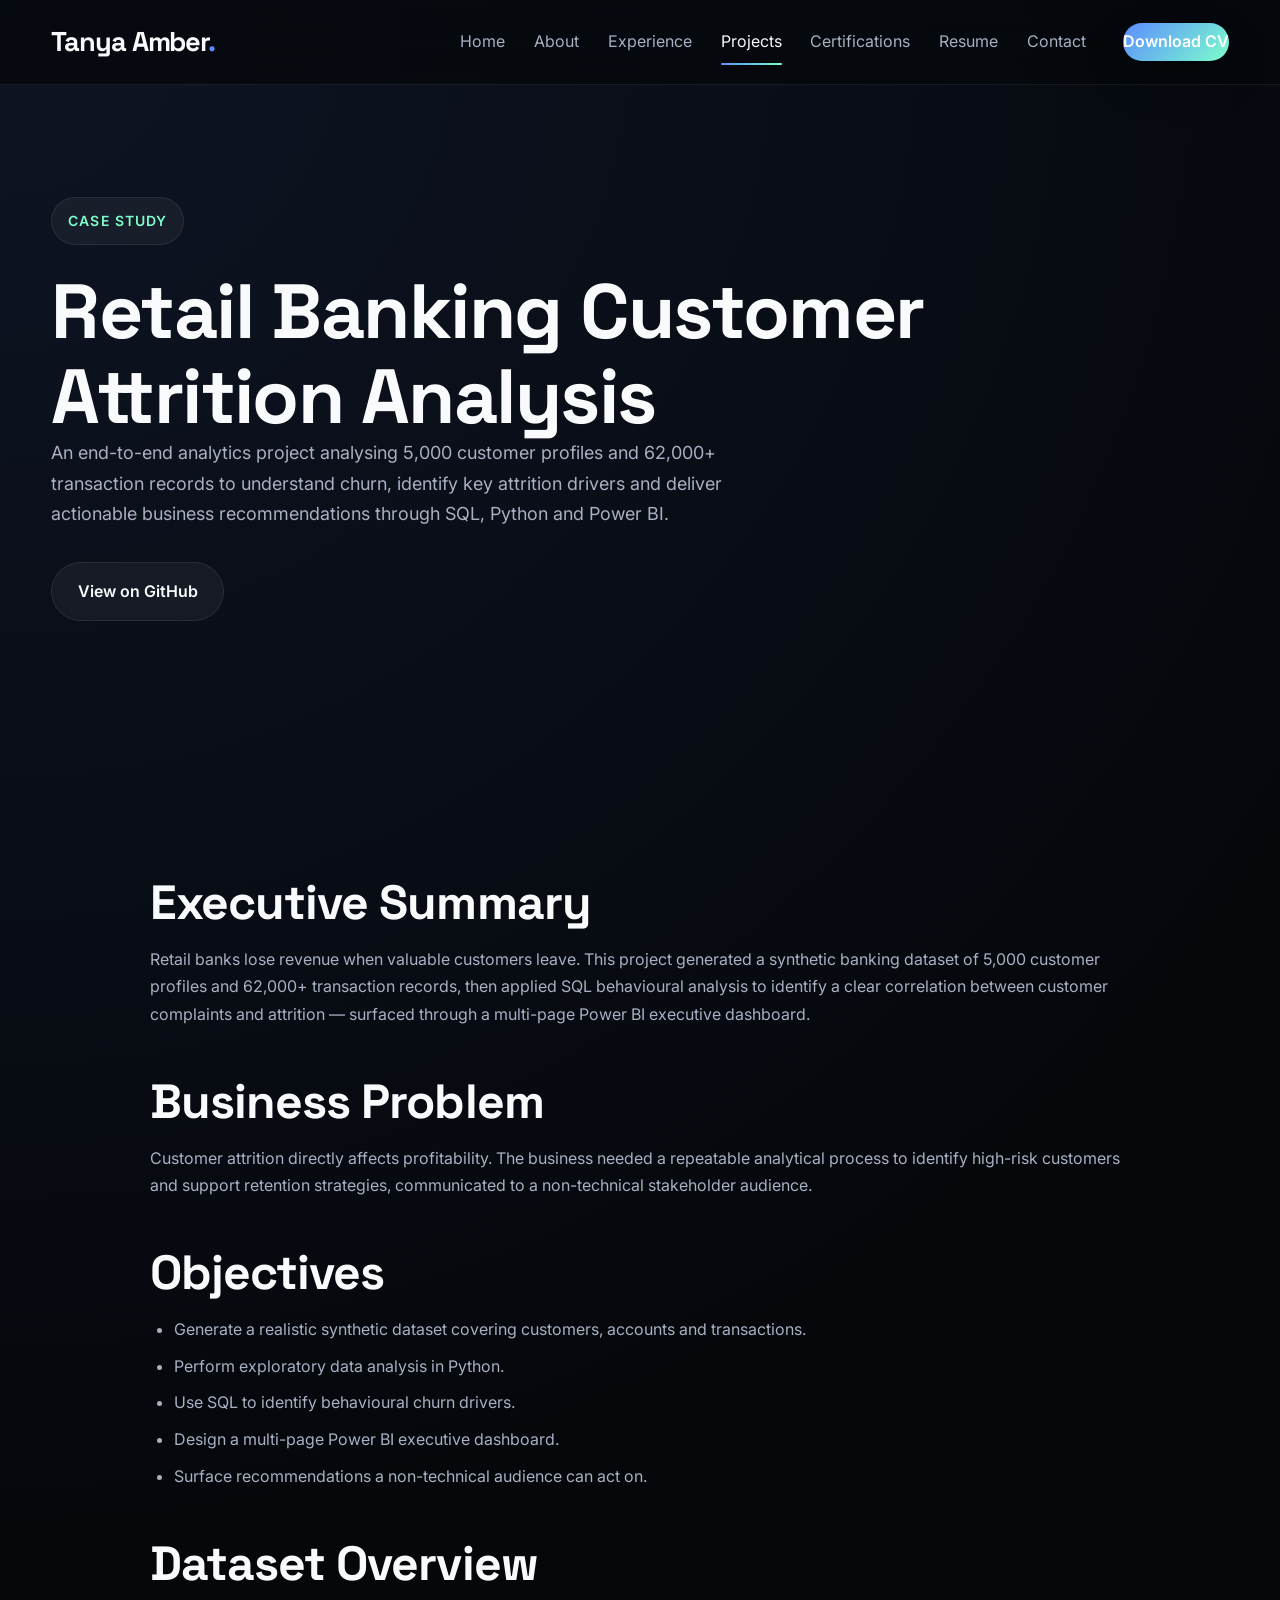
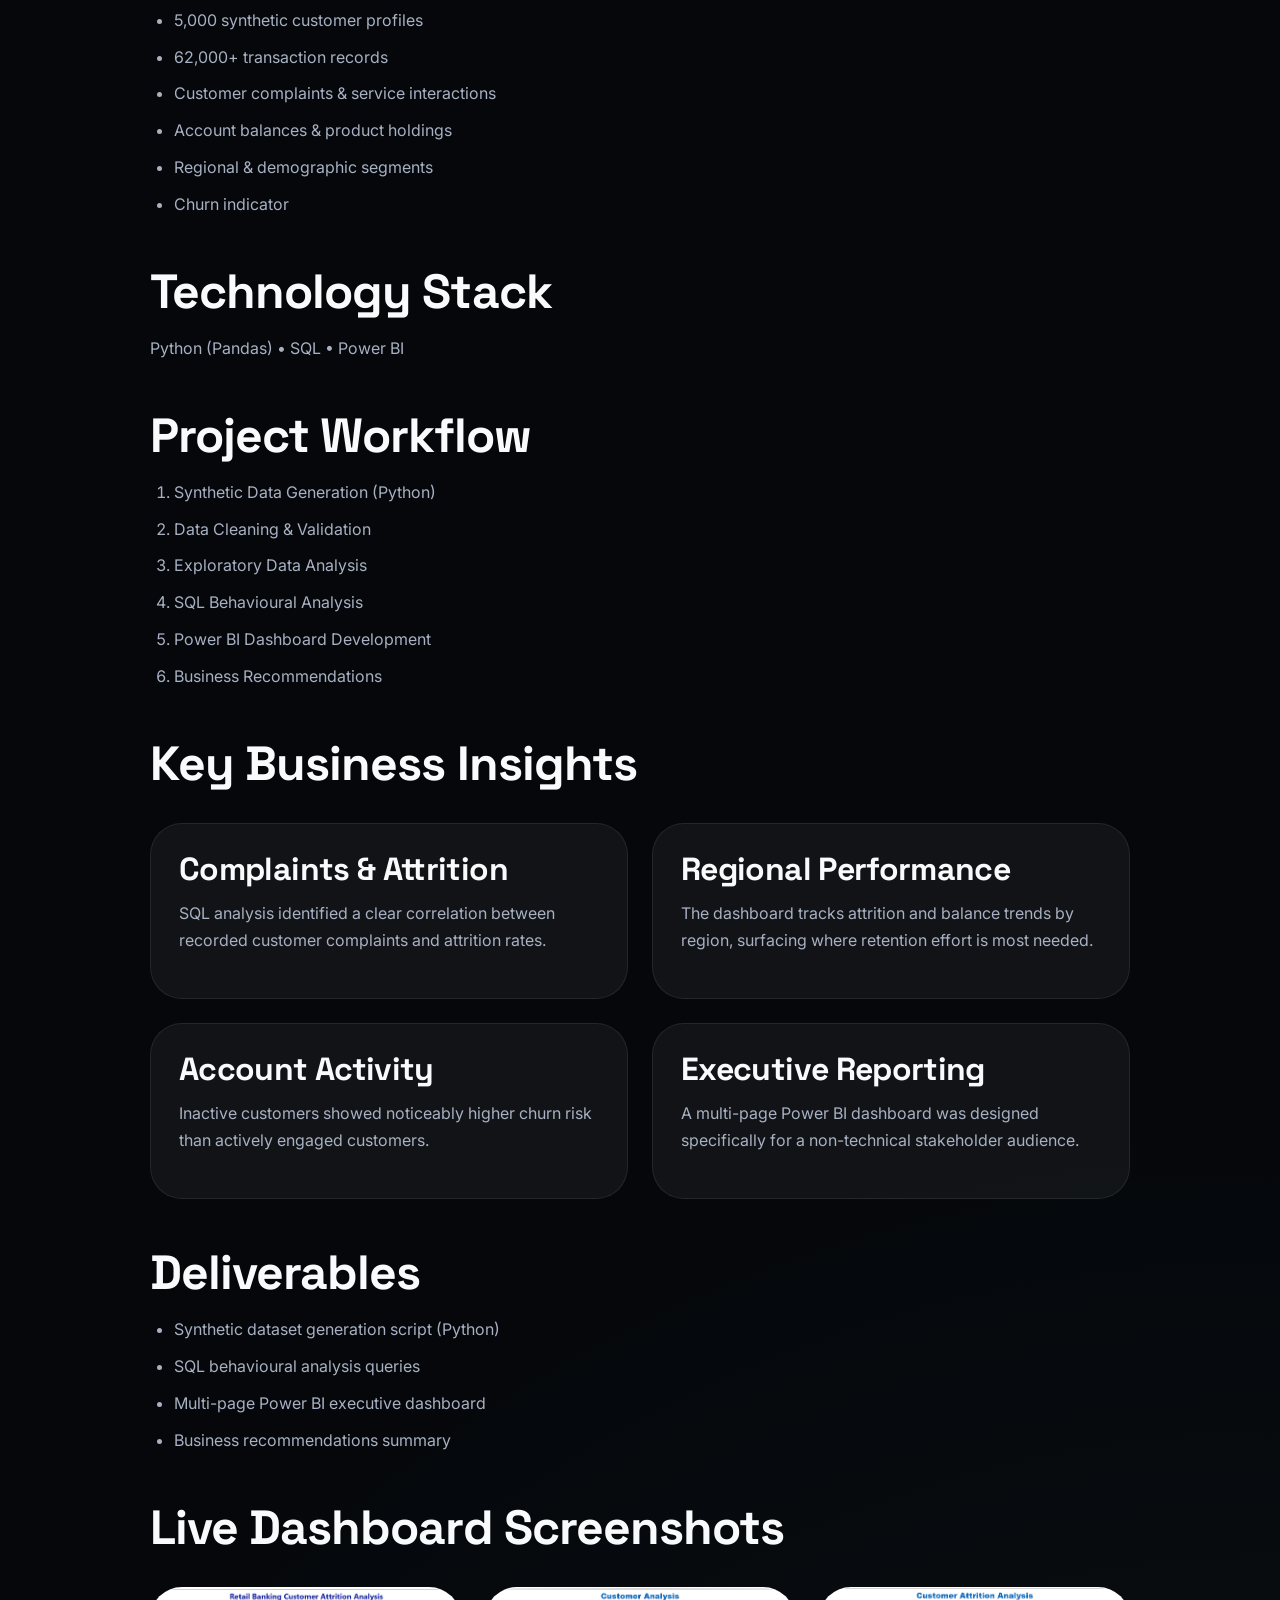
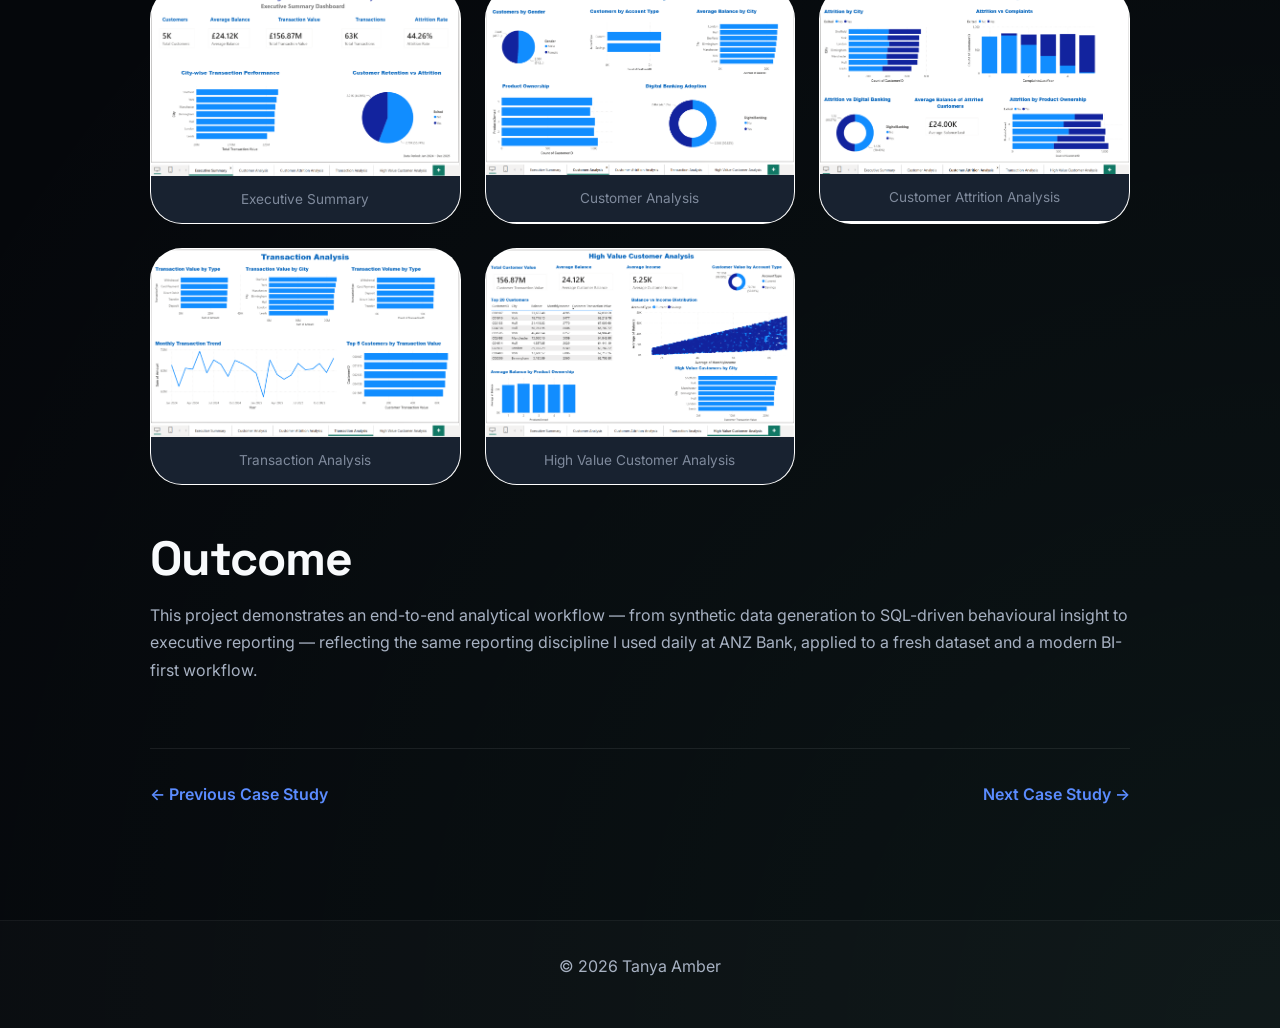
<file: projects/retail-banking.html>
<!DOCTYPE html>
<html lang="en">
<head>
<meta charset="UTF-8">
<meta name="viewport" content="width=device-width, initial-scale=1.0">
<meta name="description" content="Case study: Retail Banking Customer Attrition Analysis — SQL and Python behavioural analysis of 5,000 customers and 62,000+ transactions, visualised in Power BI.">
<title>Retail Banking Customer Attrition Analysis | Tanya Amber</title>
<link rel="icon" href="data:image/svg+xml,%3Csvg xmlns='http://www.w3.org/2000/svg' viewBox='0 0 64 64'%3E%3Crect width='64' height='64' rx='14' fill='%23111827'/%3E%3Ctext x='32' y='44' font-family='Arial,sans-serif' font-size='34' font-weight='700' fill='%235B8CFF' text-anchor='middle'%3ET%3C/text%3E%3C/svg%3E">

<link rel="preconnect" href="https://fonts.googleapis.com">
<link rel="preconnect" href="https://fonts.gstatic.com" crossorigin>
<link href="https://fonts.googleapis.com/css2?family=Inter:wght@300;400;500;600;700;800&family=Space+Grotesk:wght@500;600;700&display=swap" rel="stylesheet">

<link rel="stylesheet" href="../css/variables.css">
<link rel="stylesheet" href="../css/base.css">
<link rel="stylesheet" href="../css/layout.css">
<link rel="stylesheet" href="../css/components.css">
<link rel="stylesheet" href="../css/projects.css">
<link rel="stylesheet" href="../css/responsive.css">
</head>
<body>

<header class="site-header">
<div class="container">
<a class="logo" href="../index.html">Tanya Amber<span>.</span></a>

<button class="nav-toggle" id="navToggle" aria-label="Toggle navigation" aria-expanded="false">
<span></span><span></span><span></span>
</button>

<nav id="siteNav">
<a href="../index.html">Home</a>
<a href="../about.html">About</a>
<a href="../experience.html">Experience</a>
<a class="active" href="../projects.html">Projects</a>
<a href="../certifications.html">Certifications</a>
<a href="../resume.html">Resume</a>
<a href="../contact.html">Contact</a>
<a class="button primary nav-cta" href="../assets/resume/Tanya-Amber-Resume.pdf">Download CV</a>
</nav>
</div>
</header>

<main>

<section class="page-hero">
<div class="container">
<span class="eyebrow">CASE STUDY</span>
<h1>Retail Banking Customer Attrition Analysis</h1>
<p class="lead">
An end-to-end analytics project analysing 5,000 customer profiles and
62,000+ transaction records to understand churn, identify key attrition
drivers and deliver actionable business recommendations through SQL,
Python and Power BI.
</p>
<div class="actions">
<a class="button secondary" href="https://github.com/Tanyamber/banking-customer-attrition-analysis" target="_blank" rel="noopener">View on GitHub</a>
</div>
</div>
</section>

<section class="case-study">
<div class="container">

<h2>Executive Summary</h2>
<p>
Retail banks lose revenue when valuable customers leave. This project
generated a synthetic banking dataset of 5,000 customer profiles and
62,000+ transaction records, then applied SQL behavioural analysis to
identify a clear correlation between customer complaints and attrition —
surfaced through a multi-page Power BI executive dashboard.
</p>

<h2>Business Problem</h2>
<p>
Customer attrition directly affects profitability. The business needed a
repeatable analytical process to identify high-risk customers and support
retention strategies, communicated to a non-technical stakeholder
audience.
</p>

<h2>Objectives</h2>
<ul>
<li>Generate a realistic synthetic dataset covering customers, accounts and transactions.</li>
<li>Perform exploratory data analysis in Python.</li>
<li>Use SQL to identify behavioural churn drivers.</li>
<li>Design a multi-page Power BI executive dashboard.</li>
<li>Surface recommendations a non-technical audience can act on.</li>
</ul>

<h2>Dataset Overview</h2>
<ul>
<li>5,000 synthetic customer profiles</li>
<li>62,000+ transaction records</li>
<li>Customer complaints &amp; service interactions</li>
<li>Account balances &amp; product holdings</li>
<li>Regional &amp; demographic segments</li>
<li>Churn indicator</li>
</ul>

<h2>Technology Stack</h2>
<p>
Python (Pandas) • SQL • Power BI
</p>

<h2>Project Workflow</h2>

<ol>
<li>Synthetic Data Generation (Python)</li>
<li>Data Cleaning &amp; Validation</li>
<li>Exploratory Data Analysis</li>
<li>SQL Behavioural Analysis</li>
<li>Power BI Dashboard Development</li>
<li>Business Recommendations</li>
</ol>

<h2>Key Business Insights</h2>

<div class="insights">

<div class="insight-card">
<h3>Complaints &amp; Attrition</h3>
<p>SQL analysis identified a clear correlation between recorded customer complaints and attrition rates.</p>
</div>

<div class="insight-card">
<h3>Regional Performance</h3>
<p>The dashboard tracks attrition and balance trends by region, surfacing where retention effort is most needed.</p>
</div>

<div class="insight-card">
<h3>Account Activity</h3>
<p>Inactive customers showed noticeably higher churn risk than actively engaged customers.</p>
</div>

<div class="insight-card">
<h3>Executive Reporting</h3>
<p>A multi-page Power BI dashboard was designed specifically for a non-technical stakeholder audience.</p>
</div>

</div>

<h2>Deliverables</h2>

<ul>
<li>Synthetic dataset generation script (Python)</li>
<li>SQL behavioural analysis queries</li>
<li>Multi-page Power BI executive dashboard</li>
<li>Business recommendations summary</li>
</ul>

<h2>Live Dashboard Screenshots</h2>

<div class="screenshot-gallery">

<figure>
<img src="../assets/screenshots/retail-banking/01-executive-summary.png" alt="Executive Summary Dashboard: total customers, average balance, transaction value and attrition rate">
<figcaption>Executive Summary</figcaption>
</figure>

<figure>
<img src="../assets/screenshots/retail-banking/02-customer-analysis.png" alt="Customer Analysis: customers by gender, account type, average balance by city and digital banking adoption">
<figcaption>Customer Analysis</figcaption>
</figure>

<figure>
<img src="../assets/screenshots/retail-banking/03-attrition-analysis.png" alt="Customer Attrition Analysis: attrition by city, complaints, digital banking and product ownership">
<figcaption>Customer Attrition Analysis</figcaption>
</figure>

<figure>
<img src="../assets/screenshots/retail-banking/04-transaction-analysis.png" alt="Transaction Analysis: transaction value by type and city, monthly trend, and top 5 customers">
<figcaption>Transaction Analysis</figcaption>
</figure>

<figure>
<img src="../assets/screenshots/retail-banking/05-high-value-customer-analysis.png" alt="High Value Customer Analysis: top 20 customers, balance vs income distribution, and high value customers by city">
<figcaption>High Value Customer Analysis</figcaption>
</figure>

</div>

<h2>Outcome</h2>

<p>
This project demonstrates an end-to-end analytical workflow — from
synthetic data generation to SQL-driven behavioural insight to executive
reporting — reflecting the same reporting discipline I used daily at ANZ
Bank, applied to a fresh dataset and a modern BI-first workflow.
</p>

<div class="project-navigation">
<a href="uk-data-job-market-platform.html">← Previous Case Study</a>
<a href="uk-financial-data-pipeline.html">Next Case Study →</a>
</div>

</div>
</section>

</main>

<footer class="site-footer">
<div class="container">
<p>© 2026 Tanya Amber</p>
</div>
</footer>

<script src="../js/main.js"></script>

</body>
</html>
</file>
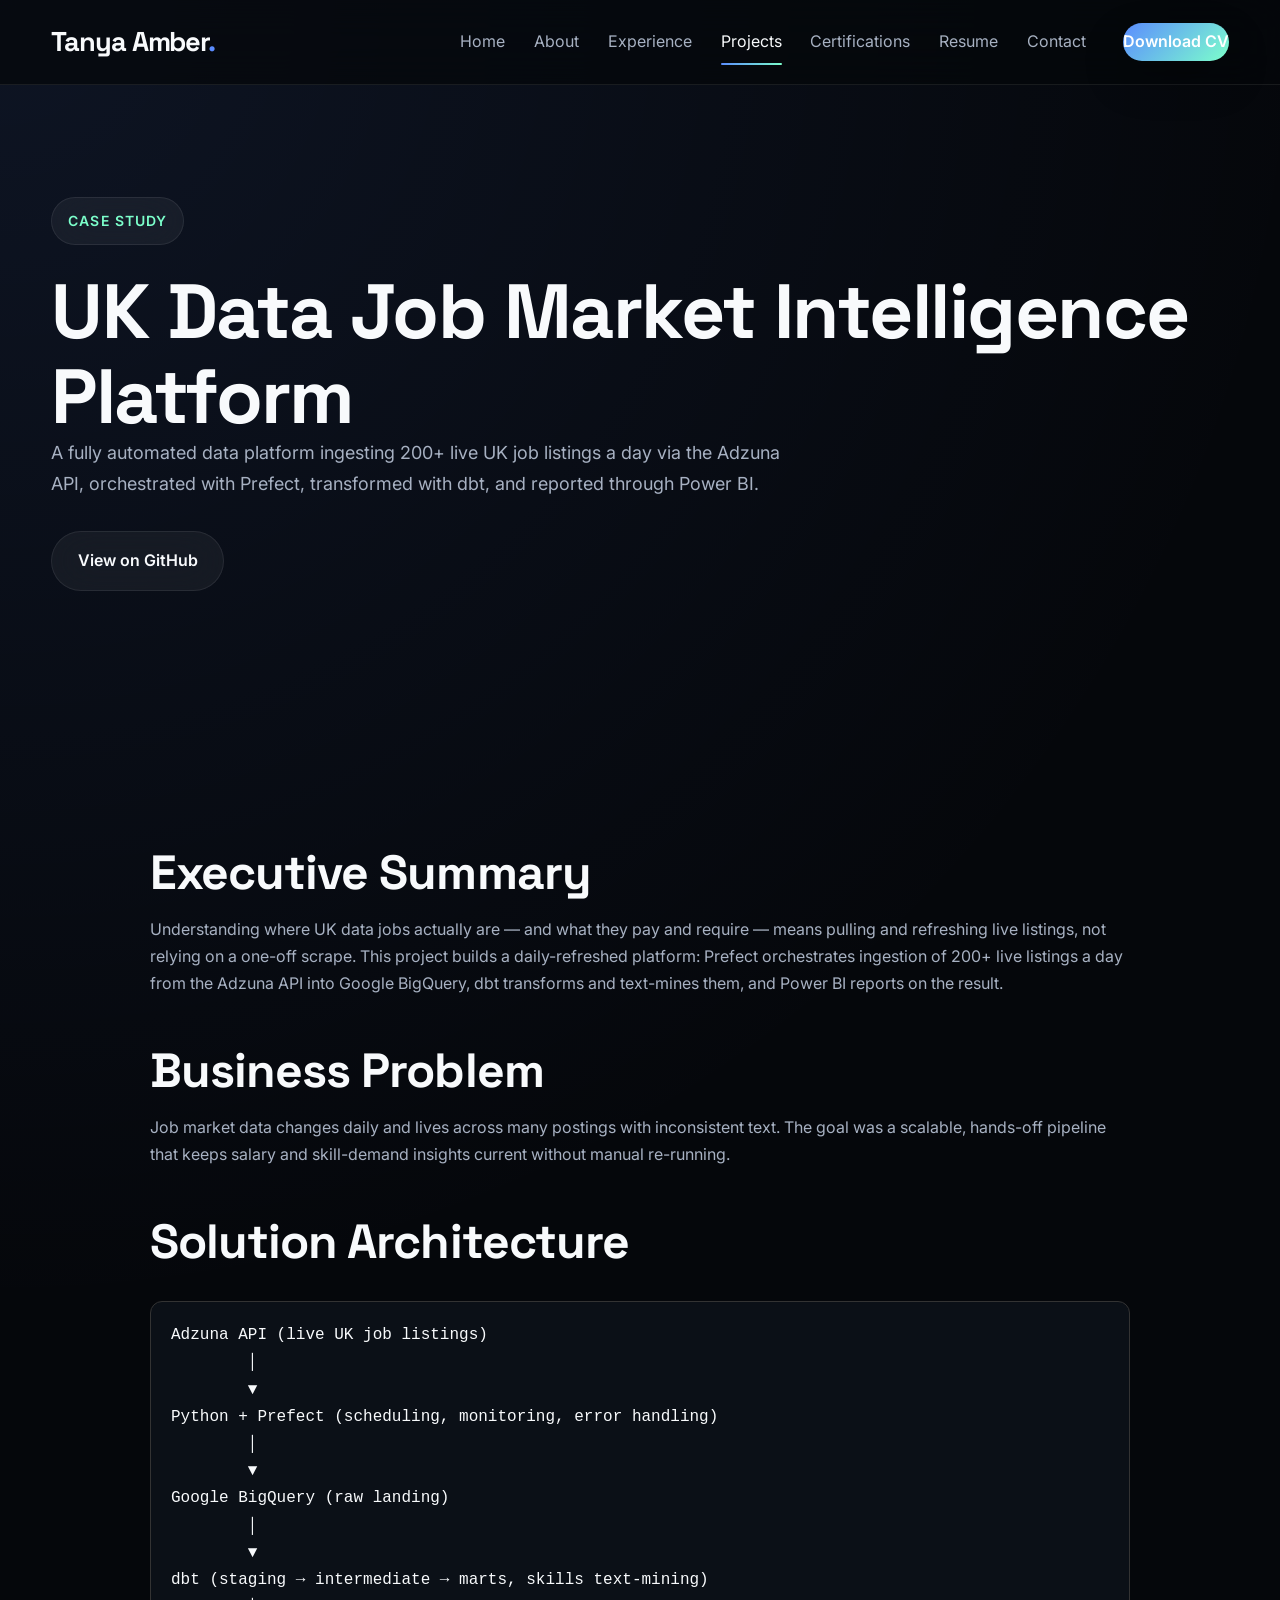
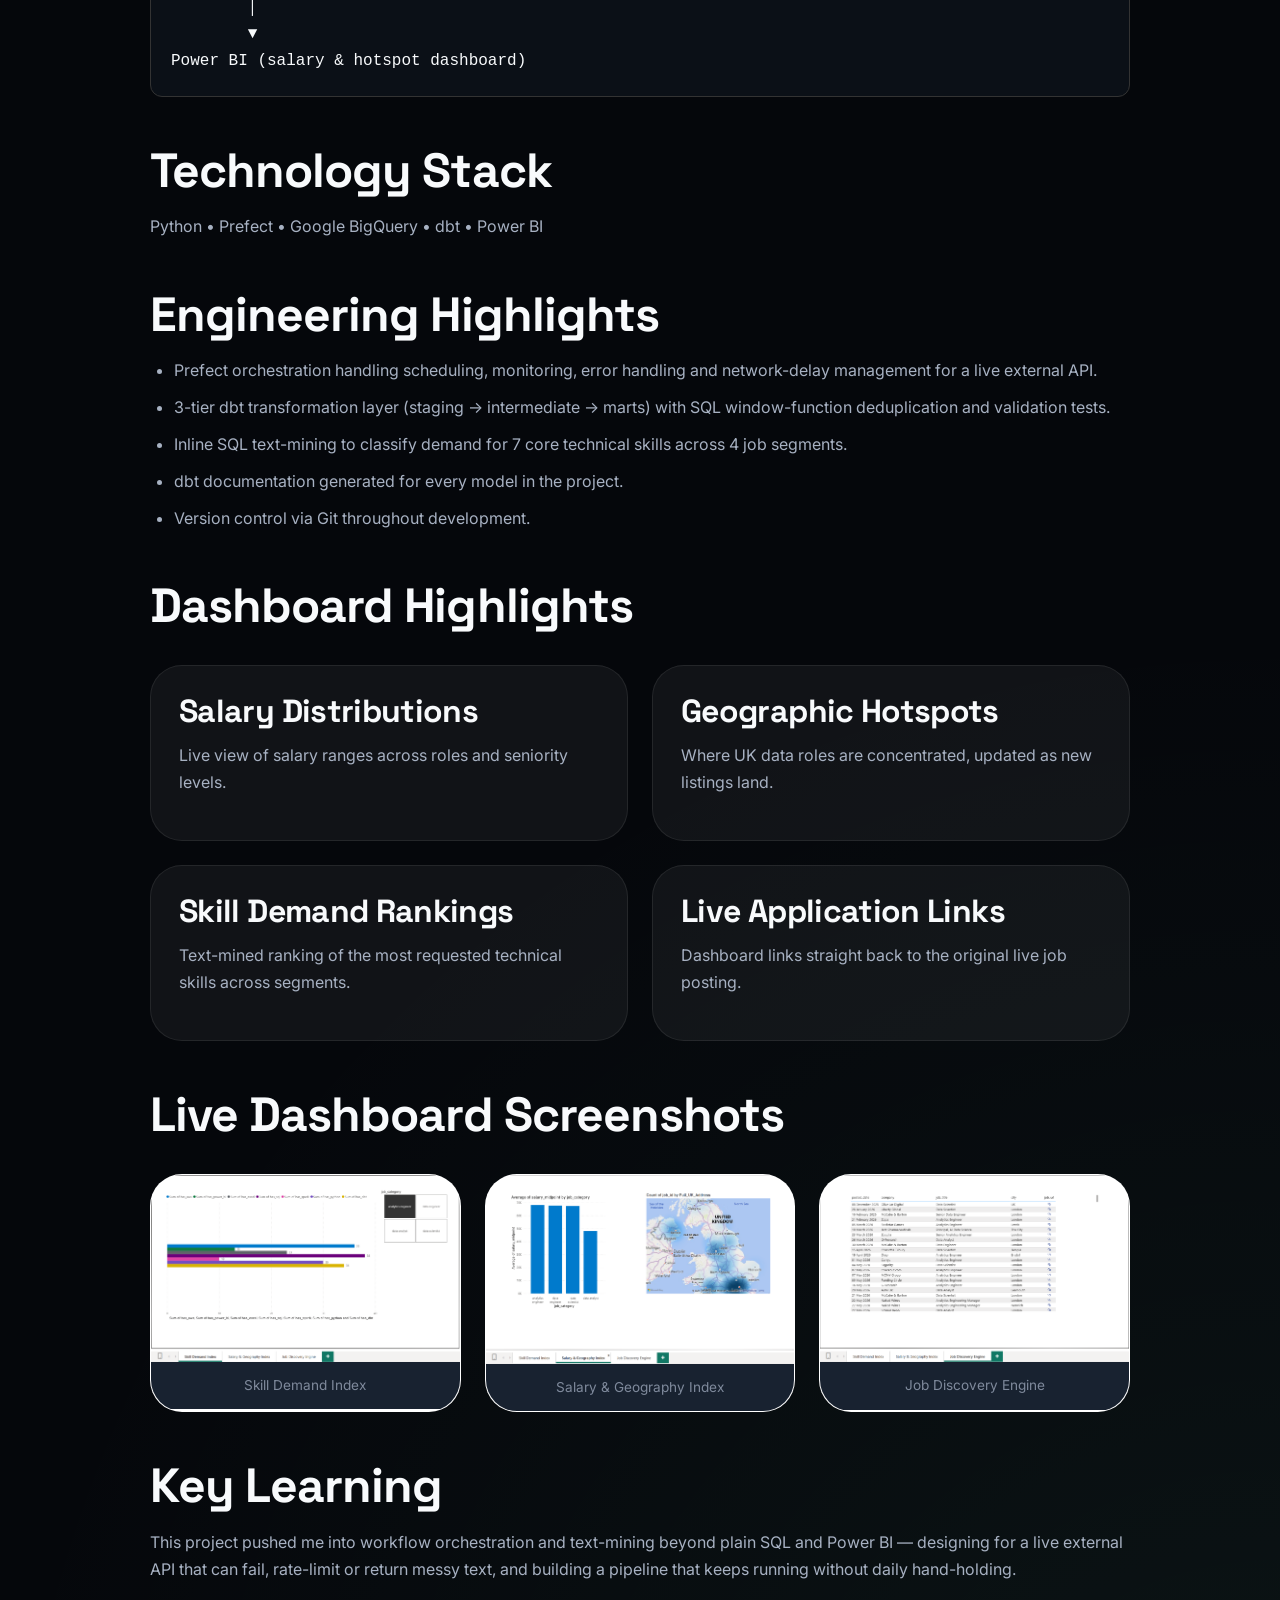
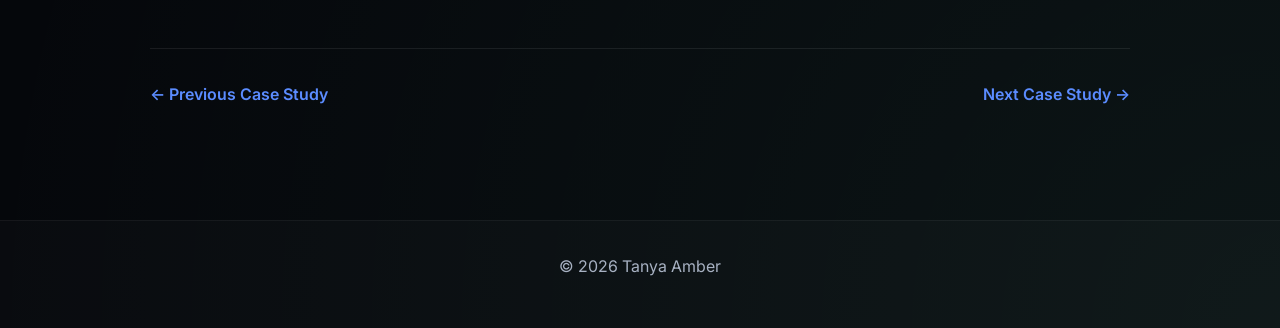
<file: projects/uk-data-job-market-platform.html>
<!DOCTYPE html>
<html lang="en">
<head>
<meta charset="UTF-8">
<meta name="viewport" content="width=device-width, initial-scale=1.0">
<meta name="description" content="Case study: UK Data Job Market Intelligence Platform — Prefect-orchestrated ingestion of live UK job listings into BigQuery, transformed with dbt and reported in Power BI.">
<title>UK Data Job Market Intelligence Platform | Tanya Amber</title>
<link rel="icon" href="data:image/svg+xml,%3Csvg xmlns='http://www.w3.org/2000/svg' viewBox='0 0 64 64'%3E%3Crect width='64' height='64' rx='14' fill='%23111827'/%3E%3Ctext x='32' y='44' font-family='Arial,sans-serif' font-size='34' font-weight='700' fill='%235B8CFF' text-anchor='middle'%3ET%3C/text%3E%3C/svg%3E">

<link rel="preconnect" href="https://fonts.googleapis.com">
<link rel="preconnect" href="https://fonts.gstatic.com" crossorigin>
<link href="https://fonts.googleapis.com/css2?family=Inter:wght@300;400;500;600;700;800&family=Space+Grotesk:wght@500;600;700&display=swap" rel="stylesheet">

<link rel="stylesheet" href="../css/variables.css">
<link rel="stylesheet" href="../css/base.css">
<link rel="stylesheet" href="../css/layout.css">
<link rel="stylesheet" href="../css/components.css">
<link rel="stylesheet" href="../css/projects.css">
<link rel="stylesheet" href="../css/responsive.css">
</head>
<body>

<header class="site-header">
<div class="container">
<a class="logo" href="../index.html">Tanya Amber<span>.</span></a>

<button class="nav-toggle" id="navToggle" aria-label="Toggle navigation" aria-expanded="false">
<span></span><span></span><span></span>
</button>

<nav id="siteNav">
<a href="../index.html">Home</a>
<a href="../about.html">About</a>
<a href="../experience.html">Experience</a>
<a class="active" href="../projects.html">Projects</a>
<a href="../certifications.html">Certifications</a>
<a href="../resume.html">Resume</a>
<a href="../contact.html">Contact</a>
<a class="button primary nav-cta" href="../assets/resume/Tanya-Amber-Resume.pdf">Download CV</a>
</nav>
</div>
</header>

<main>

<section class="page-hero">
<div class="container">
<span class="eyebrow">CASE STUDY</span>
<h1>UK Data Job Market Intelligence Platform</h1>
<p class="lead">
A fully automated data platform ingesting 200+ live UK job listings a day
via the Adzuna API, orchestrated with Prefect, transformed with dbt, and
reported through Power BI.
</p>
<div class="actions">
<a class="button secondary" href="https://github.com/Tanyamber/uk-data-job-market-platform" target="_blank" rel="noopener">View on GitHub</a>
</div>
</div>
</section>

<section class="case-study">
<div class="container">

<h2>Executive Summary</h2>
<p>
Understanding where UK data jobs actually are — and what they pay and
require — means pulling and refreshing live listings, not relying on a
one-off scrape. This project builds a daily-refreshed platform: Prefect
orchestrates ingestion of 200+ live listings a day from the Adzuna API
into Google BigQuery, dbt transforms and text-mines them, and Power BI
reports on the result.
</p>

<h2>Business Problem</h2>
<p>
Job market data changes daily and lives across many postings with
inconsistent text. The goal was a scalable, hands-off pipeline that keeps
salary and skill-demand insights current without manual re-running.
</p>

<h2>Solution Architecture</h2>

<pre style="padding:20px;border:1px solid #333;border-radius:12px;overflow:auto;">
Adzuna API (live UK job listings)
        │
        ▼
Python + Prefect (scheduling, monitoring, error handling)
        │
        ▼
Google BigQuery (raw landing)
        │
        ▼
dbt (staging → intermediate → marts, skills text-mining)
        │
        ▼
Power BI (salary &amp; hotspot dashboard)
</pre>

<h2>Technology Stack</h2>
<p>Python • Prefect • Google BigQuery • dbt • Power BI</p>

<h2>Engineering Highlights</h2>
<ul>
<li>Prefect orchestration handling scheduling, monitoring, error handling and network-delay management for a live external API.</li>
<li>3-tier dbt transformation layer (staging → intermediate → marts) with SQL window-function deduplication and validation tests.</li>
<li>Inline SQL text-mining to classify demand for 7 core technical skills across 4 job segments.</li>
<li>dbt documentation generated for every model in the project.</li>
<li>Version control via Git throughout development.</li>
</ul>

<h2>Dashboard Highlights</h2>

<div class="insights">

<div class="insight-card">
<h3>Salary Distributions</h3>
<p>Live view of salary ranges across roles and seniority levels.</p>
</div>

<div class="insight-card">
<h3>Geographic Hotspots</h3>
<p>Where UK data roles are concentrated, updated as new listings land.</p>
</div>

<div class="insight-card">
<h3>Skill Demand Rankings</h3>
<p>Text-mined ranking of the most requested technical skills across segments.</p>
</div>

<div class="insight-card">
<h3>Live Application Links</h3>
<p>Dashboard links straight back to the original live job posting.</p>
</div>

</div>

<h2>Live Dashboard Screenshots</h2>

<div class="screenshot-gallery">

<figure>
<img src="../assets/screenshots/job-market/skill-demand.png" alt="Skill Demand Index: ranking of AWS, Power BI, Excel, SQL, Spark, Python and dbt demand across job categories">
<figcaption>Skill Demand Index</figcaption>
</figure>

<figure>
<img src="../assets/screenshots/job-market/salary-geography.png" alt="Salary & Geography Index: average salary by job category and UK hiring hotspot map">
<figcaption>Salary &amp; Geography Index</figcaption>
</figure>

<figure>
<img src="../assets/screenshots/job-market/job-discovery.png" alt="Job Discovery Engine: live table of job listings with links back to the original posting">
<figcaption>Job Discovery Engine</figcaption>
</figure>

</div>

<h2>Key Learning</h2>
<p>
This project pushed me into workflow orchestration and text-mining beyond
plain SQL and Power BI — designing for a live external API that can fail,
rate-limit or return messy text, and building a pipeline that keeps
running without daily hand-holding.
</p>

<div class="project-navigation">
<a href="hospitality-epos-pipeline.html">← Previous Case Study</a>
<a href="retail-banking.html">Next Case Study →</a>
</div>

</div>
</section>

</main>

<footer class="site-footer">
<div class="container">
<p>© 2026 Tanya Amber</p>
</div>
</footer>

<script src="../js/main.js"></script>

</body>
</html>
</file>
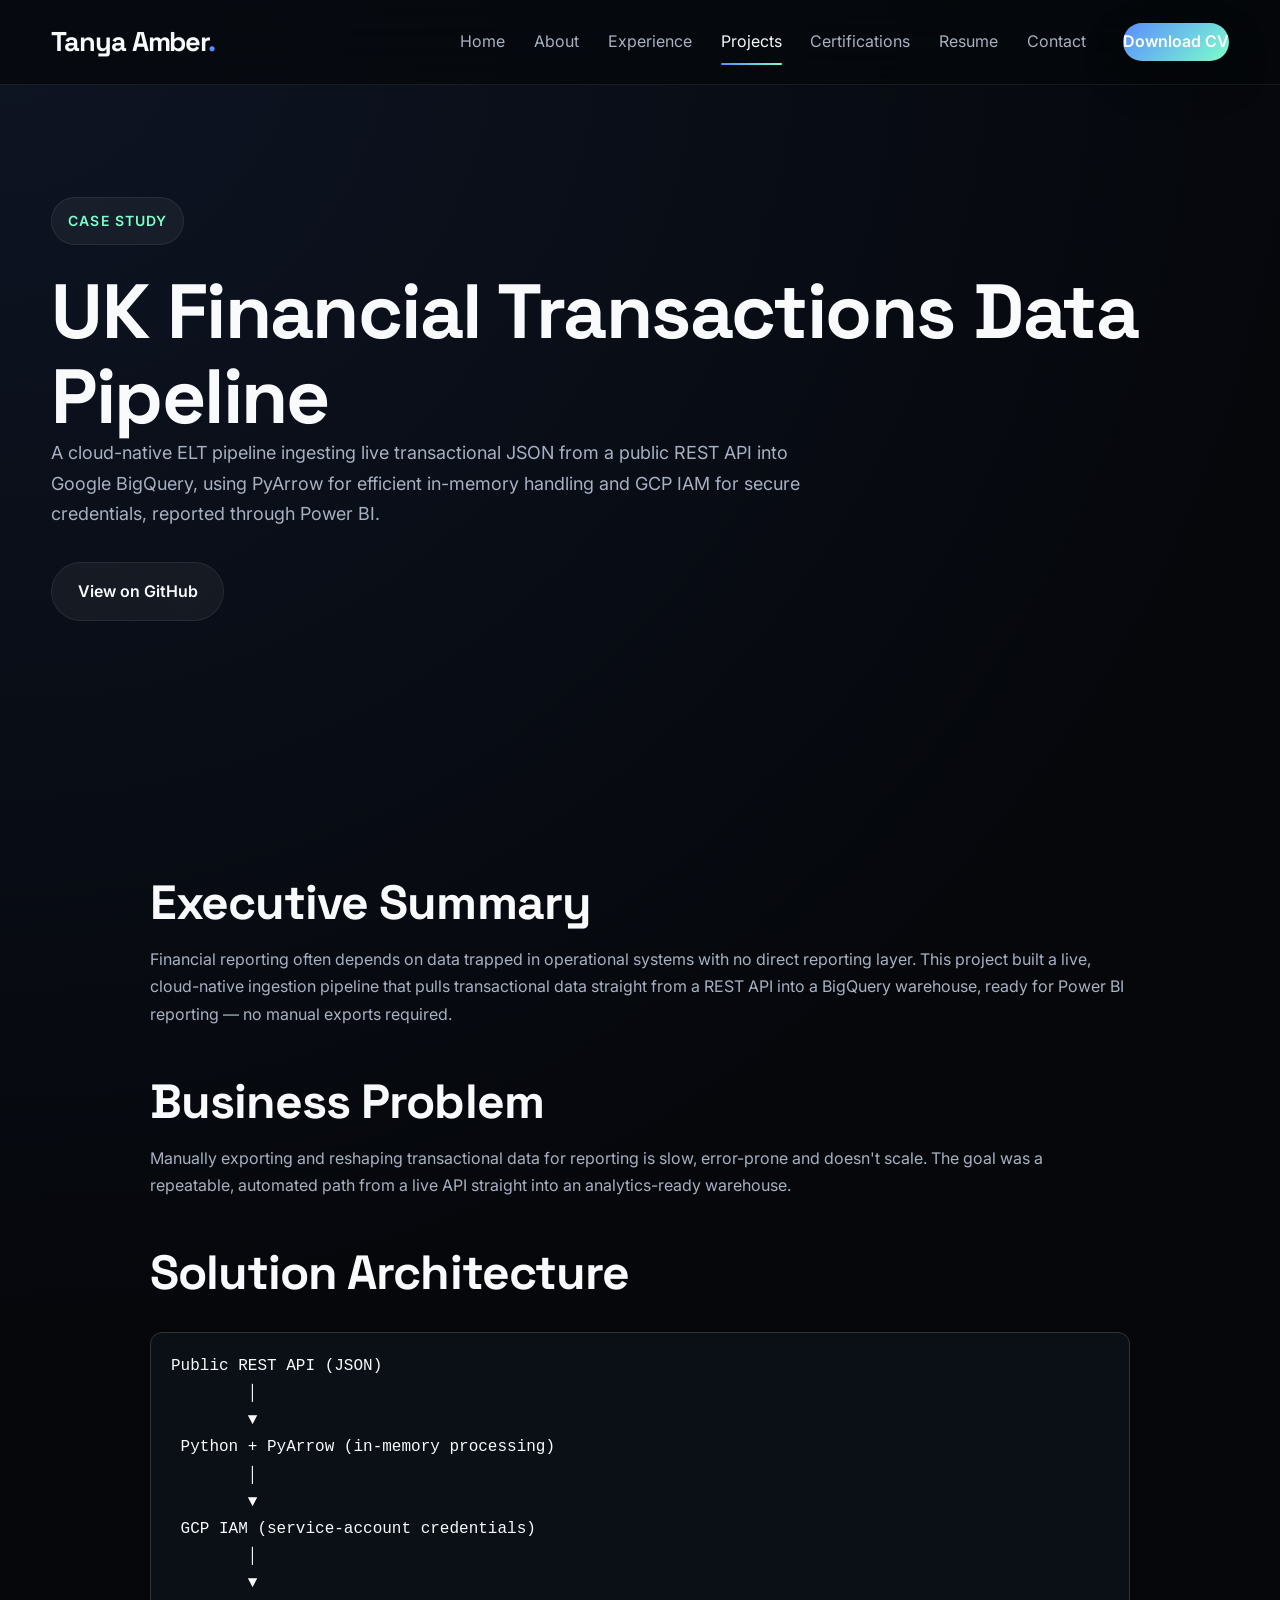
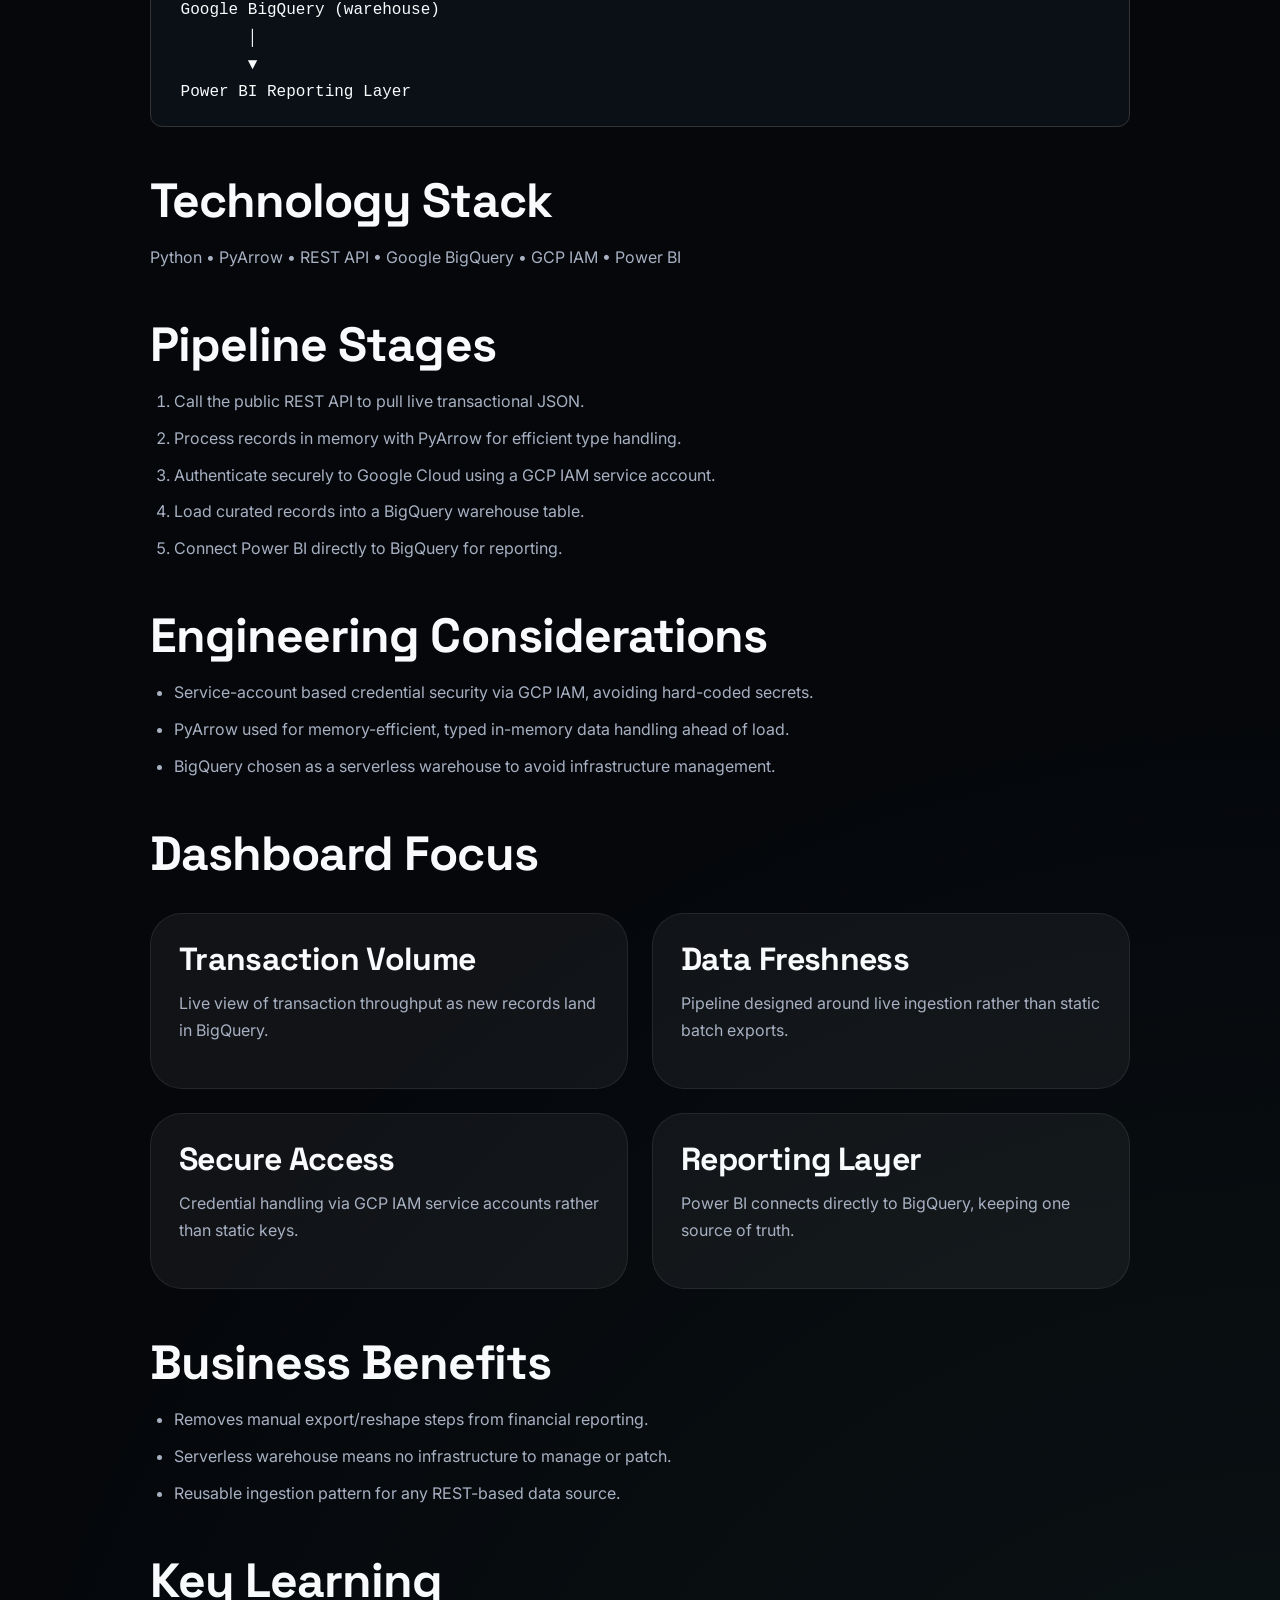
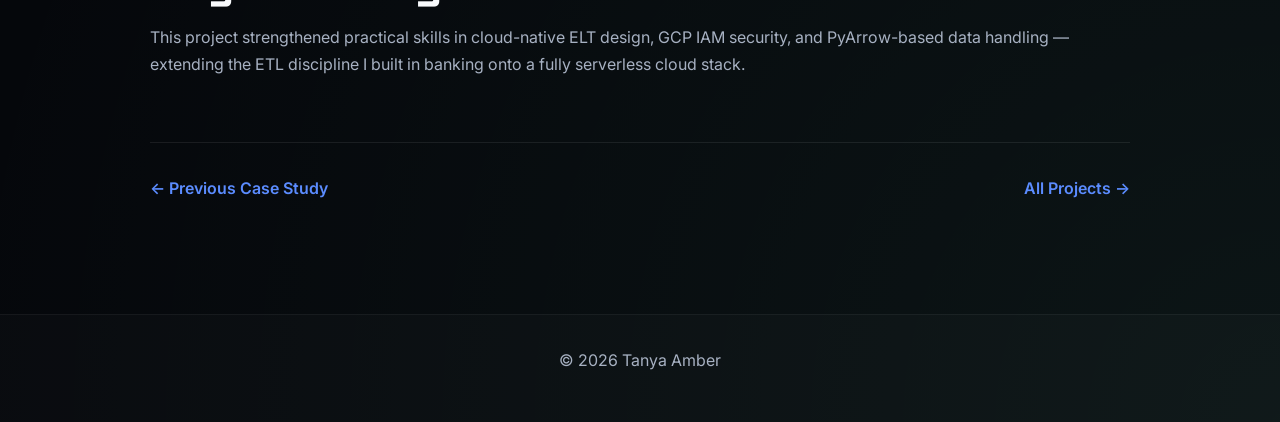
<file: projects/uk-financial-data-pipeline.html>
<!DOCTYPE html>
<html lang="en">
<head>
<meta charset="UTF-8">
<meta name="viewport" content="width=device-width, initial-scale=1.0">
<meta name="description" content="Case study: UK Financial Transactions Data Pipeline — a cloud-native ELT pipeline ingesting live REST API data into Google BigQuery with PyArrow and GCP IAM, reported through Power BI.">
<title>UK Financial Transactions Data Pipeline | Tanya Amber</title>
<link rel="icon" href="data:image/svg+xml,%3Csvg xmlns='http://www.w3.org/2000/svg' viewBox='0 0 64 64'%3E%3Crect width='64' height='64' rx='14' fill='%23111827'/%3E%3Ctext x='32' y='44' font-family='Arial,sans-serif' font-size='34' font-weight='700' fill='%235B8CFF' text-anchor='middle'%3ET%3C/text%3E%3C/svg%3E">

<link rel="preconnect" href="https://fonts.googleapis.com">
<link rel="preconnect" href="https://fonts.gstatic.com" crossorigin>
<link href="https://fonts.googleapis.com/css2?family=Inter:wght@300;400;500;600;700;800&family=Space+Grotesk:wght@500;600;700&display=swap" rel="stylesheet">

<link rel="stylesheet" href="../css/variables.css">
<link rel="stylesheet" href="../css/base.css">
<link rel="stylesheet" href="../css/layout.css">
<link rel="stylesheet" href="../css/components.css">
<link rel="stylesheet" href="../css/projects.css">
<link rel="stylesheet" href="../css/responsive.css">
</head>
<body>

<header class="site-header">
<div class="container">
<a class="logo" href="../index.html">Tanya Amber<span>.</span></a>

<button class="nav-toggle" id="navToggle" aria-label="Toggle navigation" aria-expanded="false">
<span></span><span></span><span></span>
</button>

<nav id="siteNav">
<a href="../index.html">Home</a>
<a href="../about.html">About</a>
<a href="../experience.html">Experience</a>
<a class="active" href="../projects.html">Projects</a>
<a href="../certifications.html">Certifications</a>
<a href="../resume.html">Resume</a>
<a href="../contact.html">Contact</a>
<a class="button primary nav-cta" href="../assets/resume/Tanya-Amber-Resume.pdf">Download CV</a>
</nav>
</div>
</header>

<main>

<section class="page-hero">
<div class="container">
<span class="eyebrow">CASE STUDY</span>
<h1>UK Financial Transactions Data Pipeline</h1>
<p class="lead">
A cloud-native ELT pipeline ingesting live transactional JSON from a
public REST API into Google BigQuery, using PyArrow for efficient
in-memory handling and GCP IAM for secure credentials, reported through
Power BI.
</p>
<div class="actions">
<a class="button secondary" href="https://github.com/Tanyamber/uk-financial-data-pipeline" target="_blank" rel="noopener">View on GitHub</a>
</div>
</div>
</section>

<section class="case-study">
<div class="container">

<h2>Executive Summary</h2>
<p>
Financial reporting often depends on data trapped in operational systems
with no direct reporting layer. This project built a live, cloud-native
ingestion pipeline that pulls transactional data straight from a REST API
into a BigQuery warehouse, ready for Power BI reporting — no manual
exports required.
</p>

<h2>Business Problem</h2>
<p>
Manually exporting and reshaping transactional data for reporting is slow,
error-prone and doesn't scale. The goal was a repeatable, automated path
from a live API straight into an analytics-ready warehouse.
</p>

<h2>Solution Architecture</h2>

<pre style="padding:20px;border:1px solid #333;border-radius:12px;overflow:auto;">
Public REST API (JSON)
        │
        ▼
 Python + PyArrow (in-memory processing)
        │
        ▼
 GCP IAM (service-account credentials)
        │
        ▼
 Google BigQuery (warehouse)
        │
        ▼
 Power BI Reporting Layer
</pre>

<h2>Technology Stack</h2>
<p>Python • PyArrow • REST API • Google BigQuery • GCP IAM • Power BI</p>

<h2>Pipeline Stages</h2>

<ol>
<li>Call the public REST API to pull live transactional JSON.</li>
<li>Process records in memory with PyArrow for efficient type handling.</li>
<li>Authenticate securely to Google Cloud using a GCP IAM service account.</li>
<li>Load curated records into a BigQuery warehouse table.</li>
<li>Connect Power BI directly to BigQuery for reporting.</li>
</ol>

<h2>Engineering Considerations</h2>
<ul>
<li>Service-account based credential security via GCP IAM, avoiding hard-coded secrets.</li>
<li>PyArrow used for memory-efficient, typed in-memory data handling ahead of load.</li>
<li>BigQuery chosen as a serverless warehouse to avoid infrastructure management.</li>
</ul>

<h2>Dashboard Focus</h2>

<div class="insights">

<div class="insight-card">
<h3>Transaction Volume</h3>
<p>Live view of transaction throughput as new records land in BigQuery.</p>
</div>

<div class="insight-card">
<h3>Data Freshness</h3>
<p>Pipeline designed around live ingestion rather than static batch exports.</p>
</div>

<div class="insight-card">
<h3>Secure Access</h3>
<p>Credential handling via GCP IAM service accounts rather than static keys.</p>
</div>

<div class="insight-card">
<h3>Reporting Layer</h3>
<p>Power BI connects directly to BigQuery, keeping one source of truth.</p>
</div>

</div>

<h2>Business Benefits</h2>
<ul>
<li>Removes manual export/reshape steps from financial reporting.</li>
<li>Serverless warehouse means no infrastructure to manage or patch.</li>
<li>Reusable ingestion pattern for any REST-based data source.</li>
</ul>

<h2>Key Learning</h2>
<p>
This project strengthened practical skills in cloud-native ELT design,
GCP IAM security, and PyArrow-based data handling — extending the ETL
discipline I built in banking onto a fully serverless cloud stack.
</p>

<div class="project-navigation">
<a href="retail-banking.html">← Previous Case Study</a>
<a href="../projects.html">All Projects →</a>
</div>

</div>
</section>

</main>

<footer class="site-footer">
<div class="container">
<p>© 2026 Tanya Amber</p>
</div>
</footer>

<script src="../js/main.js"></script>

</body>
</html>
</file>
<file: css/variables.css>
/* ==========================================================
   variables.css
   Premium Design System v1.0
   ========================================================== */

:root{

  /* Brand */
  --color-primary:#5B8CFF;
  --color-primary-hover:#4A79F2;
  --color-accent:#7CFFCB;

  /* Background */
  --color-bg:#05070B;
  --color-bg-soft:#0B1017;
  --color-surface:#111827;
  --color-surface-2:#182230;

  /* Text */
  --color-text:#F8FAFC;
  --color-text-muted:#A7B1C2;
  --color-text-soft:#7F8A9C;

  /* Borders */
  --color-border:rgba(255,255,255,.08);
  --color-border-strong:rgba(255,255,255,.16);

  /* Glass */
  --glass-bg:rgba(255,255,255,.05);
  --glass-bg-hover:rgba(255,255,255,.08);
  --glass-blur:22px;

  /* Gradients */
  --gradient-primary:linear-gradient(135deg,#5B8CFF 0%,#7CFFCB 100%);
  --gradient-dark:linear-gradient(180deg,#111827,#05070B);

  /* Typography */
  --font-heading:"Space Grotesk",sans-serif;
  --font-body:"Inter",sans-serif;

  --fs-xs:.75rem;
  --fs-sm:.875rem;
  --fs-base:1rem;
  --fs-lg:1.125rem;
  --fs-xl:1.35rem;
  --fs-2xl:2rem;
  --fs-3xl:3rem;
  --fs-hero:clamp(3rem,6vw,5.75rem);

  --fw-regular:400;
  --fw-medium:500;
  --fw-semibold:600;
  --fw-bold:700;
  --fw-black:800;

  /* Layout */
  --container:1240px;
  --section-padding:7rem;
  --radius-sm:12px;
  --radius-md:20px;
  --radius-lg:32px;
  --radius-pill:999px;

  /* Shadows */
  --shadow-sm:0 8px 20px rgba(0,0,0,.18);
  --shadow-md:0 18px 40px rgba(0,0,0,.28);
  --shadow-lg:0 30px 80px rgba(0,0,0,.38);

  /* Motion */
  --ease:cubic-bezier(.22,1,.36,1);
  --transition-fast:.2s var(--ease);
  --transition:.35s var(--ease);
  --transition-slow:.6s var(--ease);

  /* Layers */
  --z-bg:-10;
  --z-base:1;
  --z-header:1000;
  --z-modal:5000;
}

/* Responsive scales */
@media (max-width:1024px){
  :root{
    --section-padding:5rem;
    --fs-hero:clamp(2.5rem,8vw,4.5rem);
  }
}

@media (max-width:768px){
  :root{
    --section-padding:4rem;
    --container:92vw;
  }
}
</file>
<file: css/base.css>
/* ==========================================================
   base.css
   Global Reset & Foundation
   Depends on: variables.css
   ========================================================== */

/* ---------- Reset ---------- */

*,
*::before,
*::after{
    margin:0;
    padding:0;
    box-sizing:border-box;
}

html{
    scroll-behavior:smooth;
    -webkit-text-size-adjust:100%;
}

body{
    font-family:var(--font-body);
    font-size:var(--fs-base);
    font-weight:var(--fw-regular);
    line-height:1.7;
    color:var(--color-text);
    background:
        radial-gradient(circle at top left, rgba(91,140,255,.10), transparent 35%),
        radial-gradient(circle at bottom right, rgba(124,255,203,.06), transparent 35%),
        var(--color-bg);
    overflow-x:hidden;
    min-height:100vh;
    text-rendering:optimizeLegibility;
}

/* ---------- Media ---------- */

img,
picture,
svg,
video{
    display:block;
    max-width:100%;
}

img{
    height:auto;
}

/* ---------- Links ---------- */

a{
    color:inherit;
    text-decoration:none;
    transition:var(--transition);
}

/* ---------- Lists ---------- */

ul,
ol{
    list-style:none;
}

/* ---------- Forms ---------- */

button,
input,
textarea,
select{
    font:inherit;
}

button{
    border:none;
    background:none;
    cursor:pointer;
}

input,
textarea,
select{
    background:transparent;
    color:inherit;
    outline:none;
}

/* ---------- Typography ---------- */

h1,h2,h3,h4,h5,h6{
    font-family:var(--font-heading);
    font-weight:var(--fw-bold);
    line-height:1.1;
    letter-spacing:-.02em;
}

h1{font-size:var(--fs-hero);}
h2{font-size:var(--fs-3xl);}
h3{font-size:var(--fs-2xl);}
h4{font-size:var(--fs-xl);}

p{
    color:var(--color-text-muted);
    margin-bottom:1rem;
}

strong{
    color:var(--color-text);
}

/* ---------- Selection ---------- */

::selection{
    background:var(--color-primary);
    color:#fff;
}

/* ---------- Scrollbar ---------- */

::-webkit-scrollbar{
    width:10px;
}

::-webkit-scrollbar-track{
    background:var(--color-bg-soft);
}

::-webkit-scrollbar-thumb{
    background:var(--color-primary);
    border-radius:999px;
}

::-webkit-scrollbar-thumb:hover{
    background:var(--color-primary-hover);
}

/* ---------- Layout ---------- */

.container{
    width:min(var(--container),92%);
    margin-inline:auto;
}

section{
    padding-block:var(--section-padding);
}

.lead{
    max-width:760px;
    font-size:var(--fs-lg);
    color:var(--color-text-muted);
}

.eyebrow{
    display:inline-flex;
    align-items:center;
    gap:.5rem;
    padding:.7rem 1rem;
    margin-bottom:1.5rem;
    border-radius:var(--radius-pill);
    border:1px solid var(--color-border);
    background:var(--glass-bg);
    backdrop-filter:blur(var(--glass-blur));
    color:var(--color-accent);
    font-size:var(--fs-sm);
    font-weight:var(--fw-semibold);
    letter-spacing:.08em;
    text-transform:uppercase;
}

/* ---------- Buttons ---------- */

.button{
    display:inline-flex;
    align-items:center;
    justify-content:center;
    gap:.6rem;
    padding:.95rem 1.6rem;
    border-radius:var(--radius-pill);
    font-weight:var(--fw-semibold);
    transition:var(--transition);
}

.button.primary{
    color:#fff;
    background:var(--gradient-primary);
    box-shadow:var(--shadow-md);
}

.button.primary:hover{
    transform:translateY(-3px);
}

.button.secondary{
    border:1px solid var(--color-border);
    background:var(--glass-bg);
    backdrop-filter:blur(var(--glass-blur));
}

.button.secondary:hover{
    background:var(--glass-bg-hover);
    transform:translateY(-3px);
}

/* ---------- Glass Utility ---------- */

.glass-card{
    background:var(--glass-bg);
    border:1px solid var(--color-border);
    border-radius:var(--radius-lg);
    backdrop-filter:blur(var(--glass-blur));
    box-shadow:var(--shadow-sm);
}

/* ---------- Focus ---------- */

a:focus-visible,
button:focus-visible{
    outline:2px solid var(--color-accent);
    outline-offset:4px;
}
</file>
<file: css/layout.css>
/* ==========================================================
   layout.css
   Global Layout & Page Structure
   Depends on: variables.css + base.css
   ========================================================== */

/* ---------- Header ---------- */

.site-header{
    position:sticky;
    top:0;
    z-index:var(--z-header);
    backdrop-filter:blur(var(--glass-blur));
    background:rgba(5,7,11,.72);
    border-bottom:1px solid var(--color-border);
}

.site-header .container{
    display:flex;
    align-items:center;
    justify-content:space-between;
    min-height:84px;
    gap:2rem;
}

.logo{
    font-family:var(--font-heading);
    font-size:1.7rem;
    font-weight:var(--fw-bold);
    letter-spacing:-.04em;
}

.logo span{
    color:var(--color-primary);
}

.site-header nav{
    display:flex;
    align-items:center;
    gap:1.8rem;
    margin-left:auto;
}

.site-header nav a{
    color:var(--color-text-muted);
    position:relative;
    padding:.35rem 0;
    transition:var(--transition);
}

.site-header nav a:hover,
.site-header nav a.active{
    color:var(--color-text);
}

.site-header nav a::after{
    content:"";
    position:absolute;
    left:0;
    bottom:-4px;
    width:0;
    height:2px;
    border-radius:999px;
    background:var(--gradient-primary);
    transition:var(--transition-fast);
}

.site-header nav a:hover::after,
.site-header nav a.active::after{
    width:100%;
}

.site-header nav a.nav-cta{
    margin-left:.5rem;
}

.site-header nav a.nav-cta::after{
    content:none;
}

/* ---------- Mobile Nav Toggle ---------- */

.nav-toggle{
    display:none;
    flex-direction:column;
    justify-content:center;
    gap:5px;
    width:40px;
    height:40px;
    background:none;
    border:1px solid var(--color-border-strong);
    border-radius:var(--radius-sm);
    cursor:pointer;
    padding:0;
    align-items:center;
    z-index:1200;
}

.nav-toggle span{
    display:block;
    width:18px;
    height:2px;
    border-radius:2px;
    background:var(--color-text);
    transition:var(--transition-fast);
}

.nav-toggle.open span:nth-child(1){
    transform:translateY(7px) rotate(45deg);
}

.nav-toggle.open span:nth-child(2){
    opacity:0;
}

.nav-toggle.open span:nth-child(3){
    transform:translateY(-7px) rotate(-45deg);
}

body.nav-locked{
    overflow:hidden;
}

@media (max-width:900px){

    .nav-toggle{
        display:flex;
    }

    .site-header .container{
        flex-wrap:nowrap;
        padding:1rem 0;
    }

    .site-header nav{
        position:fixed;
        top:73px;
        left:0;
        right:0;
        bottom:0;
        width:100%;
        margin:0;
        flex-direction:column;
        align-items:flex-start;
        gap:0;
        padding:1rem 6vw 2rem;
        background:rgba(5,7,11,.98);
        backdrop-filter:blur(var(--glass-blur));
        border-top:1px solid var(--color-border);
        transform:translateY(-12px);
        opacity:0;
        pointer-events:none;
        transition:var(--transition);
        overflow-y:auto;
    }

    .site-header nav.open{
        transform:translateY(0);
        opacity:1;
        pointer-events:auto;
    }

    .site-header nav a{
        width:100%;
        padding:1rem 0;
        border-bottom:1px solid var(--color-border);
        font-size:var(--fs-lg);
    }

    .site-header nav .button{
        margin-top:1.5rem;
        width:100%;
        text-align:center;
    }
}

/* ---------- Hero ---------- */

.page-hero,
.hero{
    padding-top:7rem;
    padding-bottom:6rem;
}

.hero-grid{
    display:grid;
    grid-template-columns:1.1fr .9fr;
    align-items:center;
    gap:4rem;
}

.hero-content{
    display:flex;
    flex-direction:column;
    align-items:flex-start;
}

.hero-actions{
    display:flex;
    flex-wrap:wrap;
    gap:1rem;
    margin:2rem 0;
}

.hero-metrics{
    display:grid;
    grid-template-columns:repeat(3,1fr);
    gap:1rem;
    width:100%;
    margin-top:1.5rem;
}

.metric{
    padding:1.4rem;
    border-radius:var(--radius-md);
    background:var(--glass-bg);
    border:1px solid var(--color-border);
    backdrop-filter:blur(var(--glass-blur));
}

.metric h2{
    font-size:2rem;
    margin-bottom:.25rem;
}

.metric p{
    margin:0;
    font-size:var(--fs-sm);
}

/* ---------- Dashboard ---------- */

.hero-dashboard{
    display:flex;
    justify-content:center;
}

.dashboard{
    width:min(100%,520px);
    padding:2rem;
    border-radius:var(--radius-lg);
    background:var(--glass-bg);
    border:1px solid var(--color-border);
    backdrop-filter:blur(var(--glass-blur));
    box-shadow:var(--shadow-lg);
}

.kpis{
    display:grid;
    grid-template-columns:repeat(2,1fr);
    gap:1rem;
    margin-top:1.5rem;
}

.kpi{
    padding:1rem;
    border-radius:var(--radius-md);
    background:rgba(255,255,255,.03);
    border:1px solid rgba(255,255,255,.05);
}

.kpi span{
    display:block;
    color:var(--color-text-soft);
    font-size:var(--fs-sm);
    margin-bottom:.35rem;
}

.kpi strong{
    font-size:1.35rem;
}

/* ---------- Generic Sections ---------- */

.preview{
    border-top:1px solid rgba(255,255,255,.04);
}

.two-column{
    display:grid;
    grid-template-columns:1.2fr .8fr;
    gap:4rem;
    align-items:start;
}

/* ---------- Project Grid ---------- */

.project-grid{
    display:grid;
    grid-template-columns:repeat(2,minmax(0,1fr));
    gap:2rem;
    margin:2.5rem 0;
}

.project-card{
    padding:2rem;
    border-radius:var(--radius-lg);
    background:var(--glass-bg);
    border:1px solid var(--color-border);
    transition:var(--transition);
}

.project-card:hover{
    transform:translateY(-6px);
    box-shadow:var(--shadow-md);
    border-color:var(--color-border-strong);
}

.project-card h3{
    margin-bottom:1rem;
}

.project-card a{
    color:var(--color-primary);
    font-weight:var(--fw-semibold);
}

/* ---------- Timeline ---------- */

.timeline-preview{
    display:grid;
    grid-template-columns:repeat(3,1fr);
    gap:1.5rem;
    margin:2rem 0;
}

.timeline-preview > div{
    padding:1.5rem;
    border-radius:var(--radius-md);
    background:var(--glass-bg);
    border:1px solid var(--color-border);
}

/* ---------- Cards ---------- */

.cards,
.cert-grid,
.future-grid,
.roadmap,
.contact-grid{
    display:grid;
    gap:1.5rem;
}

.cards,
.cert-grid,
.future-grid{
    grid-template-columns:repeat(auto-fit,minmax(240px,1fr));
}

.contact-grid{
    grid-template-columns:repeat(2,minmax(0,1fr));
}

/* ---------- Footer ---------- */

.site-footer{
    border-top:1px solid rgba(255,255,255,.05);
    padding:2rem 0;
    text-align:center;
    color:var(--color-text-soft);
    background:rgba(255,255,255,.015);
}
</file>
<file: css/components.css>
/* ==========================================================
   components.css
   Reusable UI Components
   Depends on: variables.css + base.css + layout.css
   ========================================================== */

/* ---------- Section Heading ---------- */

.section-header{
    max-width:760px;
    margin:0 auto 4rem;
    text-align:center;
}

.section-header h2{
    margin:1rem 0;
}

.section-header p{
    max-width:640px;
    margin:0 auto;
}

/* ---------- Glass Card ---------- */

.glass-card{
    position:relative;
    overflow:hidden;
    padding:2rem;
    transition:var(--transition);
}

.glass-card::before{
    content:"";
    position:absolute;
    inset:0;
    background:linear-gradient(
        135deg,
        rgba(255,255,255,.06),
        transparent 60%
    );
    pointer-events:none;
}

.glass-card:hover{
    transform:translateY(-8px);
    box-shadow:var(--shadow-lg);
}

/* ---------- Badge ---------- */

.badge{
    display:inline-flex;
    align-items:center;
    gap:.5rem;
    padding:.45rem .85rem;
    border-radius:999px;
    background:rgba(91,140,255,.12);
    color:var(--color-primary);
    border:1px solid rgba(91,140,255,.2);
    font-size:var(--fs-sm);
    font-weight:var(--fw-semibold);
}

/* ---------- Technology Chips ---------- */

.tech-stack{
    display:flex;
    flex-wrap:wrap;
    gap:.75rem;
    margin:1.5rem 0;
}

.tech-stack span{
    padding:.55rem .9rem;
    border-radius:999px;
    background:var(--glass-bg);
    border:1px solid var(--color-border);
    color:var(--color-text-muted);
    font-size:var(--fs-sm);
    transition:var(--transition);
}

.tech-stack span:hover{
    border-color:var(--color-primary);
    color:var(--color-text);
    transform:translateY(-2px);
}

/* ---------- Feature Cards ---------- */

.card{
    padding:2rem;
    background:var(--glass-bg);
    border:1px solid var(--color-border);
    border-radius:var(--radius-lg);
    transition:var(--transition);
}

.card:hover{
    transform:translateY(-6px);
    border-color:var(--color-border-strong);
    box-shadow:var(--shadow-md);
}

.card h3{
    margin-bottom:1rem;
}

/* ---------- KPI ---------- */

.metric,
.kpi,
.insight-card,
.future-card,
.roadmap-item,
.cert-card,
.certificate-card{
    background:var(--glass-bg);
    border:1px solid var(--color-border);
    border-radius:var(--radius-lg);
    transition:var(--transition);
}

.metric:hover,
.kpi:hover,
.insight-card:hover,
.future-card:hover,
.roadmap-item:hover,
.cert-card:hover,
.certificate-card:hover{
    transform:translateY(-5px);
    box-shadow:var(--shadow-md);
}

/* ---------- Timeline ---------- */

.timeline-item{
    display:grid;
    grid-template-columns:160px 1fr;
    gap:2rem;
    margin-bottom:3rem;
}

.timeline-item .year{
    font-family:var(--font-heading);
    font-weight:var(--fw-bold);
    color:var(--color-primary);
}

.timeline-item .content{
    padding:2rem;
    background:var(--glass-bg);
    border:1px solid var(--color-border);
    border-radius:var(--radius-lg);
}

/* ---------- Forms ---------- */

.form-group{
    display:flex;
    flex-direction:column;
    gap:.6rem;
    margin-bottom:1.4rem;
}

.form-group label{
    color:var(--color-text);
    font-weight:var(--fw-medium);
}

.form-group input,
.form-group textarea{
    padding:1rem 1.1rem;
    border-radius:var(--radius-md);
    border:1px solid var(--color-border);
    background:rgba(255,255,255,.03);
    transition:var(--transition);
}

.form-group textarea{
    resize:vertical;
    min-height:160px;
}

.form-group input:focus,
.form-group textarea:focus{
    border-color:var(--color-primary);
    box-shadow:0 0 0 3px rgba(91,140,255,.15);
}

/* ---------- Tables ---------- */

.table{
    width:100%;
    border-collapse:collapse;
}

.table th,
.table td{
    padding:1rem;
    border-bottom:1px solid rgba(255,255,255,.06);
    text-align:left;
}

/* ---------- Utilities ---------- */

.text-center{text-align:center;}
.mt-1{margin-top:1rem;}
.mt-2{margin-top:2rem;}
.mt-3{margin-top:3rem;}
.mb-1{margin-bottom:1rem;}
.mb-2{margin-bottom:2rem;}
.mb-3{margin-bottom:3rem;}
.w-100{width:100%;}
</file>
<file: css/home.css>
/* ==========================================================
   home.css
   Homepage Styles
   Depends on: variables.css, base.css, layout.css, components.css
   ========================================================== */

/* ---------- Hero ---------- */

.hero{
    position:relative;
    overflow:hidden;
    min-height:calc(100vh - 84px);
    display:flex;
    align-items:center;
}

.hero::before{
    content:"";
    position:absolute;
    inset:0;
    background:
        radial-gradient(circle at 15% 20%, rgba(91,140,255,.12), transparent 30%),
        radial-gradient(circle at 85% 75%, rgba(124,255,203,.08), transparent 30%);
    pointer-events:none;
}

.hero-content{
    position:relative;
    z-index:2;
}

.hero h1{
    max-width:760px;
    margin-bottom:1.5rem;
}

.hero .lead{
    margin-bottom:2rem;
}

.hero-actions{
    margin-bottom:2.5rem;
}

.hero-dashboard{
    position:relative;
}

.dashboard{
    position:relative;
}

.dashboard::after{
    content:"";
    position:absolute;
    inset:-1px;
    border-radius:inherit;
    border:1px solid rgba(255,255,255,.05);
    pointer-events:none;
}

.kpis{
    margin-top:2rem;
}

.kpi{
    position:relative;
}

.kpi::before{
    content:"";
    position:absolute;
    top:0;
    left:0;
    width:4px;
    height:100%;
    border-radius:4px;
    background:var(--gradient-primary);
}

/* ---------- Preview Sections ---------- */

.preview{
    position:relative;
}

.preview h2{
    margin-bottom:1rem;
}

.preview .button{
    margin-top:2rem;
}

/* ---------- Timeline Preview ---------- */

.timeline-preview strong{
    display:block;
    margin-bottom:.5rem;
}

.timeline-preview p{
    margin:0;
}

/* ---------- Homepage Project Cards ---------- */

.project-card{
    display:flex;
    flex-direction:column;
    justify-content:space-between;
    min-height:240px;
}

.project-card::before{
    content:"";
    display:block;
    width:56px;
    height:4px;
    border-radius:999px;
    margin-bottom:1.5rem;
    background:var(--gradient-primary);
}

.project-card p{
    flex:1;
}

.project-card a{
    margin-top:1.5rem;
    display:inline-flex;
    align-items:center;
    gap:.5rem;
}

/* ---------- Certification Cards ---------- */

.cert-grid{
    margin-top:2rem;
}

.cert-card{
    padding:2rem;
    text-align:center;
    font-weight:var(--fw-semibold);
}

/* ---------- CTA ---------- */

.cta{
    text-align:center;
    padding-block:8rem;
}

.cta .container{
    max-width:840px;
}

.cta h2{
    margin-bottom:1rem;
}

.cta .hero-actions{
    justify-content:center;
    margin-top:2rem;
}

/* ---------- Decorative ---------- */

.metric,
.project-card,
.cert-card,
.dashboard{
    position:relative;
    overflow:hidden;
}

.metric::after,
.project-card::after,
.cert-card::after{
    content:"";
    position:absolute;
    width:220px;
    height:220px;
    right:-120px;
    top:-120px;
    border-radius:50%;
    background:radial-gradient(circle, rgba(91,140,255,.12), transparent 70%);
    pointer-events:none;
}
</file>
<file: css/responsive.css>
/* ==========================================================
   responsive.css
   Responsive Layout
   ========================================================== */

/* ---------- Large Tablets ---------- */
@media (max-width:1200px){

    .hero-grid,
    .featured-project,
    .featured-project.reverse,
    .two-column{
        grid-template-columns:1fr;
        gap:3rem;
    }

    .featured-project.reverse .project-preview,
    .featured-project.reverse .project-image{
        order:initial;
    }

    .hero-dashboard{
        max-width:700px;
        margin:0 auto;
    }

    .site-header .container{
        flex-wrap:wrap;
        padding:1rem 0;
    }

    .site-header nav{
        width:100%;
        justify-content:center;
        flex-wrap:wrap;
        margin-left:0;
    }
}

/* ---------- Tablets ---------- */
@media (max-width:992px){

    section{
        padding-block:5rem;
    }

    .hero{
        min-height:auto;
    }

    .hero h1{
        font-size:clamp(2.5rem,8vw,4rem);
    }

    .hero-metrics,
    .timeline-preview,
    .project-grid,
    .cards,
    .future-grid,
    .cert-grid,
    .roadmap,
    .contact-grid,
    .certifications-grid .container{
        grid-template-columns:1fr;
    }

    .dashboard{
        width:100%;
    }

    .actions,
    .hero-actions,
    .cta-buttons{
        justify-content:flex-start;
        flex-wrap:wrap;
    }
}

/* ---------- Mobile ---------- */
@media (max-width:768px){

    .container{
        width:92%;
    }

    .site-header .container{
        min-height:auto;
    }

    .logo{
        width:100%;
        text-align:center;
        margin-bottom:.75rem;
    }

    .site-header nav{
        gap:1rem;
        font-size:.95rem;
    }

    .button{
        width:100%;
    }

    .hero-actions{
        width:100%;
    }

    .metric,
    .project-card,
    .certificate-card,
    .glass-card,
    .timeline-item .content{
        padding:1.5rem;
    }

    .project-image{
        min-height:220px;
    }

    .insights{
        grid-template-columns:1fr;
    }

    .project-navigation{
        flex-direction:column;
    }

    h1{
        line-height:1.1;
    }

    h2{
        font-size:2rem;
    }

    .lead{
        font-size:1rem;
    }
}

/* ---------- Small Phones ---------- */
@media (max-width:480px){

    .site-header nav{
        flex-direction:column;
    }

    .eyebrow{
        font-size:.7rem;
        padding:.55rem .8rem;
    }

    .metric h2{
        font-size:1.5rem;
    }

    .dashboard{
        padding:1.25rem;
    }

    .kpis{
        grid-template-columns:1fr;
    }

    .project-image{
        min-height:180px;
        font-size:1rem;
    }

    .footer,
    .site-footer{
        text-align:center;
    }
}
</file>
<file: css/about.css>
/* ==========================================================
   about.css
   About Page Styles
   Depends on: variables.css, base.css, layout.css, components.css
   ========================================================== */

/* ---------- Story ---------- */

.about-story .two-column{
    align-items:center;
}

.about-story h2{
    margin-bottom:1.5rem;
}

.about-story p{
    margin-bottom:1.25rem;
}

/* ---------- Profile / Focus Card ---------- */

.about-story .glass-card{
    padding:2.5rem;
}

.about-story ul{
    display:grid;
    gap:1rem;
    margin-top:1.5rem;
}

.about-story li{
    padding:1rem 1.1rem;
    border-radius:var(--radius-md);
    border:1px solid var(--color-border);
    background:rgba(255,255,255,.03);
    transition:var(--transition);
}

.about-story li:hover{
    transform:translateX(6px);
    border-color:var(--color-primary);
}

/* ---------- Values ---------- */

.values{
    position:relative;
}

.values h2{
    text-align:center;
    margin-bottom:3rem;
}

.values .cards{
    grid-template-columns:repeat(3,minmax(0,1fr));
}

.values .card{
    position:relative;
    overflow:hidden;
    min-height:260px;
}

.values .card::before{
    content:"";
    display:block;
    width:60px;
    height:4px;
    border-radius:999px;
    background:var(--gradient-primary);
    margin-bottom:1.5rem;
}

.values .card p{
    margin-bottom:0;
}

/* ---------- CTA ---------- */

.about-story + .values + .cta{
    text-align:center;
}

.cta .button{
    margin-top:1.5rem;
}

/* ---------- Decorative ---------- */

.about-story .glass-card::after{
    content:"";
    position:absolute;
    width:240px;
    height:240px;
    right:-120px;
    bottom:-120px;
    border-radius:50%;
    background:radial-gradient(circle,rgba(124,255,203,.10),transparent 70%);
    pointer-events:none;
}

/* ---------- Responsive helpers ---------- */

@media (max-width:992px){

    .about-story .two-column{
        grid-template-columns:1fr;
        gap:2rem;
    }

    .values .cards{
        grid-template-columns:1fr;
    }

}
</file>
<file: css/certifications.css>
/* ==========================================================
   certifications.css
   Certifications & Learning Roadmap
   ========================================================== */

.certifications-grid .container{
    display:grid;
    grid-template-columns:repeat(2,minmax(0,1fr));
    gap:2rem;
}

.certificate-card{
    position:relative;
    padding:2.25rem;
    overflow:hidden;
}

.certificate-card.featured{
    background:var(--glass-bg);
    border:1px solid var(--color-border);
    backdrop-filter:blur(var(--glass-blur));
}

.certificate-card::after{
    content:"";
    position:absolute;
    top:-80px;
    right:-80px;
    width:180px;
    height:180px;
    border-radius:50%;
    background:radial-gradient(circle,rgba(91,140,255,.14),transparent 70%);
    pointer-events:none;
}

.certificate-badge{
    display:inline-block;
    padding:.45rem .8rem;
    border-radius:999px;
    background:var(--gradient-primary);
    color:#fff;
    font-size:.75rem;
    font-weight:700;
    letter-spacing:.08em;
    margin-bottom:1rem;
}

.certificate-card h2{
    font-size:1.6rem;
    margin-bottom:1rem;
}

.certificate-card h3{
    font-size:1rem;
    margin:1.5rem 0 .75rem;
}

.certificate-card ul{
    list-style:disc;
    padding-left:1.25rem;
}

.certificate-card li{
    margin-bottom:.55rem;
    color:var(--color-text-muted);
}

.certificate-actions{
    margin-top:2rem;
}

.cert-status{
    display:inline-block;
    padding:.5rem 1rem;
    border-radius:999px;
    border:1px solid var(--color-border-strong);
    color:var(--color-accent);
    font-size:.85rem;
    font-weight:var(--fw-semibold);
}

/* Roadmap */

.learning-roadmap h2{
    text-align:center;
    margin-bottom:2.5rem;
}

.roadmap{
    grid-template-columns:repeat(auto-fit,minmax(240px,1fr));
}

.roadmap-item{
    padding:1.75rem;
    text-align:center;
}

.roadmap-item h3{
    margin-bottom:.75rem;
    color:var(--color-text);
}

.roadmap-item p{
    margin:0;
    color:var(--color-text-soft);
}

/* CTA */

.learning-roadmap + .cta{
    text-align:center;
}

.learning-roadmap + .cta .button{
    margin-top:1.5rem;
}

/* Responsive */

@media (max-width:900px){

    .certifications-grid .container{
        grid-template-columns:1fr;
    }

}
</file>
<file: css/contact.css>
/* ==========================================================
   contact.css
   Contact Page Styles
   Depends on: variables.css, base.css, layout.css, components.css
   ========================================================== */

.contact-section .container{
    max-width:1100px;
}

.contact-grid{
    display:grid;
    grid-template-columns:1fr 1fr;
    gap:2rem;
}

.contact-grid .glass-card{
    padding:2.25rem;
    position:relative;
    overflow:hidden;
}

.contact-grid .glass-card::after{
    content:"";
    position:absolute;
    width:220px;
    height:220px;
    top:-110px;
    right:-110px;
    border-radius:50%;
    background:radial-gradient(circle,
        rgba(91,140,255,.12),
        transparent 70%);
    pointer-events:none;
}

.contact-grid h2{
    margin-bottom:1.5rem;
}

.contact-item{
    padding:1rem 0;
    border-bottom:1px solid rgba(255,255,255,.06);
}

.contact-item:last-child{
    border-bottom:none;
}

.contact-item h3{
    font-size:1rem;
    color:var(--color-primary);
    margin-bottom:.35rem;
}

.contact-item p{
    margin:0;
    color:var(--color-text-muted);
    word-break:break-word;
}

.contact-item p a{
    color:var(--color-text-muted);
    transition:var(--transition-fast);
}

.contact-item p a:hover{
    color:var(--color-primary);
}

.contact-grid ul{
    display:grid;
    gap:.9rem;
    margin:1.5rem 0;
}

.contact-grid li{
    padding:.9rem 1rem;
    border-radius:var(--radius-md);
    border:1px solid var(--color-border);
    background:rgba(255,255,255,.03);
    transition:var(--transition);
}

.contact-grid li:hover{
    transform:translateX(6px);
    border-color:var(--color-primary);
}

.cta-buttons{
    display:flex;
    flex-wrap:wrap;
    gap:1rem;
    margin-top:2rem;
}

@media (max-width:900px){

    .contact-grid{
        grid-template-columns:1fr;
    }

    .cta-buttons{
        flex-direction:column;
    }

    .cta-buttons .button{
        width:100%;
    }
}
</file>
<file: css/experience.css>
/* ==========================================================
   experience.css
   Experience Page Styles
   Depends on: variables.css, base.css, layout.css, components.css
   ========================================================== */

.timeline-section{
    position:relative;
}

.timeline-section .container{
    max-width:980px;
}

.timeline-item{
    position:relative;
    padding-bottom:3rem;
}

.timeline-item:last-child{
    padding-bottom:0;
}

.timeline-item::before{
    content:"";
    position:absolute;
    left:79px;
    top:2.2rem;
    bottom:-.5rem;
    width:2px;
    background:linear-gradient(
        to bottom,
        rgba(91,140,255,.55),
        rgba(124,255,203,.15)
    );
}

.timeline-item:last-child::before{
    display:none;
}

.timeline-item .year{
    display:flex;
    align-items:flex-start;
    justify-content:center;
    width:160px;
    font-size:var(--fs-lg);
}

.timeline-item .year::before{
    content:"";
    width:18px;
    height:18px;
    border-radius:50%;
    background:var(--gradient-primary);
    box-shadow:0 0 0 6px rgba(91,140,255,.12);
    position:absolute;
    left:71px;
    top:.45rem;
}

.timeline-item .content{
    transition:var(--transition);
}

.timeline-item .content:hover{
    transform:translateY(-6px);
    box-shadow:var(--shadow-lg);
}

.timeline-item h2{
    font-size:1.7rem;
    margin-bottom:.35rem;
}

.timeline-item h3{
    color:var(--color-accent);
    font-size:1rem;
    margin-bottom:1.2rem;
}

.timeline-item h4{
    margin:1.5rem 0 .8rem;
    font-size:1rem;
}

.timeline-item ul{
    list-style:disc;
    padding-left:1.2rem;
}

.timeline-item li{
    color:var(--color-text-muted);
    margin-bottom:.6rem;
}

.timeline-section .cta{
    margin-top:4rem;
}

@media (max-width:900px){

    .timeline-item{
        grid-template-columns:1fr;
        gap:1rem;
    }

    .timeline-item::before,
    .timeline-item .year::before{
        display:none;
    }

    .timeline-item .year{
        width:auto;
        justify-content:flex-start;
    }
}
</file>
<file: css/projects.css>
/* ==========================================================
   projects.css
   Project Listing & Case Study Styles
   ========================================================== */

.projects-showcase{
    display:flex;
    flex-direction:column;
    gap:4rem;
}

.featured-project{
    display:grid;
    grid-template-columns:1.1fr .9fr;
    gap:3rem;
    align-items:center;
    padding:2.5rem;
    border-radius:var(--radius-lg);
    background:var(--glass-bg);
    border:1px solid var(--color-border);
    backdrop-filter:blur(var(--glass-blur));
    box-shadow:var(--shadow-sm);
    transition:var(--transition);
}

.featured-project:hover{
    transform:translateY(-8px);
    box-shadow:var(--shadow-lg);
}

.featured-project.reverse{
    grid-template-columns:.9fr 1.1fr;
}

.featured-project.reverse .project-preview{
    order:2;
}

.featured-project.reverse .project-image{
    order:1;
}

.project-preview h2{
    margin-bottom:1rem;
}

.project-preview p{
    margin-bottom:1.5rem;
}

.actions{
    display:flex;
    gap:1rem;
    flex-wrap:wrap;
    margin-top:2rem;
}

.project-image{
    min-height:340px;
    border-radius:var(--radius-lg);
    border:1px dashed rgba(255,255,255,.15);
    background:
        radial-gradient(circle at top right,rgba(91,140,255,.18),transparent 35%),
        linear-gradient(180deg,#182230,#0b1017);
    display:flex;
    align-items:center;
    justify-content:center;
    color:var(--color-text-soft);
    overflow:hidden;
}

.project-image.has-screenshot{
    border-style:solid;
    border-color:var(--color-border-strong);
    background:#fff;
    padding:0;
}

.project-image img{
    width:100%;
    height:100%;
    object-fit:cover;
    object-position:top;
    display:block;
}

.screenshot-gallery{
    display:grid;
    grid-template-columns:repeat(auto-fit,minmax(280px,1fr));
    gap:1.5rem;
    margin:2rem 0;
}

.screenshot-gallery figure{
    margin:0;
    border-radius:var(--radius-lg);
    overflow:hidden;
    border:1px solid var(--color-border-strong);
    background:#fff;
}

.screenshot-gallery img{
    width:100%;
    height:auto;
    display:block;
}

.screenshot-gallery figcaption{
    padding:.75rem 1rem;
    background:var(--color-surface-2);
    color:var(--color-text-soft);
    font-size:.85rem;
    text-align:center;
}
  

/* Future projects */

.future-grid{
    grid-template-columns:repeat(auto-fit,minmax(240px,1fr));
    margin-top:2rem;
}

.future-card{
    padding:1.75rem;
    text-align:center;
    font-weight:var(--fw-semibold);
}

/* ===== Case Study ===== */

.case-study .container{
    max-width:980px;
}

.case-study h2{
    margin:3rem 0 1rem;
}

.case-study ul{
    list-style:disc;
    padding-left:1.5rem;
}

.case-study ol{
    list-style:decimal;
    padding-left:1.5rem;
}

.case-study li{
    margin-bottom:.6rem;
    color:var(--color-text-muted);
}

.case-study pre{
    margin:2rem 0;
    padding:1.5rem;
    overflow:auto;
    border-radius:var(--radius-md);
    background:#0b1017;
    border:1px solid var(--color-border);
    color:var(--color-text);
    font-family:Consolas,monospace;
}

.insights{
    display:grid;
    grid-template-columns:repeat(2,minmax(0,1fr));
    gap:1.5rem;
    margin-top:2rem;
}

.insight-card{
    padding:1.75rem;
}

.insight-card h3{
    margin-bottom:.8rem;
}

.project-navigation{
    margin-top:4rem;
    padding-top:2rem;
    border-top:1px solid rgba(255,255,255,.08);
    display:flex;
    justify-content:space-between;
    gap:1rem;
    flex-wrap:wrap;
}

.project-navigation a{
    color:var(--color-primary);
    font-weight:var(--fw-semibold);
}

@media (max-width:900px){

    .featured-project,
    .featured-project.reverse{
        grid-template-columns:1fr;
    }

    .featured-project.reverse .project-preview,
    .featured-project.reverse .project-image{
        order:initial;
    }

    .insights{
        grid-template-columns:1fr;
    }

    .project-navigation{
        flex-direction:column;
    }
}
</file>
<file: css/resume.css>
/* ==========================================================
   resume.css
   Resume Page
   ========================================================== */

.resume-section .container{
    max-width:980px;
}

.resume-section h2{
    margin:2.5rem 0 1rem;
    padding-bottom:.6rem;
    border-bottom:1px solid rgba(255,255,255,.08);
}

.resume-section h3{
    margin:1rem 0 .5rem;
    color:var(--color-primary);
}

.resume-section p{
    margin-bottom:1rem;
}

.resume-section ul{
    display:grid;
    grid-template-columns:repeat(auto-fit,minmax(180px,1fr));
    gap:.8rem;
    margin-top:1rem;
}

.resume-section li{
    padding:.9rem 1rem;
    border-radius:var(--radius-md);
    background:var(--glass-bg);
    border:1px solid var(--color-border);
    transition:var(--transition);
}

.resume-section li:hover{
    transform:translateY(-3px);
    border-color:var(--color-border-strong);
}

.actions{
    display:flex;
    gap:1rem;
    flex-wrap:wrap;
    margin-top:2rem;
}

.resume-section{
    position:relative;
}

.resume-section::before{
    content:"";
    position:absolute;
    inset:0;
    background:radial-gradient(circle at top right,rgba(91,140,255,.05),transparent 35%);
    pointer-events:none;
}

@media print{
    .site-header,
    .site-footer,
    .actions{
        display:none!important;
    }

    body{
        background:#fff;
        color:#000;
    }

    .resume-section h2{
        border-color:#ccc;
    }

    .resume-section li{
        border:1px solid #ddd;
        background:#fff;
        color:#000;
    }
}

@media (max-width:768px){
    .resume-section ul{
        grid-template-columns:1fr;
    }
}
</file>
